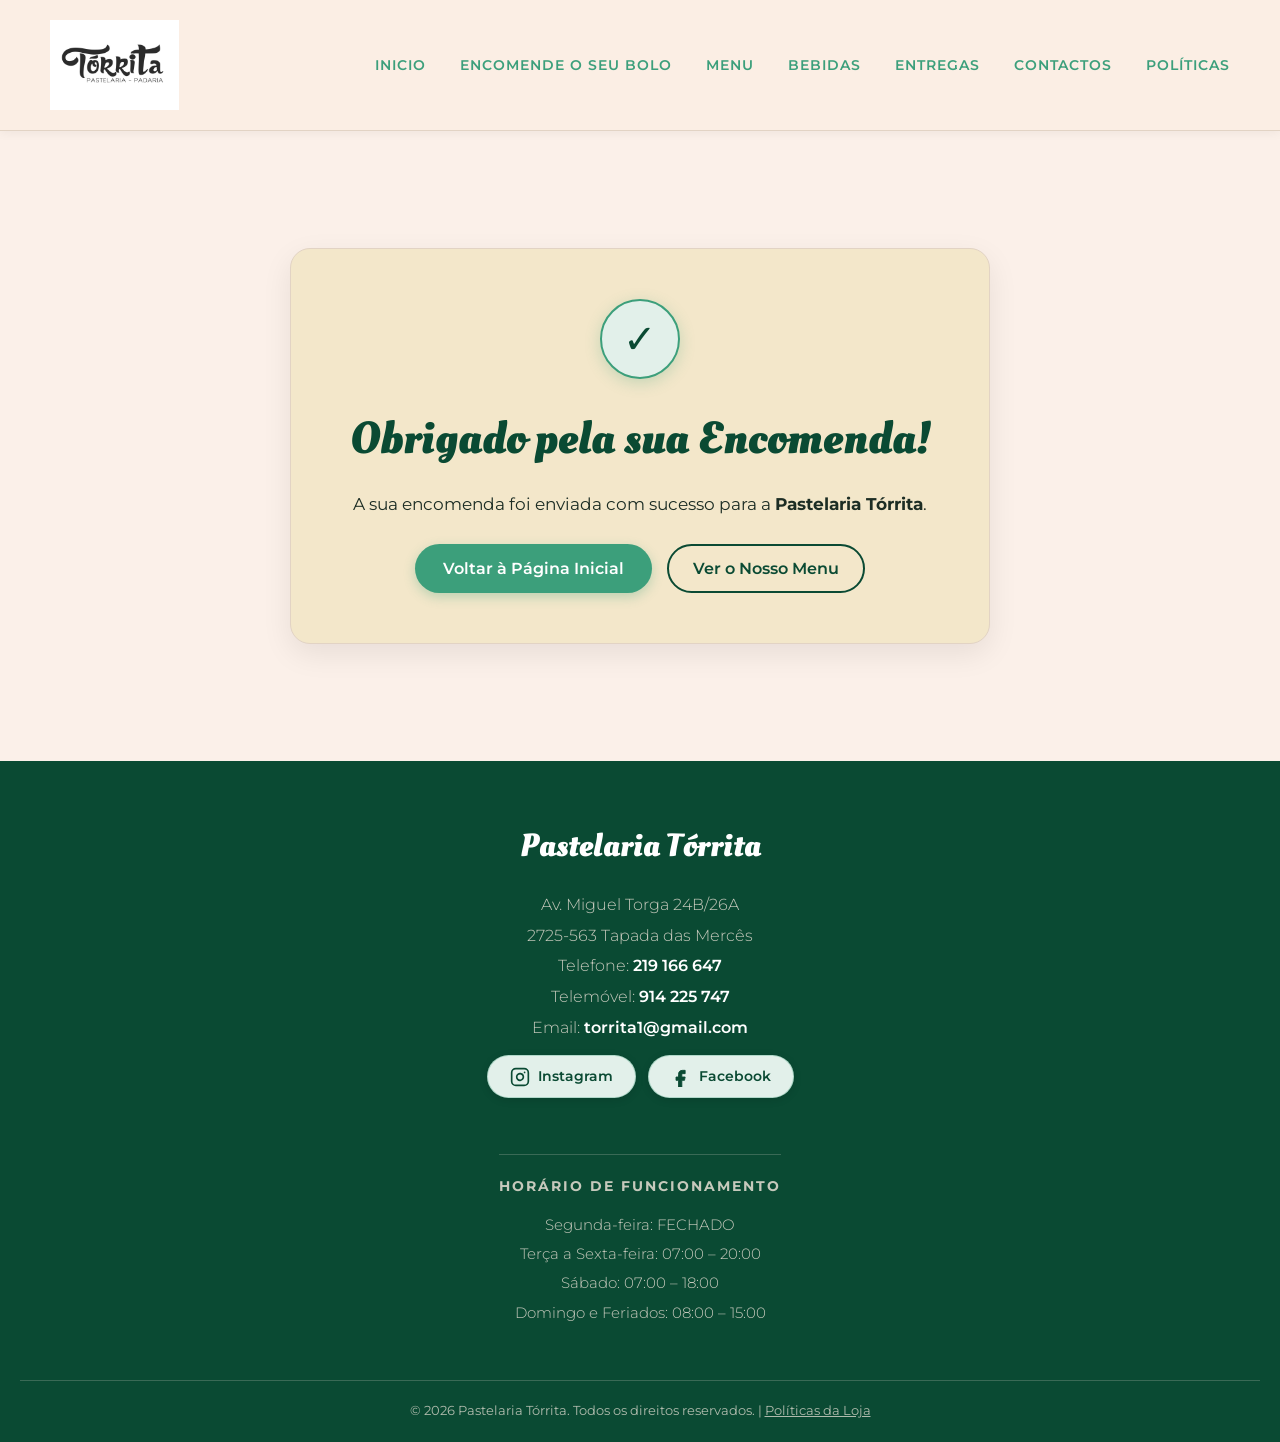
<file: agradecimento.html>
<!DOCTYPE html>
<html lang="pt-PT">

<head>
    <meta charset="UTF-8">
    <meta name="viewport" content="width=device-width, initial-scale=1.0">
    <title>Encomenda Recebida - Pastelaria Tórrita</title>
    <meta name="description"
        content="Obrigado pela sua encomenda na Pastelaria Tórrita. Recebemos o seu pedido com sucesso!">
    <link rel="icon" type="image/jpeg" href="fotos/logo.jpg">
    <link
        href="https://fonts.googleapis.com/css2?family=Montserrat:wght@300;400;600;700&family=Oleo+Script&display=swap"
        rel="stylesheet">
    <link rel="stylesheet" href="style.css">
</head>

<body>

    <header class="cabecalho">
        <div class="logo">
            <a href="index.html">
                <img src="fotos/logo.jpg" alt="Logótipo Pastelaria Tórrita">
            </a>
        </div>
        <button class="hamburger-btn" id="hamburger-btn" aria-label="Abrir Menu">
            <span></span>
            <span></span>
            <span></span>
        </button>
        <nav class="menu" id="menu-nav">
            <a href="index.html">Inicio</a>
            <a href="encomendas.html">Encomende o seu bolo</a>
            <a href="halloween.html" class="menu-halloween">Halloween &#127875;</a>
            <a href="cardapio.html">Menu</a>
            <a href="menu.html">Bebidas</a>
            <a href="delivery.html">Entregas</a>
            <a href="#contactos">Contactos</a>
            <a href="politicas.html">Políticas</a>
        </nav>
    </header>

    <main class="seccao-agradecimento">
        <div class="cartao-agradecimento">
            <div class="icone-sucesso-animado">✓</div>
            <h1>Obrigado pela sua Encomenda!</h1>
            <p>
                A sua encomenda foi enviada com sucesso para a <strong>Pastelaria Tórrita</strong>.<br>
            </p>

            <div class="botoes-agradecimento">
                <a href="index.html" class="btn-agradecimento-principal">Voltar à Página Inicial</a>
                <a href="cardapio.html" class="btn-agradecimento-secundario">Ver o Nosso Menu</a>
            </div>
        </div>
    </main>

    <footer id="contactos" class="rodape">
        <div class="info-rodape">
            <h4>Pastelaria Tórrita</h4>
            <p>Av. Miguel Torga 24B/26A</p>
            <p>2725-563 Tapada das Mercês</p>
            <p>Telefone: <a href="tel:219166647">219 166 647</a></p>
            <p>Telemóvel: <a href="tel:914225747">914 225 747</a></p>
            <p>Email: <a href="mailto:torrita1@gmail.com">torrita1@gmail.com</a></p>
            <div class="redes-sociais-rodape">
                <a href="https://www.instagram.com/torrita1/" target="_blank" rel="noopener noreferrer"
                    class="link-instagram-rodape" aria-label="Siga-nos no Instagram">
                    <svg width="20" height="20" viewBox="0 0 24 24" fill="none" stroke="currentColor" stroke-width="2"
                        stroke-linecap="round" stroke-linejoin="round">
                        <rect x="2" y="2" width="20" height="20" rx="5" ry="5"></rect>
                        <path d="M16 11.37A4 4 0 1 1 12.63 8 4 4 0 0 1 16 11.37z"></path>
                        <line x1="17.5" y1="6.5" x2="17.51" y2="6.5"></line>
                    </svg>
                    <span>Instagram</span>
                </a>
                <a href="https://www.facebook.com/profile.php?id=61569245280989&amp;locale=pt_PT" target="_blank" rel="noopener noreferrer"
                    class="link-facebook-rodape" aria-label="Siga-nos no Facebook">
                    <svg width="20" height="20" viewBox="0 0 24 24" fill="currentColor" aria-hidden="true">
                        <path d="M14 8h3V4h-3c-3.3 0-5 1.7-5 5v3H6v4h3v8h4v-8h3.2l.8-4H13V9c0-.7.3-1 1-1z"></path>
                    </svg>
                    <span>Facebook</span>
                </a>
            </div>
            <br>
            <div class="horario-detalhado">
                <h5>Horário de Funcionamento</h5>
                <p>Segunda-feira: FECHADO</p>
                <p>Terça a Sexta-feira: 07:00 – 20:00</p>
                <p>Sábado: 07:00 – 18:00</p>
                <p>Domingo e Feriados: 08:00 – 15:00</p>
            </div>
        </div>
        <div class="direitos">
            <p>&copy; 2026 Pastelaria Tórrita. Todos os direitos reservados. | <a href="politicas.html" style="color: inherit; text-decoration: underline;">Políticas da Loja</a></p>
        </div>
    </footer>

    <script>
        document.addEventListener('DOMContentLoaded', function () {
            const hamburgerBtn = document.getElementById('hamburger-btn');
            const menuNav = document.getElementById('menu-nav');

            if (hamburgerBtn && menuNav) {
                hamburgerBtn.addEventListener('click', function () {
                    hamburgerBtn.classList.toggle('ativo');
                    menuNav.classList.toggle('ativo');
                });

                menuNav.querySelectorAll('a').forEach(link => {
                    link.addEventListener('click', function () {
                        hamburgerBtn.classList.remove('ativo');
                        menuNav.classList.remove('ativo');
                    });
                });
            }
        });
    </script>

</body>

</html>
</file>
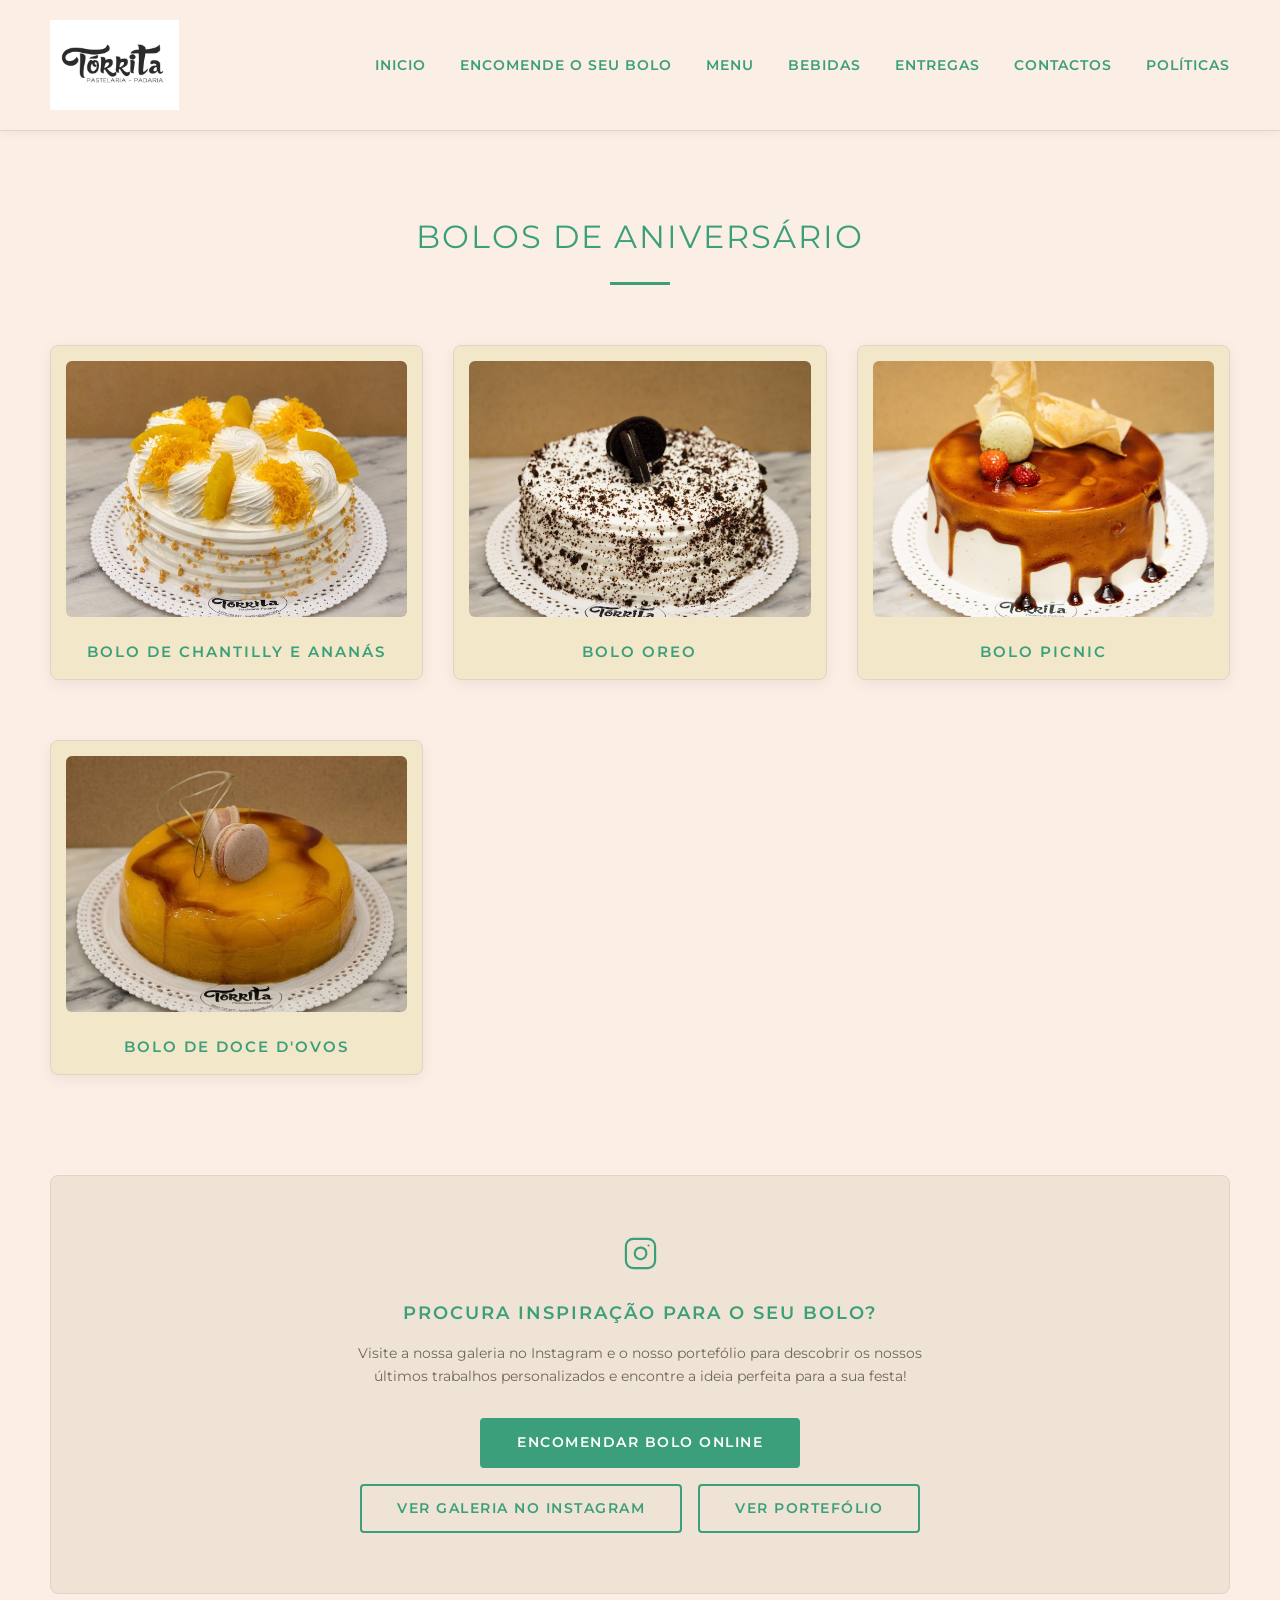
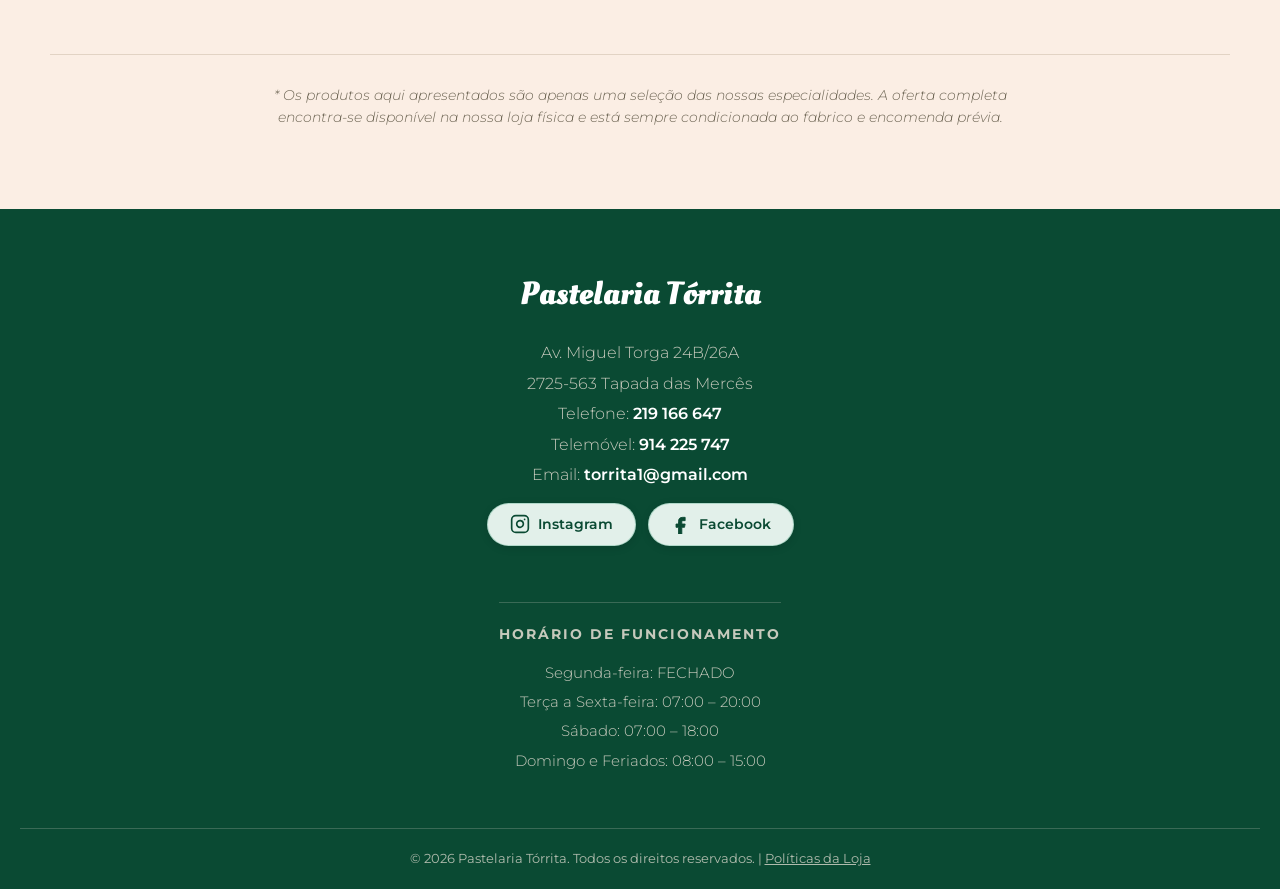
<file: catalogo-bolos-aniversario.html>
<!DOCTYPE html>
<html lang="pt-PT">

<head>
    <meta charset="UTF-8">
    <meta name="viewport" content="width=device-width, initial-scale=1.0">
    <title>Bolos de Aniversário - Pastelaria Tórrita</title>
    <link rel="icon" type="image/jpeg" href="fotos/logo.jpg">
    <link href="https://fonts.googleapis.com/css2?family=Montserrat:wght@300;400;600&family=Oleo+Script&display=swap"
        rel="stylesheet">
    <link rel="stylesheet" href="style.css">
</head>

<body>

    <header class="cabecalho">
        <div class="logo">
            <a href="index.html">
                <img src="fotos/logo.jpg" alt="Logótipo Pastelaria Tórrita">
            </a>
        </div>
        <button class="hamburger-btn" id="hamburger-btn" aria-label="Abrir Menu">
            <span></span>
            <span></span>
            <span></span>
        </button>
        <nav class="menu" id="menu-nav">
            <a href="index.html">Inicio</a>
            <a href="encomendas.html">Encomende o seu bolo</a>
            <a href="halloween.html" class="menu-halloween">Halloween &#127875;</a>
            <a href="cardapio.html">Menu</a>
            <a href="menu.html">Bebidas</a>
            <a href="delivery.html">Entregas</a>
            <a href="#contactos">Contactos</a>
            <a href="politicas.html">Políticas</a>
        </nav>
    </header>

    <section class="catalogo-completo">
        <h2>Bolos de Aniversário</h2>
        <div class="linha-separadora"></div>

        <div class="grid-catalogo">

            <div class="cartao-produto">
                <img src="fotos/chantilly.jpeg" alt="Bolo de Chantilly e Ananás">
                <div class="info-produto">
                    <h3>Bolo de Chantilly e Ananás</h3>
                    <p>Bolo fofo com cobertura cremoso de chantilly e pedaços frescos de ananás.</p>
                </div>
            </div>

            <div class="cartao-produto">
                <img src="fotos/oreo.jpeg.png" alt="Bolo Oreo">
                <div class="info-produto">
                    <h3>Bolo Oreo</h3>
                    <p>Bolo festivo recheado e coberto com o inconfundível creme Oreo.</p>
                </div>
            </div>

            <div class="cartao-produto">
                <img src="fotos/picnic.jpeg.png" alt="Bolo Picnic">
                <div class="info-produto">
                    <h3>Bolo Picnic</h3>
                    <p>Bolo intenso de chocolate recheado e coberto com brigadeiro cremoso.</p>
                </div>
            </div>

            <div class="cartao-produto">
                <img src="fotos/ovos.jpeg.png" alt="Bolo de doce d’ovos">
                <div class="info-produto">
                    <h3>Bolo de Doce d'Ovos</h3>
                    <p>Bolo tradicional de festa com rico recheio e cobertura de doce de ovos.</p>
                </div>
            </div>

            <div class="banner-instagram">
                <div class="banner-insta-conteudo">
                    <!-- Ícone do Instagram em SVG (não precisa de imagens extra) -->
                    <svg xmlns="http://www.w3.org/2000/svg" viewBox="0 0 24 24" fill="none" stroke="currentColor"
                        stroke-width="1.5" stroke-linecap="round" stroke-linejoin="round" class="icone-insta">
                        <rect x="2" y="2" width="20" height="20" rx="5" ry="5"></rect>
                        <path d="M16 11.37A4 4 0 1 1 12.63 8 4 4 0 0 1 16 11.37z"></path>
                        <line x1="17.5" y1="6.5" x2="17.51" y2="6.5"></line>
                    </svg>

                    <h3>Procura inspiração para o seu bolo?</h3>
                    <p>Visite a nossa galeria no Instagram e o nosso portefólio para descobrir os nossos últimos
                        trabalhos personalizados e
                        encontre a ideia perfeita para a sua festa!</p>

                    <div class="botoes-insta">
                        <a href="encomendas.html" class="botao-insta botao-destaque-encomenda">
                            Encomendar Bolo Online
                        </a>
                        <a href="https://www.instagram.com/torrita1/" target="_blank" class="botao-insta">
                            Ver Galeria no Instagram
                        </a>
                        <a href="https://www.behance.net/gallery/255702541/Bolos-de-Aniversario" target="_blank"
                            class="botao-insta">
                            Ver Portefólio
                        </a>
                    </div>
                </div>
            </div>

        </div>

        <div class="disclaimer-catalogo">
            <p>* Os produtos aqui apresentados são apenas uma seleção das nossas especialidades. A oferta completa
                encontra-se disponível na nossa loja física e está sempre condicionada ao fabrico e encomenda prévia.
            </p>
        </div>

    </section>

    <footer id="contactos" class="rodape">
        <div class="info-rodape">
            <h4>Pastelaria Tórrita</h4>
            <p>Av. Miguel Torga 24B/26A</p>
            <p>2725-563 Tapada das Mercês</p>
            <p>Telefone: <a href="tel:219166647">219 166 647</a></p>
            <p>Telemóvel: <a href="tel:914225747">914 225 747</a></p>
            <p>Email: <a href="mailto:torrita1@gmail.com">torrita1@gmail.com</a></p>
            <div class="redes-sociais-rodape">
                <a href="https://www.instagram.com/torrita1/" target="_blank" rel="noopener noreferrer"
                    class="link-instagram-rodape" aria-label="Siga-nos no Instagram">
                    <svg width="20" height="20" viewBox="0 0 24 24" fill="none" stroke="currentColor" stroke-width="2"
                        stroke-linecap="round" stroke-linejoin="round">
                        <rect x="2" y="2" width="20" height="20" rx="5" ry="5"></rect>
                        <path d="M16 11.37A4 4 0 1 1 12.63 8 4 4 0 0 1 16 11.37z"></path>
                        <line x1="17.5" y1="6.5" x2="17.51" y2="6.5"></line>
                    </svg>
                    <span>Instagram</span>
                </a>
                <a href="https://www.facebook.com/profile.php?id=61569245280989&amp;locale=pt_PT" target="_blank" rel="noopener noreferrer"
                    class="link-facebook-rodape" aria-label="Siga-nos no Facebook">
                    <svg width="20" height="20" viewBox="0 0 24 24" fill="currentColor" aria-hidden="true">
                        <path d="M14 8h3V4h-3c-3.3 0-5 1.7-5 5v3H6v4h3v8h4v-8h3.2l.8-4H13V9c0-.7.3-1 1-1z"></path>
                    </svg>
                    <span>Facebook</span>
                </a>
            </div>
            <br>
            <div class="horario-detalhado">
                <h5>Horário de Funcionamento</h5>
                <p>Segunda-feira: FECHADO</p>
                <p>Terça a Sexta-feira: 07:00 – 20:00</p>
                <p>Sábado: 07:00 – 18:00</p>
                <p>Domingo e Feriados: 08:00 – 15:00</p>
            </div>
        </div>
        <div class="direitos">
            <p>&copy; 2026 Pastelaria Tórrita. Todos os direitos reservados. | <a href="politicas.html"
                    style="color: inherit; text-decoration: underline;">Políticas da Loja</a></p>
        </div>
    </footer>
    <script>
        document.addEventListener('DOMContentLoaded', function () {
            const hamburgerBtn = document.getElementById('hamburger-btn');
            const menuNav = document.getElementById('menu-nav');

            if (hamburgerBtn && menuNav) {
                hamburgerBtn.addEventListener('click', function () {
                    hamburgerBtn.classList.toggle('ativo');
                    menuNav.classList.toggle('ativo');
                });

                menuNav.querySelectorAll('a').forEach(link => {
                    link.addEventListener('click', function () {
                        hamburgerBtn.classList.remove('ativo');
                        menuNav.classList.remove('ativo');
                    });
                });
            }
        });
    </script>

</body>

</html>
</file>
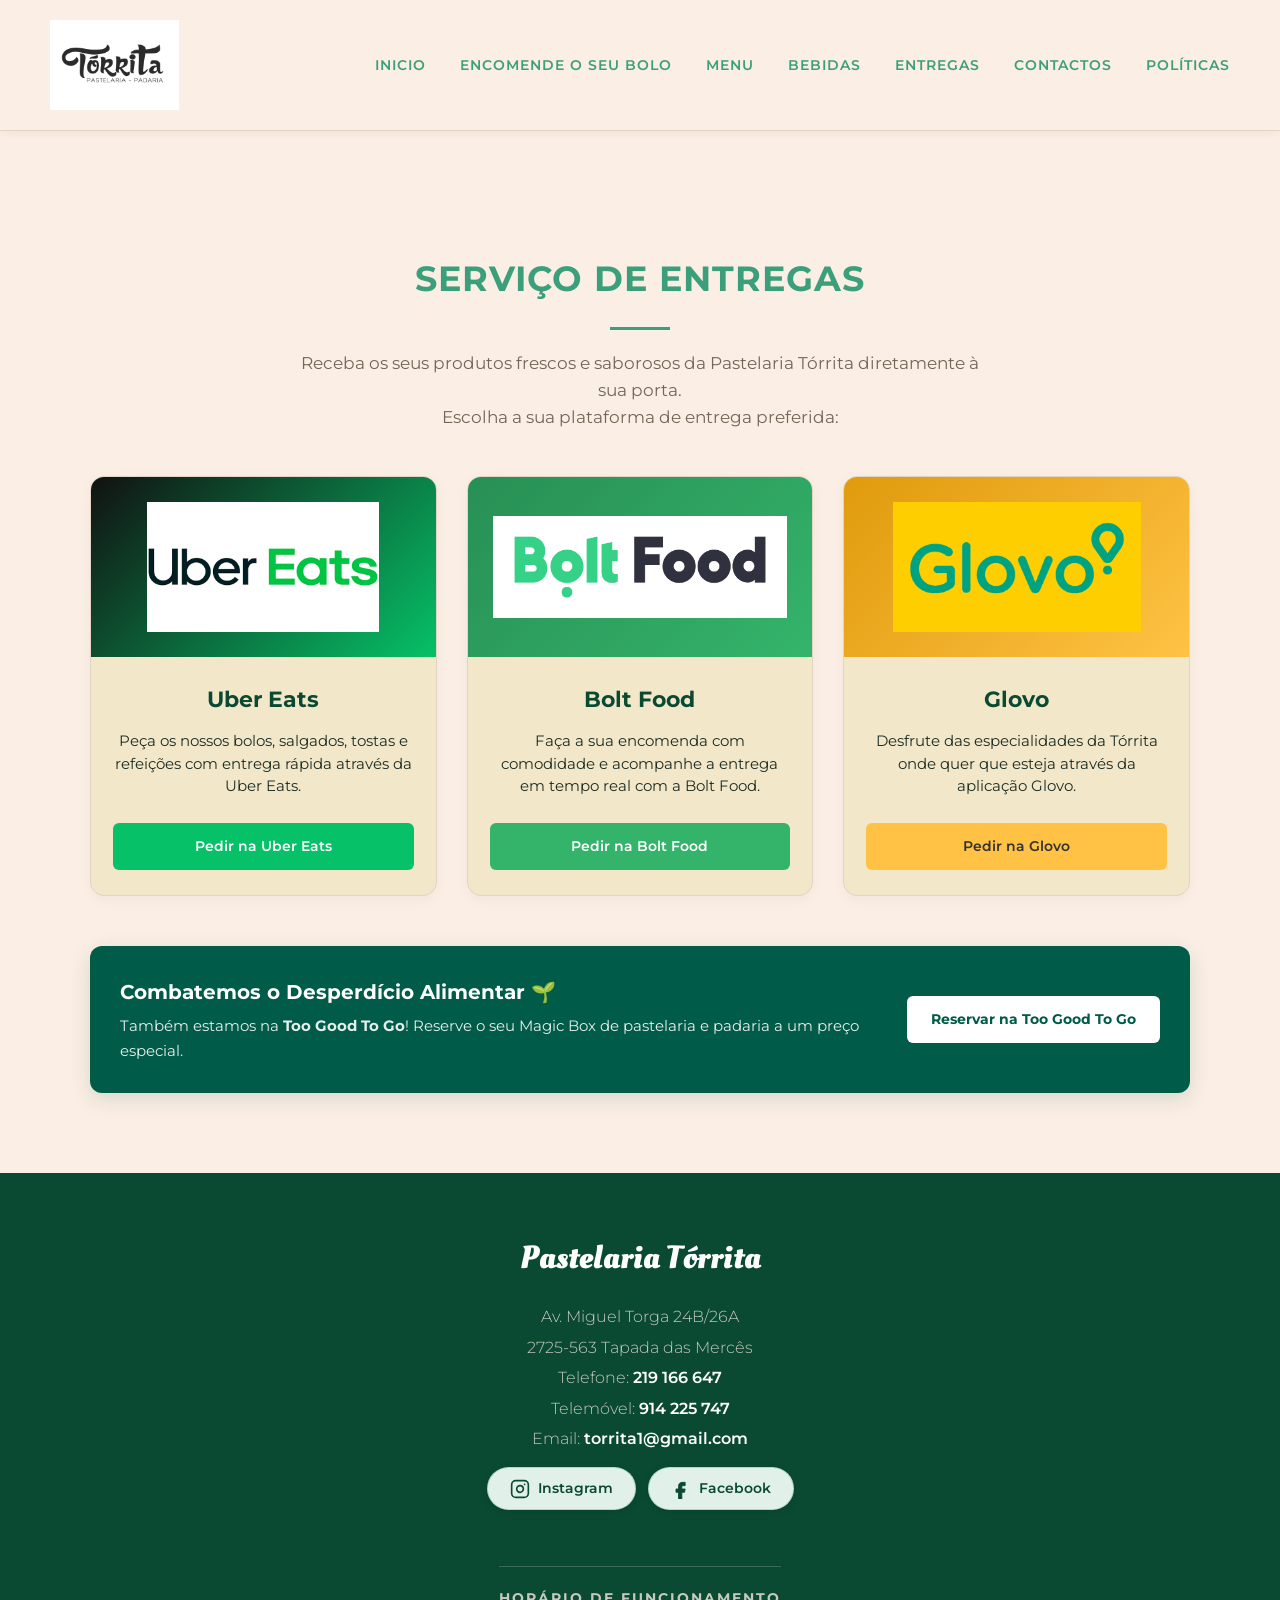
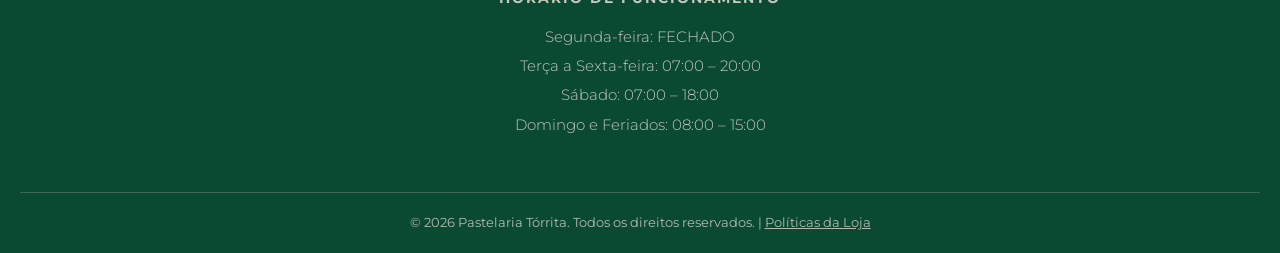
<file: delivery.html>
<!DOCTYPE html>
<html lang="pt-PT">

<head>
    <meta charset="UTF-8">
    <meta name="viewport" content="width=device-width, initial-scale=1.0">
    <title>Delivery - Pastelaria Tórrita</title>
    <meta name="description"
        content="Peça os seus produtos favoritos da Pastelaria Tórrita através das plataformas de delivery Uber Eats, Bolt Food e Glovo.">
    <link rel="icon" type="image/jpeg" href="fotos/logo.jpg">
    <link
        href="https://fonts.googleapis.com/css2?family=Montserrat:wght@300;400;600;700&family=Oleo+Script&display=swap"
        rel="stylesheet">
    <link rel="stylesheet" href="style.css">
</head>

<body>

    <header class="cabecalho">
        <div class="logo">
            <a href="index.html">
                <img src="fotos/logo.jpg" alt="Logótipo Pastelaria Tórrita">
            </a>
        </div>
        <button class="hamburger-btn" id="hamburger-btn" aria-label="Abrir Menu">
            <span></span>
            <span></span>
            <span></span>
        </button>
        <nav class="menu" id="menu-nav">
            <a href="index.html">Inicio</a>
            <a href="encomendas.html">Encomende o seu bolo</a>
            <a href="halloween.html" class="menu-halloween">Halloween &#127875;</a>
            <a href="cardapio.html">Menu</a>
            <a href="menu.html">Bebidas</a>
            <a href="delivery.html" class="ativo">Entregas</a>
            <a href="#contactos">Contactos</a>
            <a href="politicas.html">Políticas</a>
        </nav>
    </header>

    <main class="seccao-delivery">
        <div class="container-delivery">
            <h2>Serviço de Entregas</h2>
            <div class="linha-separadora"></div>
            <p class="descricao-delivery">
                Receba os seus produtos frescos e saborosos da Pastelaria Tórrita diretamente à sua porta. <br>
                Escolha a sua plataforma de entrega preferida:
            </p>

            <div class="grid-delivery">

                <!-- Cartão Uber Eats -->
                <div class="cartao-delivery uber-eats">
                    <div class="topo-cartao-delivery">
                        <img src="fotos/ubereats-logo.png" alt="Logótipo Uber Eats" class="imagem-fundo-plataforma">
                    </div>
                    <div class="conteudo-cartao-delivery">
                        <h3>Uber Eats</h3>
                        <p>Peça os nossos bolos, salgados, tostas e refeições com entrega rápida através da Uber Eats.
                        </p>
                        <a href="https://www.ubereats.com/pt/store/pastelaria-padaria-torrita/G1wC9cZISre5-AcK1CgDOg?srsltid=AfmBOorYlyfHIa5VxsW9jKKwCsjYMrcTE-oLIujz5b46omeE6TS4y0gM"
                            target="_blank" rel="noopener noreferrer" class="btn-plataforma btn-ubereats">
                            Pedir na Uber Eats
                        </a>
                    </div>
                </div>

                <!-- Cartão Bolt Food -->
                <div class="cartao-delivery bolt-food">
                    <div class="topo-cartao-delivery">
                        <img src="fotos/bolt_logo.png" alt="Logótipo Bolt Food" class="imagem-fundo-plataforma">
                    </div>
                    <div class="conteudo-cartao-delivery">
                        <h3>Bolt Food</h3>
                        <p>Faça a sua encomenda com comodidade e acompanhe a entrega em tempo real com a Bolt Food.</p>
                        <a href="https://food.bolt.eu/pt-pt/386-lisbon/p/23383-torrita/" target="_blank"
                            rel="noopener noreferrer" class="btn-plataforma btn-bolt">
                            Pedir na Bolt Food
                        </a>
                    </div>
                </div>

                <!-- Cartão Glovo -->
                <div class="cartao-delivery glovo">
                    <div class="topo-cartao-delivery">
                        <img src="fotos/glovo_logo.png" alt="Logótipo Glovo" class="imagem-fundo-plataforma">
                    </div>
                    <div class="conteudo-cartao-delivery">
                        <h3>Glovo</h3>
                        <p>Desfrute das especialidades da Tórrita onde quer que esteja através da aplicação Glovo.</p>
                        <a href="https://glovoapp.com/pt/pt/lisboa/stores/torrita-lis" target="_blank"
                            rel="noopener noreferrer" class="btn-plataforma btn-glovo">
                            Pedir na Glovo
                        </a>
                    </div>
                </div>

            </div>

            <!-- Destaque Too Good To Go -->
            <div class="caixa-toogoodtogo">
                <div class="conteudo-toogoodtogo">
                    <h4>Combatemos o Desperdício Alimentar 🌱</h4>
                    <p>Também estamos na <strong>Too Good To Go</strong>! Reserve o seu Magic Box de pastelaria e
                        padaria a um preço especial.</p>
                </div>
                <a href="https://www.toogoodtogo.com/pt/find/algueirao-memmartins/pastelariatorrita/bakedgoods/pastelaria-291993"
                    target="_blank" rel="noopener noreferrer" class="btn-toogoodtogo">
                    Reservar na Too Good To Go
                </a>
            </div>
        </div>
    </main>

    <footer id="contactos" class="rodape">
        <div class="info-rodape">
            <h4>Pastelaria Tórrita</h4>
            <p>Av. Miguel Torga 24B/26A</p>
            <p>2725-563 Tapada das Mercês</p>
            <p>Telefone: <a href="tel:219166647">219 166 647</a></p>
            <p>Telemóvel: <a href="tel:914225747">914 225 747</a></p>
            <p>Email: <a href="mailto:torrita1@gmail.com">torrita1@gmail.com</a></p>
            <div class="redes-sociais-rodape">
                <a href="https://www.instagram.com/torrita1/" target="_blank" rel="noopener noreferrer"
                    class="link-instagram-rodape" aria-label="Siga-nos no Instagram">
                    <svg width="20" height="20" viewBox="0 0 24 24" fill="none" stroke="currentColor" stroke-width="2"
                        stroke-linecap="round" stroke-linejoin="round">
                        <rect x="2" y="2" width="20" height="20" rx="5" ry="5"></rect>
                        <path d="M16 11.37A4 4 0 1 1 12.63 8 4 4 0 0 1 16 11.37z"></path>
                        <line x1="17.5" y1="6.5" x2="17.51" y2="6.5"></line>
                    </svg>
                    <span>Instagram</span>
                </a>
                <a href="https://www.facebook.com/profile.php?id=61569245280989&amp;locale=pt_PT" target="_blank" rel="noopener noreferrer"
                    class="link-facebook-rodape" aria-label="Siga-nos no Facebook">
                    <svg width="20" height="20" viewBox="0 0 24 24" fill="currentColor" aria-hidden="true">
                        <path d="M14 8h3V4h-3c-3.3 0-5 1.7-5 5v3H6v4h3v8h4v-8h3.2l.8-4H13V9c0-.7.3-1 1-1z"></path>
                    </svg>
                    <span>Facebook</span>
                </a>
            </div>
            <br>
            <div class="horario-detalhado">
                <h5>Horário de Funcionamento</h5>
                <p>Segunda-feira: FECHADO</p>
                <p>Terça a Sexta-feira: 07:00 – 20:00</p>
                <p>Sábado: 07:00 – 18:00</p>
                <p>Domingo e Feriados: 08:00 – 15:00</p>
            </div>
        </div>
        <div class="direitos">
            <p>&copy; 2026 Pastelaria Tórrita. Todos os direitos reservados. | <a href="politicas.html"
                    style="color: inherit; text-decoration: underline;">Políticas da Loja</a></p>
        </div>
    </footer>

    <script>
        document.addEventListener('DOMContentLoaded', function () {
            const hamburgerBtn = document.getElementById('hamburger-btn');
            const menuNav = document.getElementById('menu-nav');

            if (hamburgerBtn && menuNav) {
                hamburgerBtn.addEventListener('click', function () {
                    hamburgerBtn.classList.toggle('ativo');
                    menuNav.classList.toggle('ativo');
                });

                menuNav.querySelectorAll('a').forEach(link => {
                    link.addEventListener('click', function () {
                        hamburgerBtn.classList.remove('ativo');
                        menuNav.classList.remove('ativo');
                    });
                });
            }
        });
    </script>

</body>

</html>
</file>
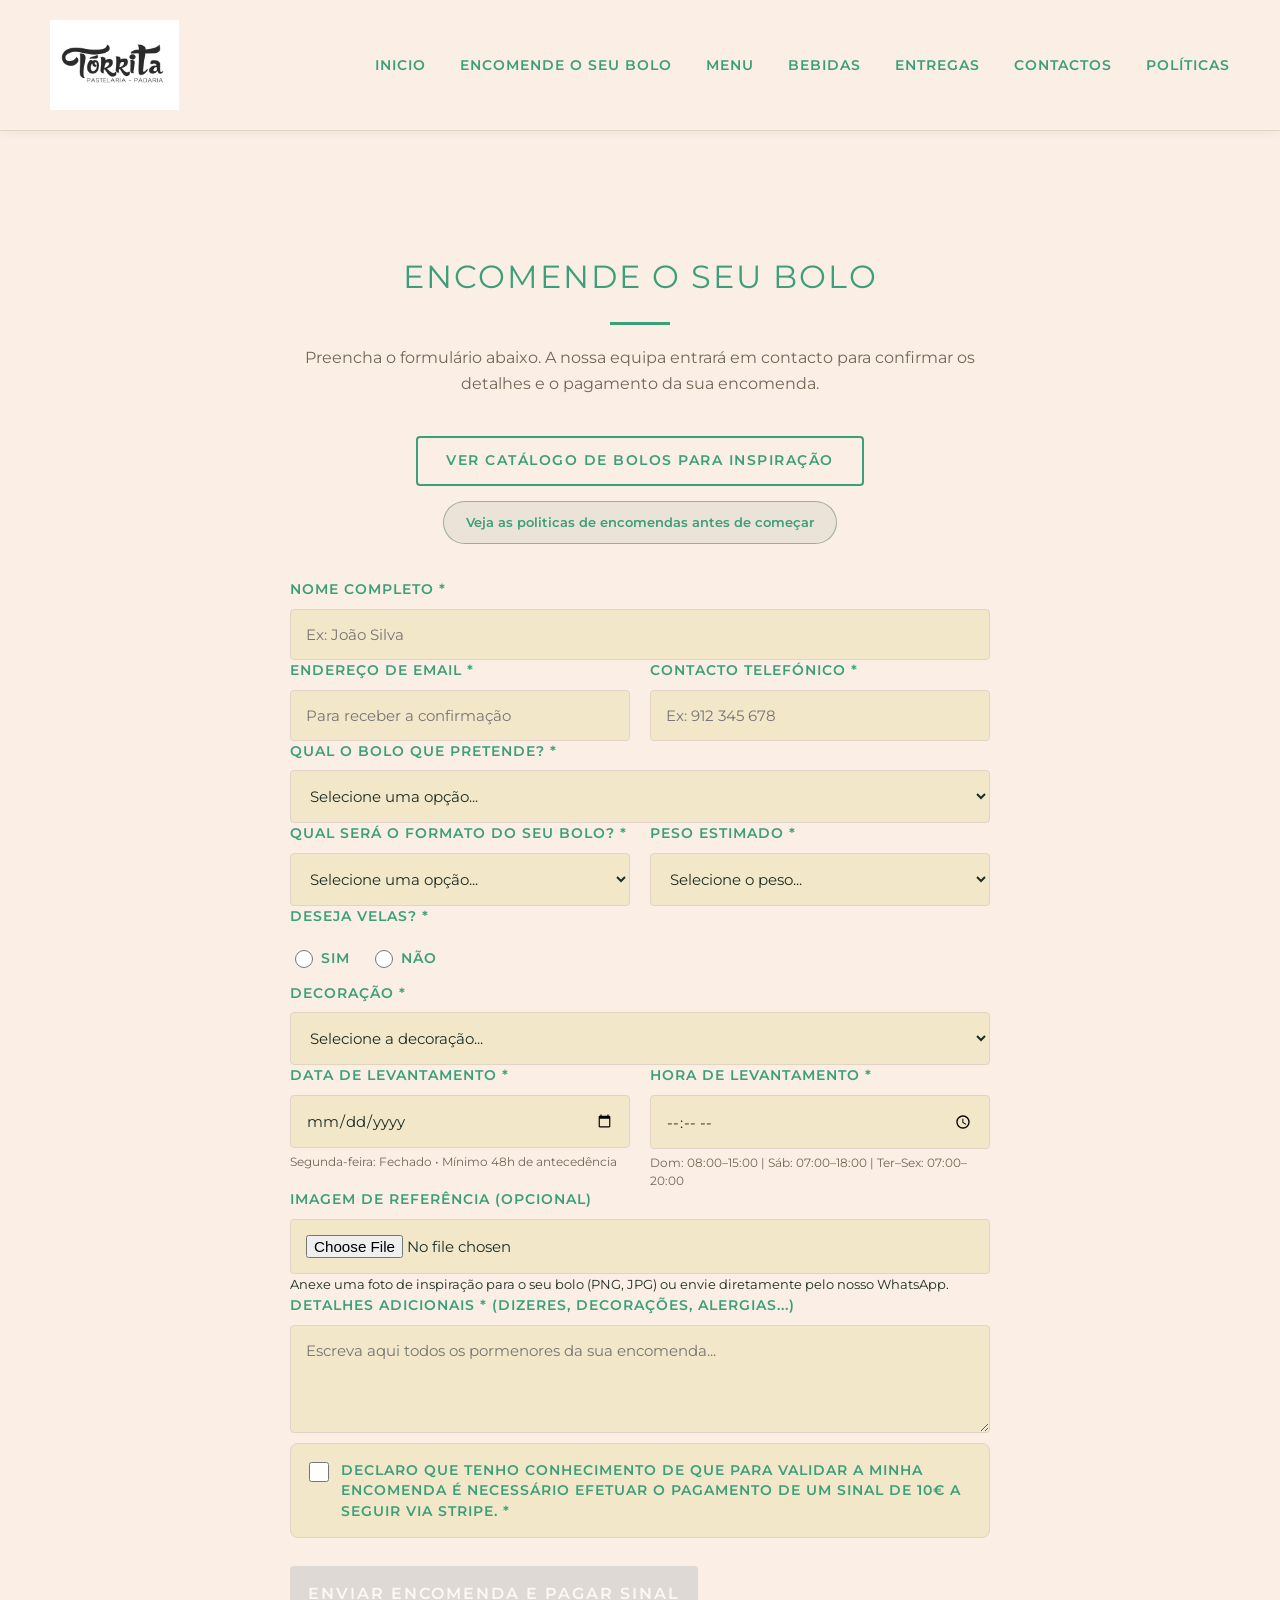
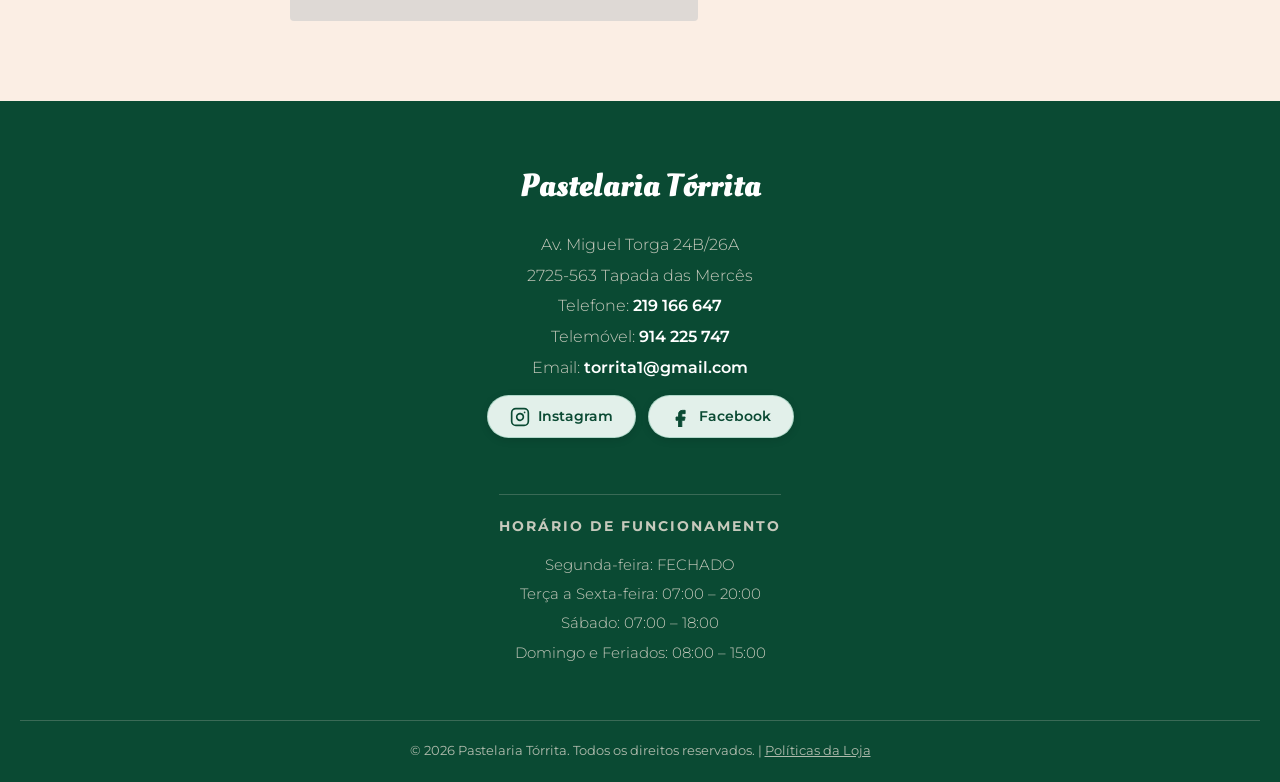
<file: encomendas.html>
<!DOCTYPE html>
<html lang="pt-PT">

<head>
    <meta charset="UTF-8">
    <meta name="viewport" content="width=device-width, initial-scale=1.0">
    <title>Encomendar Bolo - Pastelaria Tórrita</title>
    <link rel="icon" type="image/jpeg" href="fotos/logo.jpg">
    <link href="https://fonts.googleapis.com/css2?family=Montserrat:wght@300;400;600&family=Oleo+Script&display=swap"
        rel="stylesheet">
    <link rel="stylesheet" href="style.css">
</head>

<body>

    <header class="cabecalho">
        <div class="logo">
            <a href="index.html">
                <img src="fotos/logo.jpg" alt="Logótipo Pastelaria Tórrita">
            </a>
        </div>
        <button class="hamburger-btn" id="hamburger-btn" aria-label="Abrir Menu">
            <span></span>
            <span></span>
            <span></span>
        </button>
        <nav class="menu" id="menu-nav">
            <a href="index.html">Inicio</a>
            <a href="encomendas.html" class="ativo">Encomende o seu bolo</a>
            <a href="halloween.html" class="menu-halloween">Halloween &#127875;</a>
            <a href="cardapio.html">Menu</a>
            <a href="menu.html">Bebidas</a>
            <a href="delivery.html">Entregas</a>
            <a href="#contactos">Contactos</a>
            <a href="politicas.html">Políticas</a>
        </nav>
    </header>

    <section class="seccao-encomenda">
        <div class="conteiner-encomenda">
            <h2>Encomende o seu Bolo</h2>
            <div class="linha-separadora"></div>
            <p class="descricao-encomenda">Preencha o formulário abaixo. A nossa equipa entrará em contacto para
                confirmar os detalhes e o pagamento da sua encomenda.</p>

            <div class="container-botao-inspiracao">
                <a href="catalogo-bolos-aniversario.html" class="botao-inspiracao">
                    Ver Catálogo de Bolos para Inspiração
                </a>
            </div>

            <div class="container-veja-politicas">
                <a href="politicas.html" class="botao-politicas">
                    Veja as politicas de encomendas antes de começar
                </a>
            </div>

            <!-- O action define para onde vai o email. O method POST envia os dados de forma segura -->
            <form action="https://api.web3forms.com/submit" method="POST" id="form-encomendas"
                enctype="multipart/form-data">

                <!-- Campos ocultos de configuração Web3Forms -->
                <input type="hidden" name="access_key" value="d513de2c-779d-4849-a1c7-9eec4f1c5721">
                <input type="hidden" name="subject" value="&#127874; Nova Encomenda de Bolo - Site Tórrita!">
                <input type="hidden" name="from_name" value="Site Pastelaria Tórrita">
                <!-- Proteção anti-spam invisível (Honeypot) -->
                <input type="checkbox" name="botcheck" class="hidden" style="display: none;">
                <input type="hidden" name="replyto" id="replyto-hidden">

                <div class="grupo-input">
                    <label for="nome">Nome Completo *</label>
                    <input type="text" id="nome" name="Nome" required minlength="3" pattern="^[A-Za-zÀ-ÿ\s'-]{3,}$"
                        placeholder="Ex: João Silva" title="Introduza um nome válido (mínimo 3 letras).">
                    <span class="mensagem-erro-inline" id="erro-nome"></span>
                </div>

                <div class="grupo-input-metade">
                    <div class="grupo-input">
                        <label for="email">Endereço de Email *</label>
                        <input type="email" id="email" name="email" required
                            pattern="^[a-zA-Z0-9._%+-]+@[a-zA-Z0-9.-]+\.[a-zA-Z]{2,}$"
                            placeholder="Para receber a confirmação" title="Introduza um endereço de email válido.">
                        <span class="mensagem-erro-inline" id="erro-email"></span>
                    </div>
                    <div class="grupo-input">
                        <label for="telefone">Contacto Telefónico *</label>
                        <input type="tel" id="telefone" name="Telefone" required minlength="9" maxlength="15"
                            pattern="^(\+351\s?)?[239]\d{2}\s?\d{3}\s?\d{3}$" placeholder="Ex: 912 345 678"
                            title="Introduza um contacto telefónico válido (ex: 912345678).">
                        <span class="mensagem-erro-inline" id="erro-telefone"></span>
                    </div>
                </div>

                <div class="grupo-input">
                    <label for="tipo-bolo">Qual o bolo que pretende? *</label>
                    <select id="tipo-bolo" name="Tipo de Bolo" required>
                        <option value="" disabled selected>Selecione uma opção...</option>
                        <option value="Bolo de Brigadeiro">Bolo de Brigadeiro</option>
                        <option value="Bolo Kinder Bueno">Bolo Kinder Bueno</option>
                        <option value="Bolo de Doce de Ovos">Bolo de Doce de Ovos</option>
                        <option value="Bolo de Chantilly e Frutas">Bolo de Chantilly e Frutas</option>
                        <option value="Personalizado">Personalizado</option>
                    </select>
                    <span class="mensagem-erro-inline" id="erro-tipo-bolo"></span>
                </div>

                <div id="detalhes-bolo">
                    <div class="grupo-input">
                        <label for="base-bolo">Qual será a base do seu bolo? *</label>
                        <select id="base-bolo" name="Base do Bolo">
                            <option value="" disabled selected>Selecione uma opção...</option>
                            <option value="Pão de Ló normal">Pão de Ló normal</option>
                            <option value="Pão de Ló chocolate">Pão de Ló chocolate</option>
                            <option value="Pão de ló amêndoa">Pão de ló amêndoa</option>
                            <option value="Pão de ló pistachio">Pão de ló pistachio</option>
                            <option value="Red Velvet">Red Velvet</option>
                            <option value="Massa folhada">Massa folhada</option>
                        </select>
                        <span class="mensagem-erro-inline" id="erro-base-bolo"></span>
                    </div>

                    <div class="grupo-input">
                        <label for="recheio-bolo">Qual será o recheio do seu bolo? *</label>
                        <select id="recheio-bolo" name="Recheio do Bolo">
                            <option value="" disabled selected>Selecione uma opção...</option>
                            <option value="Doce d´Ovos">Doce d´Ovos</option>
                            <option value="Chantilly">Chantilly</option>
                            <option value="Cheesecake">Cheesecake</option>
                            <option value="Kinder Bueno">Kinder Bueno</option>
                            <option value="Ferrero">Ferrero</option>
                            <option value="Chocolate">Chocolate</option>
                            <option value="Doce de Pistachio">Doce de Pistachio</option>
                            <option value="Doce de Morango">Doce de Morango</option>
                            <option value="Creme Russo">Creme Russo (Chantilly + Doce d´Ovos)</option>
                            <option value="Lotus Biscoff">Lotus Biscoff</option>
                        </select>
                        <span class="mensagem-erro-inline" id="erro-recheio-bolo"></span>
                    </div>

                    <div class="grupo-input">
                        <label for="cobertura-bolo">Qual será a cobertura do seu bolo? *</label>
                        <select id="cobertura-bolo" name="Cobertura do Bolo">
                            <option value="" disabled selected>Selecione uma opção...</option>
                            <option value="Doce d´Ovos">Doce d´Ovos</option>
                            <option value="Chantilly">Chantilly</option>
                            <option value="Cheesecake">Cheesecake</option>
                            <option value="Kinder Bueno">Kinder Bueno</option>
                            <option value="Ferrero">Ferrero</option>
                            <option value="Chocolate">Chocolate</option>
                            <option value="Doce de Pistachio">Doce de Pistachio</option>
                            <option value="Doce de Morango">Doce de Morango</option>
                            <option value="Creme Russo">Creme Russo</option>
                            <option value="Lotus Biscoff">Lotus Biscoff</option>
                        </select>
                        <span class="mensagem-erro-inline" id="erro-cobertura-bolo"></span>
                    </div>
                </div>

                <div class="grupo-input-metade">
                    <div class="grupo-input">
                        <label for="formato-bolo">Qual será o formato do seu bolo? *</label>
                        <select id="formato-bolo" name="Formato do Bolo">
                            <option value="" disabled selected>Selecione uma opção...</option>
                            <option value="Redondo">Redondo</option>
                            <option value="Retangular">Retangular</option>
                            <option value="Coração">Coração</option>
                        </select>
                        <span class="mensagem-erro-inline" id="erro-formato-bolo"></span>
                    </div>
                    <div class="grupo-input">
                        <label for="peso">Peso Estimado *</label>
                        <select id="peso" name="Peso" required>
                            <option value="" disabled selected>Selecione o peso...</option>
                            <option value="1 kg (aprox. 8 a 10 fatias)">1 kg (aprox. 8 a 10 fatias)</option>
                            <option value="1.5 kg (aprox. 12 a 15 fatias)">1.5 kg (aprox. 12 a 15 fatias)</option>
                            <option value="2 kg (aprox. 18 a 22 fatias)">2 kg (aprox. 18 a 22 fatias)</option>
                            <option value="Mais de 2 kg">Mais de 2 kg</option>
                        </select>
                        <span class="mensagem-erro-inline" id="erro-peso"></span>
                    </div>
                </div>

                <div class="grupo-input-metade">
                    <div class="grupo-input">
                        <label>Deseja Velas? *</label>
                        <div class="opcoes-radio">
                            <label class="opcao-radio">
                                <input type="radio" id="velas-sim" name="Velas" value="Sim" required>
                                <span>Sim</span>
                            </label>
                            <label class="opcao-radio">
                                <input type="radio" id="velas-nao" name="Velas" value="Não" required>
                                <span>Não</span>
                            </label>
                        </div>
                        <span class="mensagem-erro-inline" id="erro-velas"></span>
                    </div>
                    <div class="grupo-input" id="grupo-idade-velas" style="display: none;">
                        <label for="idade-velas">Idade / Número das Velas *</label>
                        <input type="number" id="idade-velas" name="Idade para Velas" min="0" max="150"
                            placeholder="Ex: 25">
                        <span class="mensagem-erro-inline" id="erro-idade-velas"></span>
                    </div>
                </div>

                <div class="grupo-input">
                    <label for="decoracao">Decoração *</label>
                    <select id="decoracao" name="Decoração" required>
                        <option value="" disabled selected>Selecione a decoração...</option>
                        <option value="Ao gosto do pasteleiro">Ao gosto do pasteleiro</option>
                        <option value="Com estampagem (+3.50€)">Com estampagem (+3.50€)</option>
                        <option value="Igual á fotografia de referência (25€/kg)">Igual à fotografia de referência
                            (25€/kg)</option>
                    </select>
                    <span class="mensagem-erro-inline" id="erro-decoracao"></span>
                </div>

                <div class="grupo-input-metade">
                    <div class="grupo-input">
                        <label for="data">Data de Levantamento *</label>
                        <input type="date" id="data" name="Data de Levantamento" required>
                        <small class="ajuda-campo" id="ajuda-data">Segunda-feira: Fechado • Mínimo 48h de
                            antecedência</small>
                        <span class="mensagem-erro-inline" id="erro-data"></span>
                    </div>
                    <div class="grupo-input">
                        <label for="hora">Hora de Levantamento *</label>
                        <input type="time" id="hora" name="Hora de Levantamento" required>
                        <small class="ajuda-campo" id="ajuda-hora">Dom: 08:00–15:00 | Sáb: 07:00–18:00 | Ter–Sex:
                            07:00–20:00</small>
                        <span class="mensagem-erro-inline" id="erro-hora"></span>
                    </div>
                </div>

                <div class="grupo-input">
                    <label for="imagem-bolo">Imagem de Referência (Opcional)</label>
                    <input type="file" id="imagem-bolo" name="imagem_referencia"
                        accept="image/png, image/jpeg, image/webp">
                    <small>Anexe uma foto de inspiração para o seu bolo (PNG, JPG) ou envie diretamente pelo nosso
                        WhatsApp.</small>
                </div>

                <div class="grupo-input">
                    <label for="mensagem">Detalhes Adicionais * (Dizeres, decorações, alergias...)</label>
                    <textarea id="mensagem" name="Mensagem/Detalhes" rows="4" required
                        placeholder="Escreva aqui todos os pormenores da sua encomenda..."></textarea>
                    <span class="mensagem-erro-inline" id="erro-mensagem"></span>
                </div>

                <div class="grupo-input grupo-checkbox-sinal">
                    <label class="opcao-checkbox" for="confirmar-sinal">
                        <input type="checkbox" id="confirmar-sinal" name="Confirmacao_Sinal"
                            value="Concordo com o pagamento do sinal" required>
                        <span>Declaro que tenho conhecimento de que para validar a minha encomenda é necessário efetuar
                            o pagamento de um sinal de 10€ a seguir via Stripe. *</span>
                    </label>
                    <span class="mensagem-erro-inline" id="erro-confirmar-sinal"></span>
                </div>

                <button type="submit" id="btn-submeter" disabled class="botao-enviar-luxo">Enviar Encomenda e Pagar
                    Sinal</button>
            </form>
        </div>
    </section>

    <footer id="contactos" class="rodape">
        <div class="info-rodape">
            <h4>Pastelaria Tórrita</h4>
            <p>Av. Miguel Torga 24B/26A</p>
            <p>2725-563 Tapada das Mercês</p>
            <p>Telefone: <a href="tel:219166647">219 166 647</a></p>
            <p>Telemóvel: <a href="tel:914225747">914 225 747</a></p>
            <p>Email: <a href="mailto:torrita1@gmail.com">torrita1@gmail.com</a></p>
            <div class="redes-sociais-rodape">
                <a href="https://www.instagram.com/torrita1/" target="_blank" rel="noopener noreferrer"
                    class="link-instagram-rodape" aria-label="Siga-nos no Instagram">
                    <svg width="20" height="20" viewBox="0 0 24 24" fill="none" stroke="currentColor" stroke-width="2"
                        stroke-linecap="round" stroke-linejoin="round">
                        <rect x="2" y="2" width="20" height="20" rx="5" ry="5"></rect>
                        <path d="M16 11.37A4 4 0 1 1 12.63 8 4 4 0 0 1 16 11.37z"></path>
                        <line x1="17.5" y1="6.5" x2="17.51" y2="6.5"></line>
                    </svg>
                    <span>Instagram</span>
                </a>
                <a href="https://www.facebook.com/profile.php?id=61569245280989&amp;locale=pt_PT" target="_blank"
                    rel="noopener noreferrer" class="link-facebook-rodape" aria-label="Siga-nos no Facebook">
                    <svg width="20" height="20" viewBox="0 0 24 24" fill="currentColor" aria-hidden="true">
                        <path d="M14 8h3V4h-3c-3.3 0-5 1.7-5 5v3H6v4h3v8h4v-8h3.2l.8-4H13V9c0-.7.3-1 1-1z"></path>
                    </svg>
                    <span>Facebook</span>
                </a>
            </div>
            <br>
            <div class="horario-detalhado">
                <h5>Horário de Funcionamento</h5>
                <p>Segunda-feira: FECHADO</p>
                <p>Terça a Sexta-feira: 07:00 – 20:00</p>
                <p>Sábado: 07:00 – 18:00</p>
                <p>Domingo e Feriados: 08:00 – 15:00</p>
            </div>
        </div>
        <div class="direitos">
            <p>&copy; 2026 Pastelaria Tórrita. Todos os direitos reservados. | <a href="politicas.html"
                    style="color: inherit; text-decoration: underline;">Políticas da Loja</a></p>
        </div>
    </footer>

    <script>
        document.addEventListener('DOMContentLoaded', function () {
            const hamburgerBtn = document.getElementById('hamburger-btn');
            const menuNav = document.getElementById('menu-nav');

            if (hamburgerBtn && menuNav) {
                hamburgerBtn.addEventListener('click', function () {
                    hamburgerBtn.classList.toggle('ativo');
                    menuNav.classList.toggle('ativo');
                });

                menuNav.querySelectorAll('a').forEach(link => {
                    link.addEventListener('click', function () {
                        hamburgerBtn.classList.remove('ativo');
                        menuNav.classList.remove('ativo');
                    });
                });
            }

            const form = document.querySelector('form');
            const dataInput = document.getElementById('data');
            const horaInput = document.getElementById('hora');
            const telefoneInput = document.getElementById('telefone');
            const nomeInput = document.getElementById('nome');
            const emailInput = document.getElementById('email');
            const replytoHidden = document.getElementById('replyto-hidden');

            if (emailInput && replytoHidden) {
                emailInput.addEventListener('input', function () {
                    replytoHidden.value = emailInput.value;
                });
            }
            const tipoBoloInput = document.getElementById('tipo-bolo');
            const pesoInput = document.getElementById('peso');
            const decoracaoInput = document.getElementById('decoracao');
            const mensagemInput = document.getElementById('mensagem');
            const confirmarSinalInput = document.getElementById('confirmar-sinal');
            const erroConfirmarSinal = document.getElementById('erro-confirmar-sinal');
            const btnSubmeter = document.getElementById('btn-submeter');

            // Campos de Velas (Radio Buttons)
            const velasRadios = document.querySelectorAll('input[name="Velas"]');
            const grupoIdadeVelasDiv = document.getElementById('grupo-idade-velas');
            const idadeVelasInput = document.getElementById('idade-velas');
            let formTocadoRadioVelas = false;

            function getVelasSelecionadas() {
                const selecionado = document.querySelector('input[name="Velas"]:checked');
                return selecionado ? selecionado.value : '';
            }

            // Novos elementos do bolo personalizado
            const detalhesBoloDiv = document.getElementById('detalhes-bolo');
            const baseBoloInput = document.getElementById('base-bolo');
            const recheioBoloInput = document.getElementById('recheio-bolo');
            const coberturaBoloInput = document.getElementById('cobertura-bolo');
            const formatoBoloInput = document.getElementById('formato-bolo');

            // Elementos de mensagem de erro inline
            const erroNome = document.getElementById('erro-nome');
            const erroEmail = document.getElementById('erro-email');
            const erroTelefone = document.getElementById('erro-telefone');
            const erroTipoBolo = document.getElementById('erro-tipo-bolo');
            const erroBaseBolo = document.getElementById('erro-base-bolo');
            const erroRecheioBolo = document.getElementById('erro-recheio-bolo');
            const erroCoberturaBolo = document.getElementById('erro-cobertura-bolo');
            const erroPeso = document.getElementById('erro-peso');
            const erroVelas = document.getElementById('erro-velas');
            const erroIdadeVelas = document.getElementById('erro-idade-velas');
            const erroDecoracao = document.getElementById('erro-decoracao');
            const erroData = document.getElementById('erro-data');
            const erroHora = document.getElementById('erro-hora');
            const erroMensagem = document.getElementById('erro-mensagem');

            // Definir a data mínima para 48 horas depois da data atual
            const dataMinimaCalendario = new Date();
            dataMinimaCalendario.setDate(dataMinimaCalendario.getDate() + 2);
            const ano = dataMinimaCalendario.getFullYear();
            const mes = String(dataMinimaCalendario.getMonth() + 1).padStart(2, '0');
            const dia = String(dataMinimaCalendario.getDate()).padStart(2, '0');
            const dataMinima = `${ano}-${mes}-${dia}`;

            dataInput.setAttribute('min', dataMinima);

            // Elementos de ajuda informativa
            const ajudaDataEl = document.getElementById('ajuda-data');
            const ajudaHoraEl = document.getElementById('ajuda-hora');

            // Guardar a última mensagem de erro da hora de funcionamento
            let mensagemErroHoraActual = '';

            // Atualiza restrições de min/max e texto de ajuda do horário de acordo com o dia selecionado
            function atualizarRestricoesHorario() {
                if (!dataInput.value) {
                    horaInput.removeAttribute('min');
                    horaInput.removeAttribute('max');
                    horaInput.disabled = false;
                    if (ajudaHoraEl) {
                        ajudaHoraEl.textContent = 'Dom: 08:00–15:00 | Sáb: 07:00–18:00 | Ter–Sex: 07:00–20:00';
                        ajudaHoraEl.style.color = '';
                    }
                    return;
                }

                const [ano, mes, dia] = dataInput.value.split('-').map(Number);
                const dataSelecionada = new Date(ano, mes - 1, dia);
                const diaDaSemana = dataSelecionada.getDay(); // 0 = Domingo, 1 = Segunda, 2-5 = Ter-Sex, 6 = Sábado

                if (diaDaSemana === 1) { // Segunda-feira: FECHADO
                    horaInput.removeAttribute('min');
                    horaInput.removeAttribute('max');
                    horaInput.value = '';
                    horaInput.disabled = true;
                    if (ajudaHoraEl) {
                        ajudaHoraEl.textContent = 'Encerramos à segunda-feira. Por favor selecione outra data.';
                        ajudaHoraEl.style.color = '#d9534f';
                    }
                } else {
                    horaInput.disabled = false;
                    if (ajudaHoraEl) {
                        ajudaHoraEl.style.color = '';
                    }
                    if (diaDaSemana === 0) { // Domingo: 08:00 - 15:00
                        horaInput.min = '08:00';
                        horaInput.max = '15:00';
                        if (ajudaHoraEl) {
                            ajudaHoraEl.textContent = 'Horário aceite aos domingos: 08:00 às 15:00';
                        }
                    } else if (diaDaSemana === 6) { // Sábado: 07:00 - 18:00
                        horaInput.min = '07:00';
                        horaInput.max = '18:00';
                        if (ajudaHoraEl) {
                            ajudaHoraEl.textContent = 'Horário aceite aos sábados: 07:00 às 18:00';
                        }
                    } else { // Terça a Sexta: 07:00 - 20:00
                        horaInput.min = '07:00';
                        horaInput.max = '20:00';
                        if (ajudaHoraEl) {
                            ajudaHoraEl.textContent = 'Horário aceite de terça a sexta: 07:00 às 20:00';
                        }
                    }
                }
            }

            // Validar o horário de levantamento de acordo com o dia da semana
            function validarHorarioFuncionamento() {
                atualizarRestricoesHorario();

                if (!dataInput.value) {
                    horaInput.setCustomValidity('Por favor selecione primeiro a data de levantamento.');
                    mensagemErroHoraActual = 'Por favor selecione primeiro a data de levantamento.';
                    return false;
                }

                const [ano, mes, dia] = dataInput.value.split('-').map(Number);
                const dataSelecionada = new Date(ano, mes - 1, dia);
                const diaDaSemana = dataSelecionada.getDay(); // 0 = Domingo, 1 = Segunda, 2-5 = Ter-Sex, 6 = Sábado

                if (diaDaSemana === 1) {
                    mensagemErroHoraActual = 'Estamos encerrados à segunda-feira. Não são aceites encomendas neste dia.';
                    horaInput.setCustomValidity(mensagemErroHoraActual);
                    return false;
                }

                if (!horaInput.value) {
                    horaInput.setCustomValidity('');
                    mensagemErroHoraActual = 'Por favor selecione a hora de levantamento.';
                    return false;
                }

                const [horasStr, minutosStr] = horaInput.value.split(':');
                const tempoEmMinutos = Number(horasStr) * 60 + Number(minutosStr);

                let minMinutos = 7 * 60; // 07:00
                let maxMinutos = 20 * 60; // 20:00 (Terça a Sexta)

                if (diaDaSemana === 6) {
                    minMinutos = 7 * 60; // 07:00 (Sábado)
                    maxMinutos = 18 * 60; // 18:00 (Sábado)
                } else if (diaDaSemana === 0) {
                    minMinutos = 8 * 60; // 08:00 (Domingo)
                    maxMinutos = 15 * 60; // 15:00 (Domingo)
                }

                if (tempoEmMinutos < minMinutos || tempoEmMinutos > maxMinutos) {
                    if (diaDaSemana === 0) {
                        mensagemErroHoraActual = 'Horário indisponível! Aos domingos o horário de levantamento é das 08:00 às 15:00.';
                    } else if (diaDaSemana === 6) {
                        mensagemErroHoraActual = 'Horário indisponível! Aos sábados o horário de levantamento é das 07:00 às 18:00.';
                    } else {
                        mensagemErroHoraActual = 'Horário indisponível! De terça a sexta-feira o horário de levantamento é das 07:00 às 20:00.';
                    }
                    horaInput.setCustomValidity(mensagemErroHoraActual);
                    return false;
                } else {
                    horaInput.setCustomValidity('');
                    mensagemErroHoraActual = '';
                    return true;
                }
            }

            // Função auxiliar para atualizar o estado visual e o texto de erro de um campo
            function atualizarFeedbackCampo(input, elementoErro, estaValido, mensagemErro) {
                if (estaValido || !input.dataset.touched) {
                    input.classList.remove('campo-invalido');
                    if (elementoErro) {
                        elementoErro.textContent = '';
                        elementoErro.classList.remove('ativo');
                    }
                } else {
                    input.classList.add('campo-invalido');
                    if (elementoErro) {
                        elementoErro.textContent = mensagemErro;
                        elementoErro.classList.add('ativo');
                    }
                }
            }

            // Função principal para verificar todos os campos e atualizar feedback
            function verificarFormularioCompleto() {
                const ePersonalizado = tipoBoloInput.value === 'Personalizado';

                if (ePersonalizado) {
                    detalhesBoloDiv.style.display = 'flex';
                    baseBoloInput.required = true;
                    recheioBoloInput.required = true;
                    coberturaBoloInput.required = true;
                } else {
                    detalhesBoloDiv.style.display = 'none';
                    baseBoloInput.required = false;
                    recheioBoloInput.required = false;
                    coberturaBoloInput.required = false;
                }

                // Gerir exibição do campo da idade das velas
                const valorVelas = getVelasSelecionadas();
                const pretendeVelas = valorVelas === 'Sim';

                if (pretendeVelas) {
                    grupoIdadeVelasDiv.style.display = 'flex';
                    idadeVelasInput.required = true;
                } else {
                    grupoIdadeVelasDiv.style.display = 'none';
                    idadeVelasInput.required = false;
                    idadeVelasInput.classList.remove('campo-invalido');
                    if (erroIdadeVelas) {
                        erroIdadeVelas.textContent = '';
                        erroIdadeVelas.classList.remove('ativo');
                    }
                }

                // Validações individuais
                const nomeValido = nomeInput.value.trim().length >= 3;
                const emailValido = /^[a-zA-Z0-9._%+-]+@[a-zA-Z0-9.-]+\.[a-zA-Z]{2,}$/.test(emailInput.value.trim());
                const telefoneLimpo = telefoneInput.value.replace(/\s+/g, '');
                const telefoneValido = /^(\+351)?[239]\d{8}$/.test(telefoneLimpo);
                const tipoBoloValido = tipoBoloInput.value !== '';
                const pesoValido = pesoInput.value !== '';
                const decoracaoValida = decoracaoInput.value !== '';
                const velasValidas = valorVelas !== '';
                const idadeVelasValida = !pretendeVelas || (idadeVelasInput.value.trim() !== '' && Number(idadeVelasInput.value) >= 0);
                let dataValida = Boolean(dataInput.value && dataInput.value >= dataMinima);
                let mensagemErroDataActual = 'A data de levantamento deve ser agendada com pelo menos 48 horas de antecedência.';

                if (dataInput.value) {
                    const [anoD, mesD, diaD] = dataInput.value.split('-').map(Number);
                    const dataObj = new Date(anoD, mesD - 1, diaD);
                    if (dataObj.getDay() === 1) { // Segunda-feira
                        dataValida = false;
                        mensagemErroDataActual = 'Estamos encerrados à segunda-feira. Por favor selecione outra data (terça a domingo).';
                        dataInput.setCustomValidity('Estamos encerrados à segunda-feira.');
                    } else if (dataInput.value < dataMinima) {
                        dataValida = false;
                        mensagemErroDataActual = 'A data de levantamento deve ser agendada com pelo menos 48 horas de antecedência.';
                        dataInput.setCustomValidity('A data de levantamento deve ser agendada com pelo menos 48 horas de antecedência.');
                    } else {
                        dataInput.setCustomValidity('');
                    }
                }

                atualizarRestricoesHorario();
                const horaValida = horaInput.value !== '' && !horaInput.disabled && validarHorarioFuncionamento();
                const mensagemValida = mensagemInput.value.trim().length > 0;
                const sinalConfirmado = confirmarSinalInput.checked;

                const baseValida = !ePersonalizado || baseBoloInput.value !== '';
                const recheioValido = !ePersonalizado || recheioBoloInput.value !== '';
                const coberturaValida = !ePersonalizado || coberturaBoloInput.value !== '';

                // Atualizar o feedback visual de cada campo se já tiver sido tocado
                atualizarFeedbackCampo(nomeInput, erroNome, nomeValido, 'Por favor introduza o seu nome completo (mínimo 3 letras).');
                atualizarFeedbackCampo(emailInput, erroEmail, emailValido, 'Por favor introduza um endereço de email válido (ex: exemplo@email.com).');
                atualizarFeedbackCampo(telefoneInput, erroTelefone, telefoneValido, 'Por favor introduza um contacto telefónico válido em Portugal (9 dígitos).');
                atualizarFeedbackCampo(tipoBoloInput, erroTipoBolo, tipoBoloValido, 'Por favor selecione o tipo de bolo pretendido.');
                atualizarFeedbackCampo(pesoInput, erroPeso, pesoValido, 'Por favor selecione o peso estimado do bolo.');
                atualizarFeedbackCampo(decoracaoInput, erroDecoracao, decoracaoValida, 'Por favor selecione a opção de decoração.');

                // Feedback para os botões radio de Velas
                if (velasValidas || !formTocadoRadioVelas) {
                    if (erroVelas) {
                        erroVelas.textContent = '';
                        erroVelas.classList.remove('ativo');
                    }
                } else {
                    if (erroVelas) {
                        erroVelas.textContent = 'Por favor indique se pretende velas.';
                        erroVelas.classList.add('ativo');
                    }
                }

                if (pretendeVelas) {
                    atualizarFeedbackCampo(idadeVelasInput, erroIdadeVelas, idadeVelasValida, 'Por favor indique a idade/número para as velas.');
                }

                atualizarFeedbackCampo(dataInput, erroData, dataValida, mensagemErroDataActual);
                atualizarFeedbackCampo(horaInput, erroHora, horaValida, mensagemErroHoraActual || 'Por favor selecione a hora de levantamento.');
                atualizarFeedbackCampo(mensagemInput, erroMensagem, mensagemValida, 'Por favor especifique os pormenores da sua encomenda.');
                atualizarFeedbackCampo(confirmarSinalInput, erroConfirmarSinal, sinalConfirmado, 'É obrigatório declarar conhecimento do pagamento do sinal.');

                if (ePersonalizado) {
                    atualizarFeedbackCampo(baseBoloInput, erroBaseBolo, baseValida, 'Por favor selecione a base do bolo.');
                    atualizarFeedbackCampo(recheioBoloInput, erroRecheioBolo, recheioValido, 'Por favor selecione o recheio do bolo.');
                    atualizarFeedbackCampo(coberturaBoloInput, erroCoberturaBolo, coberturaValida, 'Por favor selecione a cobertura do bolo.');
                }

                const todosValidos = nomeValido && emailValido && telefoneValido && tipoBoloValido && pesoValido && decoracaoValida && velasValidas && idadeVelasValida && dataValida && horaValida && mensagemValida && baseValida && recheioValido && coberturaValida && sinalConfirmado;

                btnSubmeter.disabled = !todosValidos;
            }

            // Adicionar evento nos radio buttons de Velas
            velasRadios.forEach(radio => {
                radio.addEventListener('change', function () {
                    formTocadoRadioVelas = true;
                    verificarFormularioCompleto();
                });
            });

            // Marcar campos como tocados ao interagir (blur)
            const todosCampos = [nomeInput, emailInput, telefoneInput, tipoBoloInput, baseBoloInput, recheioBoloInput, coberturaBoloInput, pesoInput, decoracaoInput, idadeVelasInput, dataInput, horaInput, mensagemInput, confirmarSinalInput];
            todosCampos.forEach(campo => {
                campo.addEventListener('blur', function () {
                    campo.dataset.touched = 'true';
                    verificarFormularioCompleto();
                });
                campo.addEventListener('input', function () {
                    if (campo.dataset.touched) {
                        verificarFormularioCompleto();
                    }
                });
                campo.addEventListener('change', function () {
                    if (campo.dataset.touched) {
                        verificarFormularioCompleto();
                    }
                });
            });

            // Eventos dedicados para data e hora com atualização imediata de restrições
            dataInput.addEventListener('change', function () {
                dataInput.dataset.touched = 'true';
                atualizarRestricoesHorario();
                if (horaInput.value) {
                    horaInput.dataset.touched = 'true';
                }
                verificarFormularioCompleto();
            });

            horaInput.addEventListener('change', function () {
                horaInput.dataset.touched = 'true';
                verificarFormularioCompleto();
            });

            horaInput.addEventListener('input', function () {
                horaInput.dataset.touched = 'true';
                verificarFormularioCompleto();
            });

            // Escutar eventos gerais no formulário
            form.addEventListener('input', verificarFormularioCompleto);
            form.addEventListener('change', verificarFormularioCompleto);

            // Chave da API gratuita do ImgBB para alojamento de fotos de referência
            const IMGBB_API_KEY = 'f8780dd16fefef2903fca2febadeebe5';

            // Validação e envio do formulário
            form.addEventListener('submit', async function (event) {
                event.preventDefault();

                formTocadoRadioVelas = true;
                todosCampos.forEach(campo => campo.dataset.touched = 'true');
                verificarFormularioCompleto();

                if (btnSubmeter.disabled) {
                    form.reportValidity();
                    return;
                }

                // Desativa o botão e informa o cliente
                const textoOriginal = btnSubmeter.textContent;
                btnSubmeter.disabled = true;

                const imagemInput = document.getElementById('imagem-bolo');
                let linkFoto = '';

                // Se o cliente anexou uma foto, faz upload para o ImgBB para obter link direto
                if (imagemInput && imagemInput.files && imagemInput.files.length > 0) {
                    btnSubmeter.textContent = 'A carregar fotografia de referência...';
                    try {
                        const imgFormData = new FormData();
                        imgFormData.append('image', imagemInput.files[0]);

                        const imgResponse = await fetch('https://api.imgbb.com/1/upload?key=' + IMGBB_API_KEY, {
                            method: 'POST',
                            body: imgFormData
                        });
                        const imgResultado = await imgResponse.json();

                        if (imgResultado && imgResultado.success && imgResultado.data && imgResultado.data.url) {
                            linkFoto = imgResultado.data.url;
                        }
                    } catch (erroFoto) {
                        console.warn('Não foi possível carregar foto para o ImgBB:', erroFoto);
                    }
                }

                btnSubmeter.textContent = 'A processar encomenda...';

                const formData = new FormData(form);
                if (linkFoto) {
                    formData.append('Foto_Referencia', linkFoto);
                } else if (imagemInput && imagemInput.files && imagemInput.files.length > 0) {
                    formData.append('Nota_Foto', 'Foto selecionada: ' + imagemInput.files[0].name + ' (solicitar por WhatsApp)');
                }
                formData.delete('imagem_referencia');

                const dadosForm = Object.fromEntries(formData);
                const jsonPayload = JSON.stringify(dadosForm);

                try {
                    const response = await fetch('https://api.web3forms.com/submit', {
                        method: 'POST',
                        headers: {
                            'Content-Type': 'application/json',
                            'Accept': 'application/json'
                        },
                        body: jsonPayload
                    });

                    let resultado;
                    try {
                        resultado = await response.json();
                    } catch (e) {
                        resultado = {};
                    }

                    if (response.status === 200 || resultado.success) {
                        btnSubmeter.textContent = 'A redirecionar para o pagamento (Stripe)...';
                        window.location.href = 'https://buy.stripe.com/6oU3co0XF77f9XFcXyfYY00';
                    } else {
                        alert(resultado.message || 'Ocorreu um erro ao enviar o pedido. Por favor tente novamente.');
                        btnSubmeter.disabled = false;
                        btnSubmeter.textContent = textoOriginal;
                    }
                } catch (erro) {
                    console.error('Erro no envio:', erro);
                    btnSubmeter.textContent = 'A redirecionar para o pagamento (Stripe)...';
                    window.location.href = 'https://buy.stripe.com/6oU3co0XF77f9XFcXyfYY00';
                }
            });

            // Executar verificação inicial ao carregar a página
            verificarFormularioCompleto();
        });
    </script>

</body>

</html>
</file>
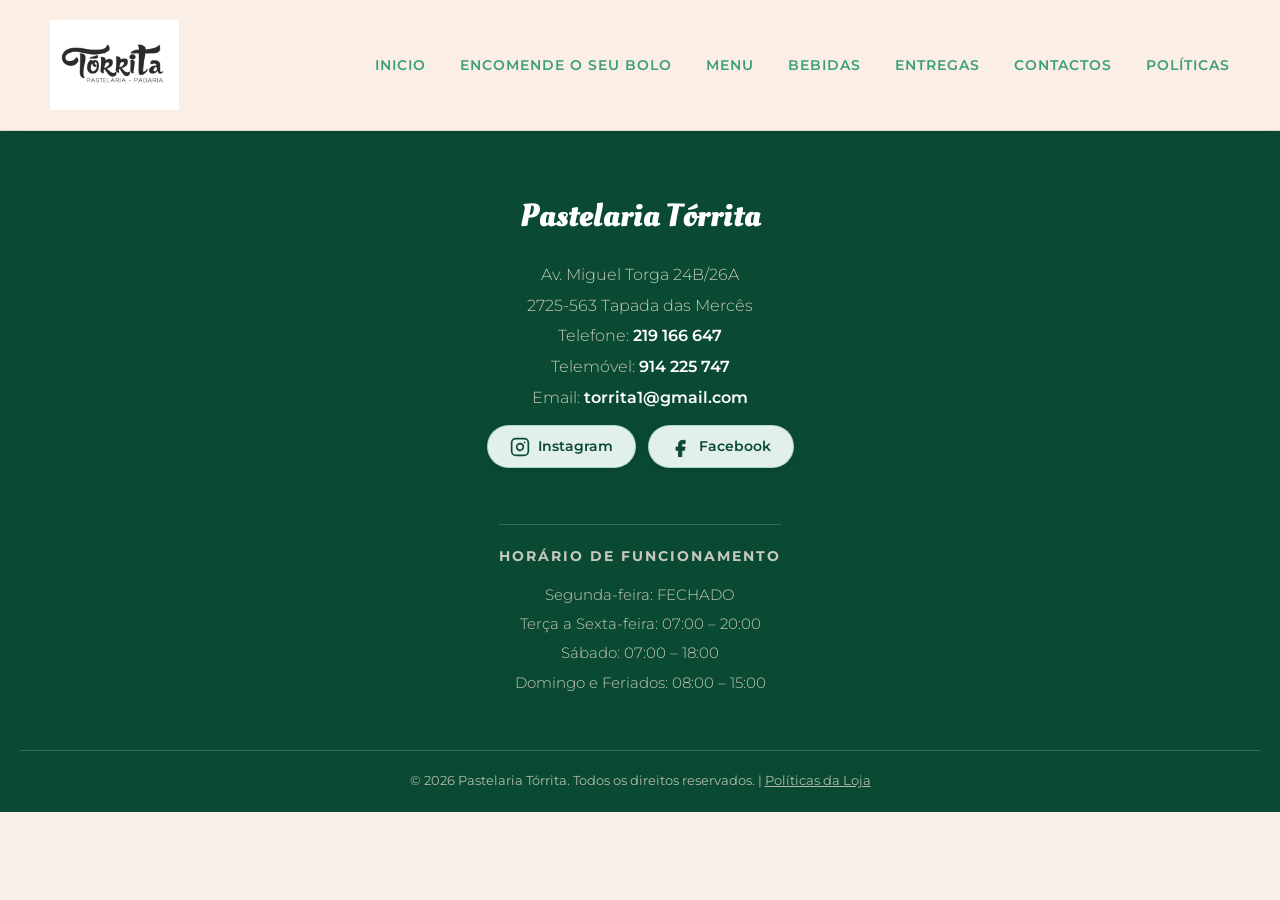
<file: halloween.html>
<!DOCTYPE html>
<html lang="pt-PT">

<head>
    <meta charset="UTF-8">
    <meta name="viewport" content="width=device-width, initial-scale=1.0">
    <title>Encomendas de Halloween - Pastelaria Tórrita</title>
    <meta name="description"
        content="Encomende os doces de Halloween da Pastelaria Tórrita: bolos de abóbora, fantasma e esqueleto, cupcakes e bolachas decoradas. Fabrico próprio na Tapada das Mercês.">
    <link rel="icon" type="image/jpeg" href="fotos/logo.jpg">
    <link
        href="https://fonts.googleapis.com/css2?family=Montserrat:wght@300;400;600&family=Oleo+Script&family=Creepster&display=swap"
        rel="stylesheet">
    <link rel="stylesheet" href="style.css">
</head>

<body class="pagina-halloween">

    <header class="cabecalho">
        <div class="logo">
            <a href="index.html">
                <img src="fotos/logo.jpg" alt="Logótipo Pastelaria Tórrita">
            </a>
        </div>
        <button class="hamburger-btn" id="hamburger-btn" aria-label="Abrir Menu">
            <span></span>
            <span></span>
            <span></span>
        </button>
        <nav class="menu" id="menu-nav">
            <a href="index.html">Inicio</a>
            <a href="encomendas.html">Encomende o seu bolo</a>
            <a href="halloween.html" class="menu-halloween ativo">Halloween &#127875;</a>
            <a href="cardapio.html">Menu</a>
            <a href="menu.html">Bebidas</a>
            <a href="delivery.html">Entregas</a>
            <a href="#contactos">Contactos</a>
            <a href="politicas.html">Políticas</a>
        </nav>
    </header>

    <main>
        <!-- Hero de Halloween -->
        <section class="halloween-hero">
            <div class="halloween-morcegos" aria-hidden="true">
                <span>&#129415;</span><span>&#129415;</span><span>&#129415;</span>
            </div>
            <div class="halloween-hero-conteudo">
                <span class="halloween-etiqueta">Edição Limitada</span>
                <h1>Doces de Halloween</h1>
                <p>Bolos, cupcakes e bolachas assustadoramente deliciosos, feitos à mão na nossa pastelaria.
                    Escolha os seus favoritos e faça já a sua encomenda!</p>
                <a href="#produtos-halloween" class="botao-halloween">Escolher Doces &#127875;</a>
            </div>
        </section>

        <section class="seccao-halloween" id="produtos-halloween">
            <div class="conteiner-halloween">
                <h2>Escolha os seus doces</h2>
                <div class="linha-separadora linha-halloween"></div>
                <p class="descricao-encomenda">Use os botões <strong>+</strong> e <strong>&minus;</strong> para indicar
                    as quantidades. A nossa equipa entrará em contacto para confirmar os detalhes e o valor final.</p>

                <div class="container-veja-politicas">
                    <a href="politicas.html" class="botao-politicas">
                        Veja as políticas de encomendas antes de começar
                    </a>
                </div>

                <!-- Grelha de Produtos -->
                <div class="grid-halloween" id="grid-halloween">
                    <article class="cartao-halloween" data-produto="Bolo Abóbora" data-campo="Bolo Abóbora" data-preco="14">
                        <div class="cartao-halloween-imagem">
                            <img src="fotos/Halloween/bolo_abobora.PNG" alt="Bolo em forma de abóbora de Halloween"
                                loading="lazy">
                        </div>
                        <div class="cartao-halloween-info">
                            <div class="cartao-halloween-topo">
                                <h3>Bolo Abóbora</h3>
                                <span class="preco-halloween">14,00€</span>
                            </div>
                            <p>Abóbora sorridente com "terra" de chocolate e pão de ló com doce de ovos.</p>
                            <div class="seletor-quantidade">
                                <button type="button" class="qtd-btn qtd-menos"
                                    aria-label="Diminuir quantidade de Bolo Abóbora">&minus;</button>
                                <input type="number" class="qtd-input" id="qtd-bolo-abobora" value="0" min="0" max="50"
                                    aria-label="Quantidade de Bolo Abóbora">
                                <button type="button" class="qtd-btn qtd-mais"
                                    aria-label="Aumentar quantidade de Bolo Abóbora">+</button>
                            </div>
                        </div>
                    </article>

                    <article class="cartao-halloween" data-produto="Bolo Fantasma" data-campo="Bolo Fantasma" data-preco="14">
                        <div class="cartao-halloween-imagem">
                            <img src="fotos/Halloween/bolo_fantasma.PNG" alt="Bolo em forma de fantasma" loading="lazy">
                        </div>
                        <div class="cartao-halloween-info">
                            <div class="cartao-halloween-topo">
                                <h3>Bolo Fantasma</h3>
                                <span class="preco-halloween">14,00€</span>
                            </div>
                            <p>Um fantasminha coberto de pasta de açúcar e com pão de ló com doce de ovos.</p>
                            <div class="seletor-quantidade">
                                <button type="button" class="qtd-btn qtd-menos"
                                    aria-label="Diminuir quantidade de Bolo Fantasma">&minus;</button>
                                <input type="number" class="qtd-input" id="qtd-bolo-fantasma" value="0" min="0" max="50"
                                    aria-label="Quantidade de Bolo Fantasma">
                                <button type="button" class="qtd-btn qtd-mais"
                                    aria-label="Aumentar quantidade de Bolo Fantasma">+</button>
                            </div>
                        </div>
                    </article>

                    <article class="cartao-halloween" data-produto="Bolo Jack Skellington" data-campo="Bolo Jack Skellington" data-preco="14">
                        <div class="cartao-halloween-imagem">
                            <img src="fotos/Halloween/bolo_esqueleto.jpg" alt="Bolo Jack Skellington" loading="lazy">
                        </div>
                        <div class="cartao-halloween-info">
                            <div class="cartao-halloween-topo">
                                <h3>Bolo Jack Skellington</h3>
                                <span class="preco-halloween">14,00€</span>
                            </div>
                            <p>Caveira sorridente em pasta de açúcar e pão de ló com doce de ovos.</p>
                            <div class="seletor-quantidade">
                                <button type="button" class="qtd-btn qtd-menos"
                                    aria-label="Diminuir quantidade de Bolo Jack Skellington">&minus;</button>
                                <input type="number" class="qtd-input" id="qtd-bolo-esqueleto" value="0" min="0"
                                    max="50" aria-label="Quantidade de Bolo Jack Skellington">
                                <button type="button" class="qtd-btn qtd-mais"
                                    aria-label="Aumentar quantidade de Bolo Jack Skellington">+</button>
                            </div>
                        </div>
                    </article>

                    <article class="cartao-halloween" data-produto="Bolo Fantasma Laranja" data-campo="Bolo Fantasma Laranja" data-preco="14">
                        <div class="cartao-halloween-imagem">
                            <img src="fotos/Halloween/bolo_laranja.jpg"
                                alt="Bolo laranja decorado com fantasmas, morcegos e teia de aranha" loading="lazy">
                        </div>
                        <div class="cartao-halloween-info">
                            <div class="cartao-halloween-topo">
                                <h3>Bolo Fantasma Laranja</h3>
                                <span class="preco-halloween">14,00€</span>
                            </div>
                            <p>Creme laranja, fantasminhas, morcegos e pão de ló com doce de ovos</p>
                            <div class="seletor-quantidade">
                                <button type="button" class="qtd-btn qtd-menos"
                                    aria-label="Diminuir quantidade de Bolo Fantasma Laranja">&minus;</button>
                                <input type="number" class="qtd-input" id="qtd-bolo-laranja" value="0" min="0" max="50"
                                    aria-label="Quantidade de Bolo Fantasma Laranja">
                                <button type="button" class="qtd-btn qtd-mais"
                                    aria-label="Aumentar quantidade de Bolo Fantasma Laranja">+</button>
                            </div>
                        </div>
                    </article>

                    <article class="cartao-halloween" data-produto="Cupcakes Assombrados" data-campo="Cupcake" data-preco="3">
                        <div class="cartao-halloween-imagem">
                            <img src="fotos/Halloween/cupcake.jpg"
                                alt="Cupcakes com chantilly, pão de ló de chocolate e doce de morango" loading="lazy">
                        </div>
                        <div class="cartao-halloween-info">
                            <div class="cartao-halloween-topo">
                                <h3>Cupcakes Assombrados (Un.)</h3>
                                <span class="preco-halloween">3,00€</span>
                            </div>
                            <p>Cupcakes com chantilly, pão de ló de chocolate e doce de morango.</p>
                            <div class="seletor-quantidade">
                                <button type="button" class="qtd-btn qtd-menos"
                                    aria-label="Diminuir quantidade de Cupcakes Assombrados">&minus;</button>
                                <input type="number" class="qtd-input" id="qtd-cupcakes" value="0" min="0" max="200"
                                    aria-label="Quantidade de Cupcakes Assombrados">
                                <button type="button" class="qtd-btn qtd-mais"
                                    aria-label="Aumentar quantidade de Cupcakes Assombrados">+</button>
                            </div>
                        </div>
                    </article>

                    <article class="cartao-halloween" data-produto="Bolachas Decoradas" data-campo="Bolachas Decoradas" data-preco="1.75">
                        <div class="cartao-halloween-imagem">
                            <img src="fotos/Halloween/bolachas.jpg"
                                alt="Bolachas decoradas de fantasma, gato preto e monstro verde" loading="lazy">
                        </div>
                        <div class="cartao-halloween-info">
                            <div class="cartao-halloween-topo">
                                <h3>Bolachas Decoradas (Un.)</h3>
                                <span class="preco-halloween">1,75€</span>
                            </div>
                            <p>Bolachas de manteiga com fantasmas, gatos pretos e monstros.</p>
                            <div class="seletor-quantidade">
                                <button type="button" class="qtd-btn qtd-menos"
                                    aria-label="Diminuir quantidade de Bolachas Decoradas">&minus;</button>
                                <input type="number" class="qtd-input" id="qtd-bolachas" value="0" min="0" max="200"
                                    aria-label="Quantidade de Bolachas Decoradas">
                                <button type="button" class="qtd-btn qtd-mais"
                                    aria-label="Aumentar quantidade de Bolachas Decoradas">+</button>
                            </div>
                        </div>
                    </article>
                </div>

                <!-- Formulário -->
                <form action="https://api.web3forms.com/submit" method="POST"
                    class="formulario-luxo formulario-halloween" id="form-halloween">
                    <!-- Chave de Acesso Web3Forms -->
                    <input type="hidden" name="access_key" value="f23ed46a-8ff0-4af2-b73f-5a9c2ad7bb04">
                    <input type="hidden" name="subject" value="&#127875; Nova Encomenda de Halloween - Site Tórrita!">
                    <input type="hidden" name="from_name" value="Site Pastelaria Tórrita">
                    <!-- Proteção anti-spam invisível (Honeypot) -->
                    <input type="checkbox" name="botcheck" class="hidden" style="display: none;">
                    <input type="hidden" name="replyto" id="replyto-hidden">

                    <div class="resumo-halloween" id="resumo-halloween" aria-live="polite">
                        <h3>&#127875; O seu pedido</h3>
                        <ul id="lista-resumo">
                            <li class="resumo-vazio">Ainda não escolheu nenhum doce.</li>
                        </ul>
                        <div class="resumo-total-linha" id="resumo-total-linha" style="display: none;">
                            <span>Total Estimado:</span>
                            <strong id="resumo-total-valor">0,00€</strong>
                        </div>
                        <div class="aviso-minimo-encomenda" id="aviso-minimo" style="display: none;"></div>
                        <span class="mensagem-erro-inline" id="erro-produtos"></span>
                    </div>

                    <div class="grupo-input">
                        <label for="nome">Nome Completo *</label>
                        <input type="text" id="nome" name="Nome" required minlength="3" placeholder="Ex: João Silva"
                            title="Introduza um nome válido (mínimo 3 letras).">
                        <span class="mensagem-erro-inline" id="erro-nome"></span>
                    </div>

                    <div class="grupo-input-metade">
                        <div class="grupo-input">
                            <label for="email">Endereço de Email *</label>
                            <input type="email" id="email" name="email" required
                                placeholder="Para receber a confirmação">
                            <span class="mensagem-erro-inline" id="erro-email"></span>
                        </div>
                        <div class="grupo-input">
                            <label for="telefone">Contacto Telefónico *</label>
                            <input type="tel" id="telefone" name="Telefone" required minlength="9" maxlength="15"
                                placeholder="Ex: 912 345 678">
                            <span class="mensagem-erro-inline" id="erro-telefone"></span>
                        </div>
                    </div>

                    <div class="grupo-input-metade">
                        <div class="grupo-input">
                            <label for="data">Data de Levantamento * (31 de Outubro)</label>
                            <input type="date" id="data" name="Data de Levantamento" min="2026-10-31" max="2026-10-31"
                                value="2026-10-31" required>
                            <span class="mensagem-erro-inline" id="erro-data"></span>
                        </div>
                        <div class="grupo-input">
                            <label for="hora">Hora de Levantamento * (07:00 – 18:00)</label>
                            <input type="time" id="hora" name="Hora de Levantamento" required min="07:00" max="18:00">
                            <span class="mensagem-erro-inline" id="erro-hora"></span>
                        </div>
                    </div>

                    <!-- Quantidades individuais de cada produto enviadas no email -->
                    <input type="hidden" name="Bolo Abóbora" value="0">
                    <input type="hidden" name="Bolo Fantasma" value="0">
                    <input type="hidden" name="Bolo Jack Skellington" value="0">
                    <input type="hidden" name="Bolo Fantasma Laranja" value="0">
                    <input type="hidden" name="Cupcake" value="0">
                    <input type="hidden" name="Bolachas Decoradas" value="0">
                    <input type="hidden" name="Total Estimado" id="total-hidden" value="0,00€">

                    <div class="grupo-input">
                        <label for="mensagem">Observações (Opcional)</label>
                        <textarea id="mensagem" name="Observações" rows="4"
                            placeholder="Se tiver preferência pela decoração das bolachas indique aqui..."></textarea>
                    </div>

                    <div class="grupo-input grupo-checkbox-sinal">
                        <label class="opcao-checkbox" for="confirmar-sinal">
                            <input type="checkbox" id="confirmar-sinal" name="Confirmacao_Sinal"
                                value="Concordo com o pagamento do sinal de 10€" required>
                            <span>Declaro que tenho conhecimento de que para validar a minha encomenda é necessário efetuar
                                o pagamento de um sinal de 10€ a seguir via Stripe. *</span>
                        </label>
                        <span class="mensagem-erro-inline" id="erro-confirmar-sinal"></span>
                    </div>

                    <button type="submit" id="btn-submeter" disabled class="botao-enviar-luxo botao-enviar-halloween">
                        Enviar Encomenda e Pagar Sinal (10€)
                    </button>
                </form>
            </div>
        </section>
    </main>

    <footer id="contactos" class="rodape">
        <div class="info-rodape">
            <h4>Pastelaria Tórrita</h4>
            <p>Av. Miguel Torga 24B/26A</p>
            <p>2725-563 Tapada das Mercês</p>
            <p>Telefone: <a href="tel:219166647">219 166 647</a></p>
            <p>Telemóvel: <a href="tel:914225747">914 225 747</a></p>
            <p>Email: <a href="mailto:torrita1@gmail.com">torrita1@gmail.com</a></p>
            <div class="redes-sociais-rodape">
                <a href="https://www.instagram.com/torrita1/" target="_blank" rel="noopener noreferrer"
                    class="link-instagram-rodape" aria-label="Siga-nos no Instagram">
                    <svg width="20" height="20" viewBox="0 0 24 24" fill="none" stroke="currentColor" stroke-width="2"
                        stroke-linecap="round" stroke-linejoin="round">
                        <rect x="2" y="2" width="20" height="20" rx="5" ry="5"></rect>
                        <path d="M16 11.37A4 4 0 1 1 12.63 8 4 4 0 0 1 16 11.37z"></path>
                        <line x1="17.5" y1="6.5" x2="17.51" y2="6.5"></line>
                    </svg>
                    <span>Instagram</span>
                </a>
                <a href="https://www.facebook.com/profile.php?id=61569245280989&amp;locale=pt_PT" target="_blank"
                    rel="noopener noreferrer" class="link-facebook-rodape" aria-label="Siga-nos no Facebook">
                    <svg width="20" height="20" viewBox="0 0 24 24" fill="currentColor" aria-hidden="true">
                        <path d="M14 8h3V4h-3c-3.3 0-5 1.7-5 5v3H6v4h3v8h4v-8h3.2l.8-4H13V9c0-.7.3-1 1-1z"></path>
                    </svg>
                    <span>Facebook</span>
                </a>
            </div>
            <br>
            <div class="horario-detalhado">
                <h5>Horário de Funcionamento</h5>
                <p>Segunda-feira: FECHADO</p>
                <p>Terça a Sexta-feira: 07:00 – 20:00</p>
                <p>Sábado: 07:00 – 18:00</p>
                <p>Domingo e Feriados: 08:00 – 15:00</p>
            </div>
        </div>
        <div class="direitos">
            <p>&copy; 2026 Pastelaria Tórrita. Todos os direitos reservados. | <a href="politicas.html"
                    style="color: inherit; text-decoration: underline;">Políticas da Loja</a></p>
        </div>
    </footer>

    <script>
        document.addEventListener('DOMContentLoaded', function () {
            // --- Menu hamburger ---
            const hamburgerBtn = document.getElementById('hamburger-btn');
            const menuNav = document.getElementById('menu-nav');
            if (hamburgerBtn && menuNav) {
                hamburgerBtn.addEventListener('click', function () {
                    hamburgerBtn.classList.toggle('ativo');
                    menuNav.classList.toggle('ativo');
                });
                menuNav.querySelectorAll('a').forEach(link => {
                    link.addEventListener('click', function () {
                        hamburgerBtn.classList.remove('ativo');
                        menuNav.classList.remove('ativo');
                    });
                });
            }

            // --- Elementos ---
            const form = document.getElementById('form-halloween');
            const cartoes = document.querySelectorAll('.cartao-halloween');
            const listaResumo = document.getElementById('lista-resumo');
            const resumoTotalLinha = document.getElementById('resumo-total-linha');
            const resumoTotalValor = document.getElementById('resumo-total-valor');
            const avisoMinimo = document.getElementById('aviso-minimo');
            const totalHidden = document.getElementById('total-hidden');
            const nomeInput = document.getElementById('nome');
            const emailInput = document.getElementById('email');
            const telefoneInput = document.getElementById('telefone');
            const dataInput = document.getElementById('data');
            const horaInput = document.getElementById('hora');
            const confirmarSinalInput = document.getElementById('confirmar-sinal');
            const erroConfirmarSinal = document.getElementById('erro-confirmar-sinal');
            const replytoHidden = document.getElementById('replyto-hidden');
            const btnSubmeter = document.getElementById('btn-submeter');
            const erroProdutos = document.getElementById('erro-produtos');
            const VALOR_MINIMO = 10.0;
            let produtosTocados = false;

            emailInput.addEventListener('input', function () {
                replytoHidden.value = emailInput.value;
            });

            function formatarMoeda(valor) {
                return valor.toFixed(2).replace('.', ',') + '€';
            }

            // --- Data fixa de Halloween: 31 de Outubro ---
            const anoAtual = new Date().getFullYear();
            const dataExclusiva = `${anoAtual}-10-31`;
            dataInput.setAttribute('min', dataExclusiva);
            dataInput.setAttribute('max', dataExclusiva);
            dataInput.value = dataExclusiva;

            // --- Seletores de quantidade ---
            function obterProdutosSelecionados() {
                const selecionados = [];
                cartoes.forEach(cartao => {
                    const qtd = parseInt(cartao.querySelector('.qtd-input').value, 10) || 0;
                    const preco = parseFloat(cartao.dataset.preco) || 0;
                    if (qtd > 0) {
                        selecionados.push({
                            nome: cartao.dataset.produto,
                            preco: preco,
                            qtd: qtd,
                            subtotal: qtd * preco
                        });
                    }
                });
                return selecionados;
            }

            function atualizarResumo() {
                const selecionados = obterProdutosSelecionados();
                listaResumo.innerHTML = '';
                if (selecionados.length === 0) {
                    const li = document.createElement('li');
                    li.className = 'resumo-vazio';
                    li.textContent = 'Ainda não escolheu nenhum doce.';
                    listaResumo.appendChild(li);
                    if (resumoTotalLinha) resumoTotalLinha.style.display = 'none';
                    if (resumoTotalValor) resumoTotalValor.textContent = '0,00€';
                    if (avisoMinimo) avisoMinimo.style.display = 'none';
                    if (totalHidden) totalHidden.value = '0,00€';
                } else {
                    let total = 0;
                    selecionados.forEach(p => {
                        total += p.subtotal;
                        const li = document.createElement('li');
                        li.className = 'resumo-item-linha';
                        li.innerHTML = `
                            <div class="resumo-item-info">
                                <span class="resumo-item-nome">${p.nome}</span>
                                <span class="resumo-item-detalhe">${p.qtd} &times; ${formatarMoeda(p.preco)}</span>
                            </div>
                            <strong class="resumo-item-subtotal">${formatarMoeda(p.subtotal)}</strong>
                        `;
                        listaResumo.appendChild(li);
                    });
                    if (resumoTotalLinha) resumoTotalLinha.style.display = 'flex';
                    if (resumoTotalValor) resumoTotalValor.textContent = formatarMoeda(total);

                    if (avisoMinimo) {
                        if (total < VALOR_MINIMO) {
                            avisoMinimo.style.display = 'block';
                            avisoMinimo.textContent = `⚠️ Encomenda mínima de 10,00€ (faltam ${formatarMoeda(VALOR_MINIMO - total)}).`;
                        } else {
                            avisoMinimo.style.display = 'none';
                        }
                    }

                    if (totalHidden) totalHidden.value = formatarMoeda(total);
                }

                // Atualizar no formulário as quantidades individuais de cada produto enviadas no email
                cartoes.forEach(cartao => {
                    const nomeCampo = cartao.dataset.campo || cartao.dataset.produto;
                    const qtd = parseInt(cartao.querySelector('.qtd-input').value, 10) || 0;
                    const campoOculto = form.querySelector(`input[type="hidden"][name="${nomeCampo}"]`);
                    if (campoOculto) {
                        campoOculto.value = String(qtd);
                    }
                    cartao.classList.toggle('selecionado', qtd > 0);
                });
            }

            cartoes.forEach(cartao => {
                const input = cartao.querySelector('.qtd-input');
                const max = parseInt(input.max, 10) || 50;
                const definir = (valor) => {
                    input.value = Math.min(max, Math.max(0, valor));
                    produtosTocados = true;
                    atualizarResumo();
                    verificarFormulario();
                };
                cartao.querySelector('.qtd-mais').addEventListener('click', () => definir((parseInt(input.value, 10) || 0) + 1));
                cartao.querySelector('.qtd-menos').addEventListener('click', () => definir((parseInt(input.value, 10) || 0) - 1));
                input.addEventListener('change', () => definir(parseInt(input.value, 10) || 0));
                input.addEventListener('input', () => definir(parseInt(input.value, 10) || 0));
            });

            // --- Validações ---
            function validarData() {
                if (!dataInput.value) return 'Por favor selecione a data de levantamento.';
                if (dataInput.value !== dataExclusiva) {
                    return 'As encomendas de Halloween são exclusivas para levantamento no dia 31 de Outubro.';
                }
                return '';
            }

            function validarHora() {
                if (!horaInput.value) return 'Por favor selecione a hora de levantamento.';
                const [h, m] = horaInput.value.split(':').map(Number);
                const minutos = h * 60 + m;
                const min = 7 * 60;   // 07:00
                const max = 18 * 60;  // 18:00 (Sábado, 31 de Outubro)
                if (minutos < min || minutos > max) {
                    return 'Horário indisponível! No dia 31 de Outubro o horário de funcionamento é das 07:00 às 18:00.';
                }
                return '';
            }

            function feedback(input, idErro, mensagem) {
                const el = document.getElementById(idErro);
                const mostrar = mensagem && input.dataset.touched;
                input.classList.toggle('campo-invalido', Boolean(mostrar));
                el.textContent = mostrar ? mensagem : '';
                el.classList.toggle('ativo', Boolean(mostrar));
                input.setCustomValidity(mensagem || '');
            }

            function verificarFormulario() {
                const selecionados = obterProdutosSelecionados();
                const temProdutos = selecionados.length > 0;
                const total = selecionados.reduce((acc, p) => acc + p.subtotal, 0);
                const atingiuMinimo = total >= VALOR_MINIMO;
                const sinalConfirmado = Boolean(confirmarSinalInput && confirmarSinalInput.checked);

                const erroNome = nomeInput.value.trim().length >= 3 ? '' : 'Por favor introduza o seu nome completo (mínimo 3 letras).';
                const erroEmail = /^[a-zA-Z0-9._%+-]+@[a-zA-Z0-9.-]+\.[a-zA-Z]{2,}$/.test(emailInput.value.trim()) ? '' : 'Por favor introduza um endereço de email válido.';
                const erroTelefone = /^(\+351)?[239]\d{8}$/.test(telefoneInput.value.replace(/\s+/g, '')) ? '' : 'Por favor introduza um contacto telefónico válido em Portugal (9 dígitos).';
                const erroData = validarData();
                const erroHora = validarHora();

                feedback(nomeInput, 'erro-nome', erroNome);
                feedback(emailInput, 'erro-email', erroEmail);
                feedback(telefoneInput, 'erro-telefone', erroTelefone);
                feedback(dataInput, 'erro-data', erroData);
                feedback(horaInput, 'erro-hora', erroHora);

                if (confirmarSinalInput && erroConfirmarSinal) {
                    if (sinalConfirmado || !confirmarSinalInput.dataset.touched) {
                        erroConfirmarSinal.textContent = '';
                        erroConfirmarSinal.classList.remove('ativo');
                    } else {
                        erroConfirmarSinal.textContent = 'É obrigatório declarar conhecimento do pagamento do sinal de 10€. ';
                        erroConfirmarSinal.classList.add('ativo');
                    }
                }

                const mostrarErroProdutos = (!temProdutos || !atingiuMinimo) && produtosTocados;
                if (!temProdutos) {
                    erroProdutos.textContent = mostrarErroProdutos ? 'Por favor escolha pelo menos um produto.' : '';
                } else if (!atingiuMinimo) {
                    erroProdutos.textContent = mostrarErroProdutos ? `O valor mínimo para encomenda é de ${formatarMoeda(VALOR_MINIMO)}.` : '';
                } else {
                    erroProdutos.textContent = '';
                }
                erroProdutos.classList.toggle('ativo', Boolean(mostrarErroProdutos && erroProdutos.textContent));

                btnSubmeter.disabled = !(temProdutos && atingiuMinimo && sinalConfirmado && !erroNome && !erroEmail && !erroTelefone && !erroData && !erroHora);
            }

            [nomeInput, emailInput, telefoneInput, dataInput, horaInput].forEach(campo => {
                campo.addEventListener('blur', () => { campo.dataset.touched = 'true'; verificarFormulario(); });
                campo.addEventListener('input', verificarFormulario);
                campo.addEventListener('change', verificarFormulario);
            });

            if (confirmarSinalInput) {
                confirmarSinalInput.addEventListener('change', function () {
                    confirmarSinalInput.dataset.touched = 'true';
                    verificarFormulario();
                });
            }

            form.addEventListener('submit', function (event) {
                event.preventDefault();

                [nomeInput, emailInput, telefoneInput, dataInput, horaInput].forEach(c => c.dataset.touched = 'true');
                if (confirmarSinalInput) confirmarSinalInput.dataset.touched = 'true';
                produtosTocados = true;
                atualizarResumo();
                verificarFormulario();

                if (btnSubmeter.disabled) {
                    form.reportValidity();
                    return;
                }

                // Desativa o botão e informa o cliente
                const textoOriginal = btnSubmeter.textContent;
                btnSubmeter.disabled = true;
                btnSubmeter.textContent = 'A processar encomenda...';

                const formData = new FormData(form);
                const dadosForm = Object.fromEntries(formData);
                const jsonPayload = JSON.stringify(dadosForm);

                fetch('https://api.web3forms.com/submit', {
                    method: 'POST',
                    headers: {
                        'Content-Type': 'application/json',
                        'Accept': 'application/json'
                    },
                    body: jsonPayload
                })
                .then(async function (response) {
                    let resultado;
                    try {
                        resultado = await response.json();
                    } catch (e) {
                        resultado = {};
                    }

                    if (response.status === 200 || resultado.success) {
                        btnSubmeter.textContent = 'A redirecionar para o pagamento (Stripe)...';
                        window.location.href = 'https://buy.stripe.com/6oU3co0XF77f9XFcXyfYY00';
                    } else {
                        alert(resultado.message || 'Ocorreu um erro ao enviar o pedido. Por favor tente novamente.');
                        btnSubmeter.disabled = false;
                        btnSubmeter.textContent = textoOriginal;
                    }
                })
                .catch(function (erro) {
                    console.error('Erro no envio:', erro);
                    btnSubmeter.textContent = 'A redirecionar para o pagamento (Stripe)...';
                    window.location.href = 'https://buy.stripe.com/6oU3co0XF77f9XFcXyfYY00';
                });
            });

            atualizarResumo();
            verificarFormulario();
        });
    </script>

</body>

</html>
</file>
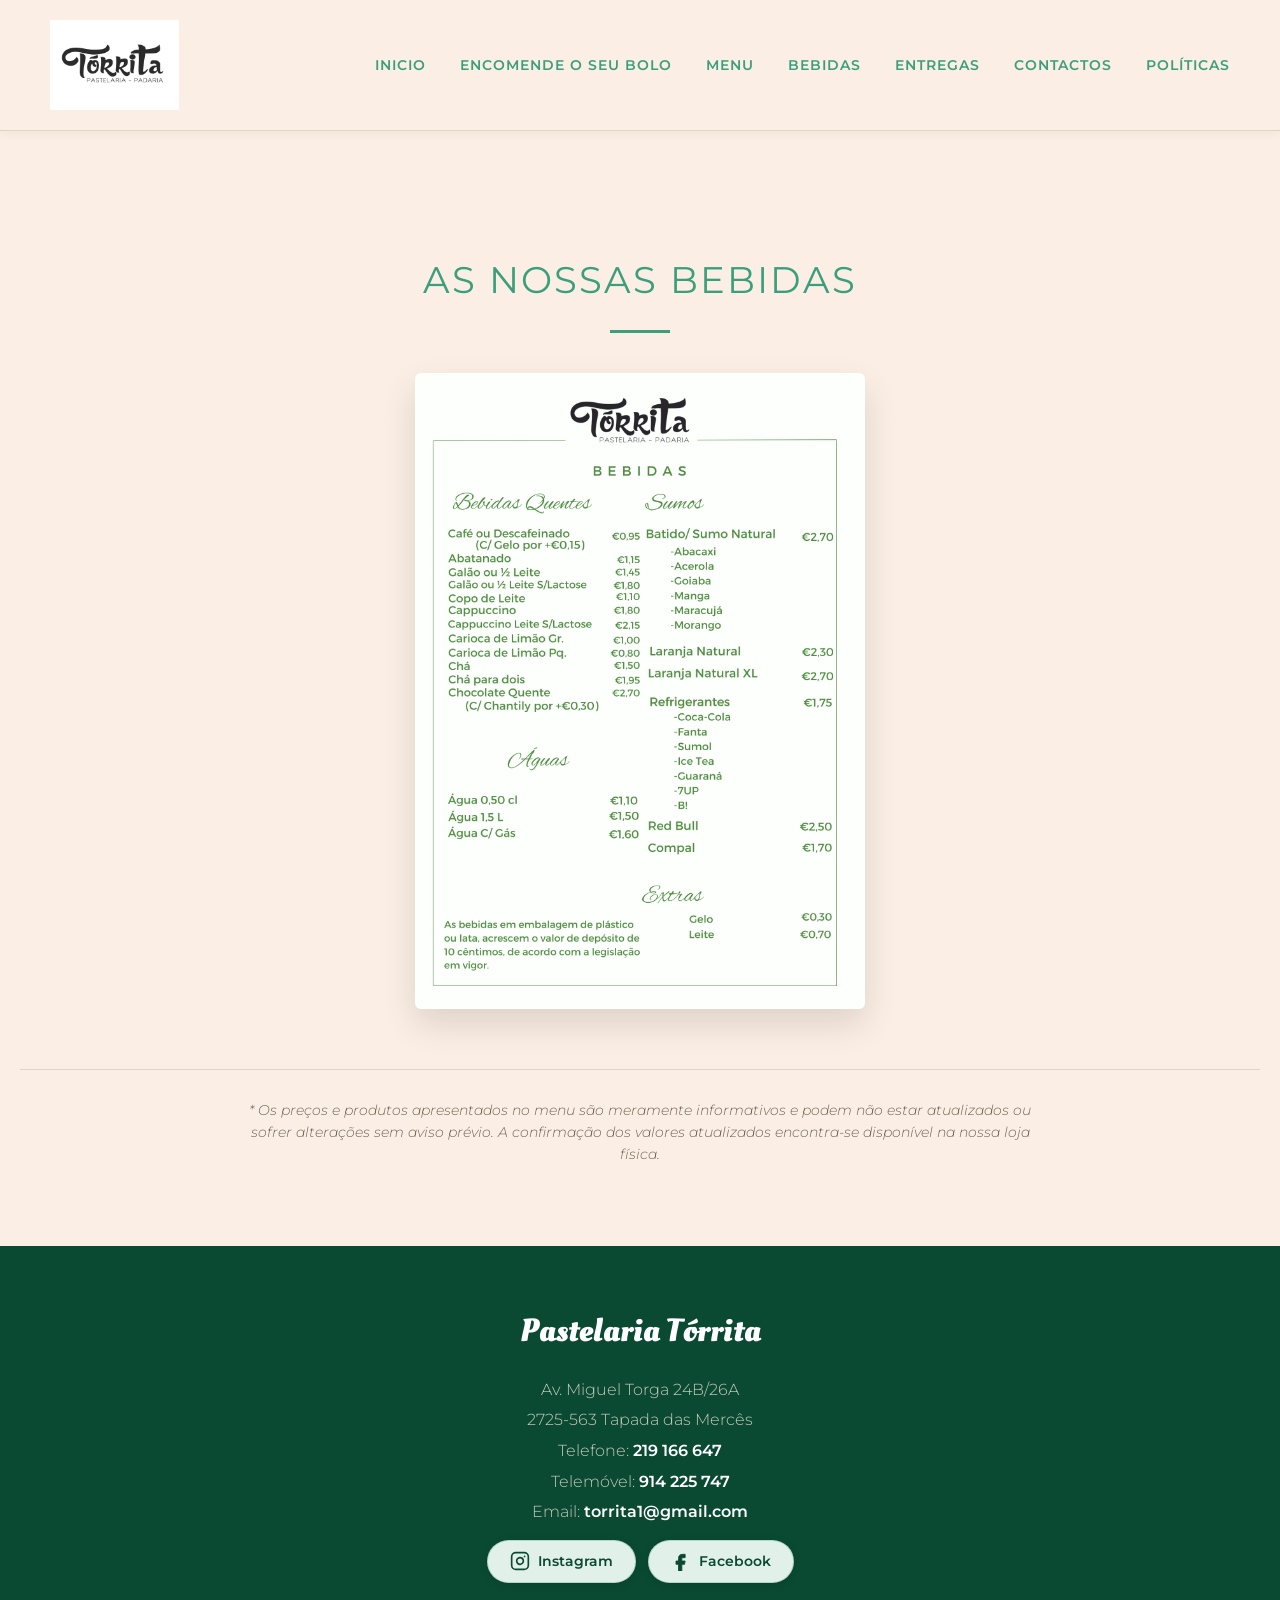
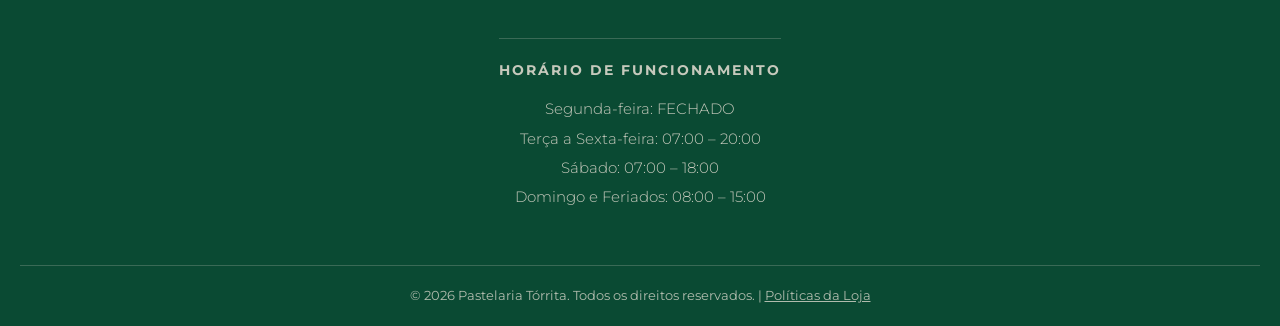
<file: menu.html>
<!DOCTYPE html>
<html lang="pt-PT">

<head>
    <meta charset="UTF-8">
    <meta name="viewport" content="width=device-width, initial-scale=1.0">
    <title>Menu - Pastelaria Tórrita</title>
    <link rel="icon" type="image/jpeg" href="fotos/logo.jpg">
    <link href="https://fonts.googleapis.com/css2?family=Montserrat:wght@300;400;600&family=Oleo+Script&display=swap"
        rel="stylesheet">
    <link rel="stylesheet" href="style.css">
</head>

<body>

    <header class="cabecalho">
        <div class="logo">
            <a href="index.html">
                <img src="fotos/logo.jpg" alt="Logótipo Pastelaria Tórrita">
            </a>
        </div>
        <button class="hamburger-btn" id="hamburger-btn" aria-label="Abrir Menu">
            <span></span>
            <span></span>
            <span></span>
        </button>
        <nav class="menu" id="menu-nav">
            <a href="index.html">Inicio</a>
            <a href="encomendas.html">Encomende o seu bolo</a>
            <a href="halloween.html" class="menu-halloween">Halloween &#127875;</a>
            <a href="cardapio.html">Menu</a>
            <a href="menu.html" class="ativo">Bebidas</a>
            <a href="delivery.html">Entregas</a>
            <a href="#contactos">Contactos</a>
            <a href="politicas.html">Políticas</a>
        </nav>
    </header>

    <section class="seccao-imagem-menu" style="min-height: 70vh;">
        <h2>As nossas bebidas</h2>
        <div class="linha-separadora"></div>

        <div class="container-imagens-menu">
            <!-- Primeira página do menu -->
            <img src="fotos/menu_bebidas.png" alt="Página 1 do Menu da Pastelaria Tórrita" class="imagem-menu">
        </div>

        <div class="disclaimer-catalogo">
            <p>* Os preços e produtos apresentados no menu são meramente informativos e podem não estar atualizados ou
                sofrer alterações sem aviso prévio. A confirmação dos valores atualizados encontra-se disponível na
                nossa loja física.</p>
        </div>
    </section>

    <footer id="contactos" class="rodape">
        <div class="info-rodape">
            <h4>Pastelaria Tórrita</h4>
            <p>Av. Miguel Torga 24B/26A</p>
            <p>2725-563 Tapada das Mercês</p>
            <p>Telefone: <a href="tel:219166647">219 166 647</a></p>
            <p>Telemóvel: <a href="tel:914225747">914 225 747</a></p>
            <p>Email: <a href="mailto:torrita1@gmail.com">torrita1@gmail.com</a></p>
            <div class="redes-sociais-rodape">
                <a href="https://www.instagram.com/torrita1/" target="_blank" rel="noopener noreferrer" class="link-instagram-rodape" aria-label="Siga-nos no Instagram">
                    <svg width="20" height="20" viewBox="0 0 24 24" fill="none" stroke="currentColor" stroke-width="2" stroke-linecap="round" stroke-linejoin="round">
                        <rect x="2" y="2" width="20" height="20" rx="5" ry="5"></rect>
                        <path d="M16 11.37A4 4 0 1 1 12.63 8 4 4 0 0 1 16 11.37z"></path>
                        <line x1="17.5" y1="6.5" x2="17.51" y2="6.5"></line>
                    </svg>
                    <span>Instagram</span>
                </a>
                <a href="https://www.facebook.com/profile.php?id=61569245280989&amp;locale=pt_PT" target="_blank" rel="noopener noreferrer" class="link-facebook-rodape" aria-label="Siga-nos no Facebook">
                    <svg width="20" height="20" viewBox="0 0 24 24" fill="currentColor" aria-hidden="true">
                        <path d="M14 8h3V4h-3c-3.3 0-5 1.7-5 5v3H6v4h3v8h4v-8h3.2l.8-4H13V9c0-.7.3-1 1-1z"></path>
                    </svg>
                    <span>Facebook</span>
                </a>
            </div>
            <br>
            <div class="horario-detalhado">
                <h5>Horário de Funcionamento</h5>
                <p>Segunda-feira: FECHADO</p>
                <p>Terça a Sexta-feira: 07:00 – 20:00</p>
                <p>Sábado: 07:00 – 18:00</p>
                <p>Domingo e Feriados: 08:00 – 15:00</p>
            </div>
        </div>
        <div class="direitos">
            <p>&copy; 2026 Pastelaria Tórrita. Todos os direitos reservados. | <a href="politicas.html" style="color: inherit; text-decoration: underline;">Políticas da Loja</a></p>
        </div>
    </footer>
    <script>
        document.addEventListener('DOMContentLoaded', function () {
            const hamburgerBtn = document.getElementById('hamburger-btn');
            const menuNav = document.getElementById('menu-nav');

            if (hamburgerBtn && menuNav) {
                hamburgerBtn.addEventListener('click', function () {
                    hamburgerBtn.classList.toggle('ativo');
                    menuNav.classList.toggle('ativo');
                });

                menuNav.querySelectorAll('a').forEach(link => {
                    link.addEventListener('click', function () {
                        hamburgerBtn.classList.remove('ativo');
                        menuNav.classList.remove('ativo');
                    });
                });
            }
        });
    </script>

</body>

</html>
</file>
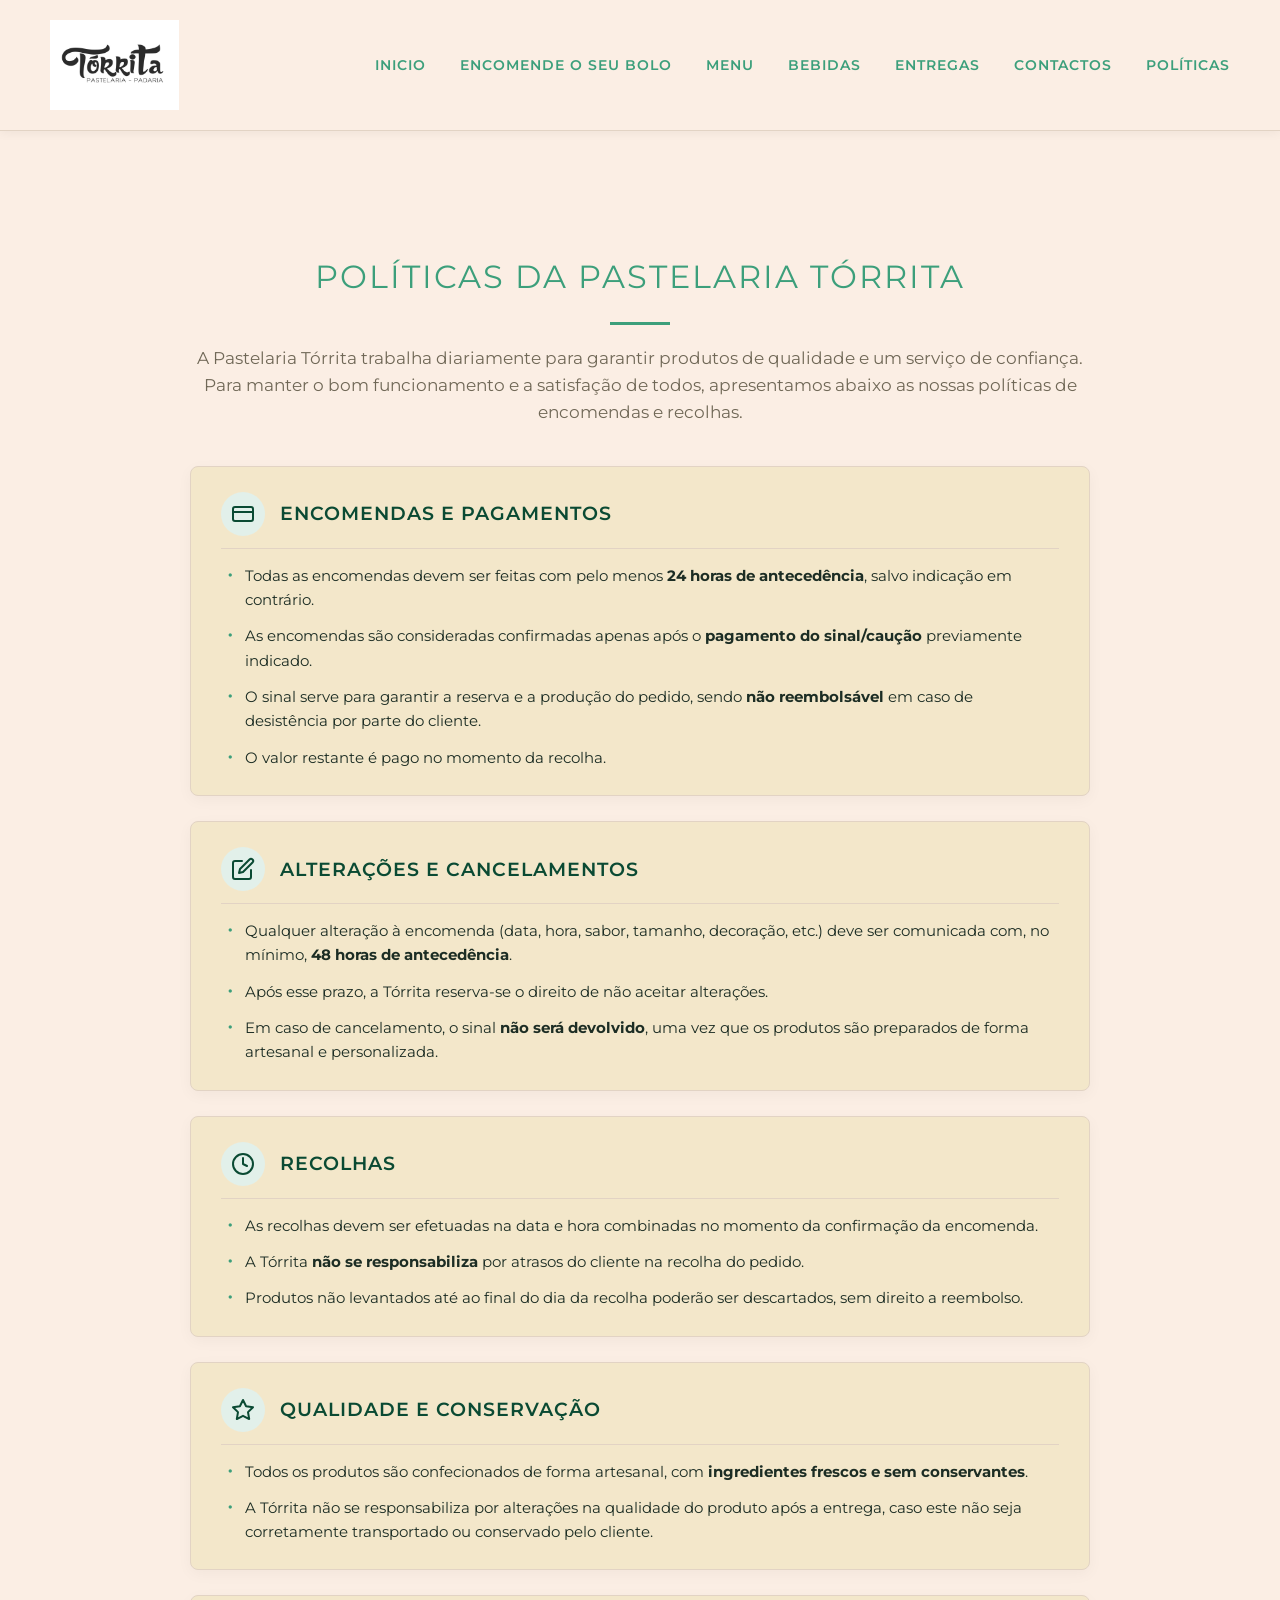
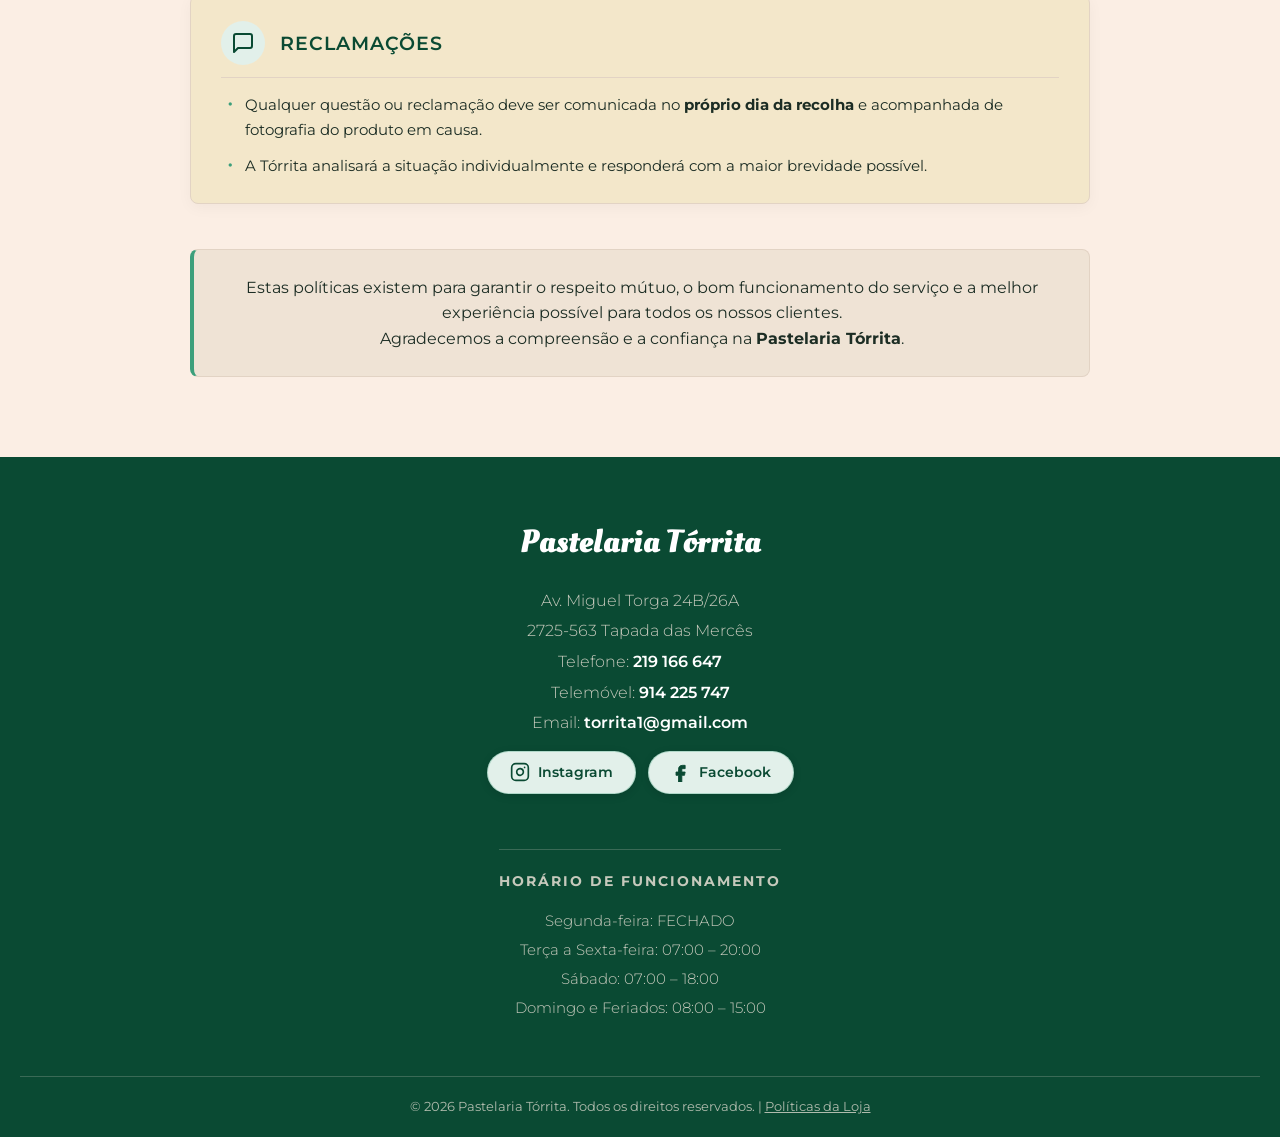
<file: politicas.html>
<!DOCTYPE html>
<html lang="pt-PT">

<head>
    <meta charset="UTF-8">
    <meta name="viewport" content="width=device-width, initial-scale=1.0">
    <title>Políticas da Loja - Pastelaria Tórrita</title>
    <meta name="description"
        content="Consulte as políticas de encomendas, pagamentos, alterações, recolhas e qualidade da Pastelaria Tórrita.">
    <link rel="icon" type="image/jpeg" href="fotos/logo.jpg">
    <link
        href="https://fonts.googleapis.com/css2?family=Montserrat:wght@300;400;600;700&family=Oleo+Script&display=swap"
        rel="stylesheet">
    <link rel="stylesheet" href="style.css">
</head>

<body>

    <header class="cabecalho">
        <div class="logo">
            <a href="index.html">
                <img src="fotos/logo.jpg" alt="Logótipo Pastelaria Tórrita">
            </a>
        </div>
        <button class="hamburger-btn" id="hamburger-btn" aria-label="Abrir Menu">
            <span></span>
            <span></span>
            <span></span>
        </button>
        <nav class="menu" id="menu-nav">
            <a href="index.html">Inicio</a>
            <a href="encomendas.html">Encomende o seu bolo</a>
            <a href="halloween.html" class="menu-halloween">Halloween &#127875;</a>
            <a href="cardapio.html">Menu</a>
            <a href="menu.html">Bebidas</a>
            <a href="delivery.html">Entregas</a>
            <a href="#contactos">Contactos</a>
            <a href="politicas.html" class="ativo">Políticas</a>
        </nav>
    </header>

    <main class="seccao-politicas">
        <div class="container-politicas">
            <h2>Políticas da Pastelaria Tórrita</h2>
            <div class="linha-separadora"></div>
            <p class="descricao-politicas">
                A Pastelaria Tórrita trabalha diariamente para garantir produtos de qualidade e um serviço de
                confiança.<br>
                Para manter o bom funcionamento e a satisfação de todos, apresentamos abaixo as nossas políticas de
                encomendas e recolhas.
            </p>

            <div class="grid-politicas">

                <div class="cartao-politica">
                    <div class="cabecalho-cartao-politica">
                        <div class="icone-politica">
                            <svg width="24" height="24" viewBox="0 0 24 24" fill="none" stroke="currentColor"
                                stroke-width="2" stroke-linecap="round" stroke-linejoin="round">
                                <rect x="2" y="5" width="20" height="14" rx="2"></rect>
                                <line x1="2" y1="10" x2="22" y2="10"></line>
                            </svg>
                        </div>
                        <h3>Encomendas e Pagamentos</h3>
                    </div>
                    <ul class="lista-politica">
                        <li>Todas as encomendas devem ser feitas com pelo menos <strong>24 horas de
                                antecedência</strong>, salvo indicação em contrário.</li>
                        <li>As encomendas são consideradas confirmadas apenas após o <strong>pagamento do
                                sinal/caução</strong> previamente indicado.</li>
                        <li>O sinal serve para garantir a reserva e a produção do pedido, sendo <strong>não
                                reembolsável</strong> em caso de desistência por parte do cliente.</li>
                        <li>O valor restante é pago no momento da recolha.</li>
                    </ul>
                </div>

                <div class="cartao-politica">
                    <div class="cabecalho-cartao-politica">
                        <div class="icone-politica">
                            <svg width="24" height="24" viewBox="0 0 24 24" fill="none" stroke="currentColor"
                                stroke-width="2" stroke-linecap="round" stroke-linejoin="round">
                                <path d="M11 4H4a2 2 0 0 0-2 2v14a2 2 0 0 0 2 2h14a2 2 0 0 0 2-2v-7"></path>
                                <path d="M18.5 2.5a2.121 2.121 0 0 1 3 3L12 15l-4 1 1-4 9.5-9.5z"></path>
                            </svg>
                        </div>
                        <h3>Alterações e Cancelamentos</h3>
                    </div>
                    <ul class="lista-politica">
                        <li>Qualquer alteração à encomenda (data, hora, sabor, tamanho, decoração, etc.) deve ser
                            comunicada com, no mínimo, <strong>48 horas de antecedência</strong>.</li>
                        <li>Após esse prazo, a Tórrita reserva-se o direito de não aceitar alterações.</li>
                        <li>Em caso de cancelamento, o sinal <strong>não será devolvido</strong>, uma vez que os
                            produtos são preparados de forma artesanal e personalizada.</li>
                    </ul>
                </div>

                <div class="cartao-politica">
                    <div class="cabecalho-cartao-politica">
                        <div class="icone-politica">
                            <svg width="24" height="24" viewBox="0 0 24 24" fill="none" stroke="currentColor"
                                stroke-width="2" stroke-linecap="round" stroke-linejoin="round">
                                <circle cx="12" cy="12" r="10"></circle>
                                <polyline points="12 6 12 12 16 14"></polyline>
                            </svg>
                        </div>
                        <h3>Recolhas</h3>
                    </div>
                    <ul class="lista-politica">
                        <li>As recolhas devem ser efetuadas na data e hora combinadas no momento da confirmação da
                            encomenda.</li>
                        <li>A Tórrita <strong>não se responsabiliza</strong> por atrasos do cliente na recolha do
                            pedido.</li>
                        <li>Produtos não levantados até ao final do dia da recolha poderão ser descartados, sem direito
                            a reembolso.</li>
                    </ul>
                </div>

                <div class="cartao-politica">
                    <div class="cabecalho-cartao-politica">
                        <div class="icone-politica">
                            <svg width="24" height="24" viewBox="0 0 24 24" fill="none" stroke="currentColor"
                                stroke-width="2" stroke-linecap="round" stroke-linejoin="round">
                                <polygon
                                    points="12 2 15.09 8.26 22 9.27 17 14.14 18.18 21.02 12 17.77 5.82 21.02 7 14.14 2 9.27 8.91 8.26 12 2">
                                </polygon>
                            </svg>
                        </div>
                        <h3>Qualidade e Conservação</h3>
                    </div>
                    <ul class="lista-politica">
                        <li>Todos os produtos são confecionados de forma artesanal, com <strong>ingredientes frescos e
                                sem conservantes</strong>.</li>
                        <li>A Tórrita não se responsabiliza por alterações na qualidade do produto após a entrega, caso
                            este não seja corretamente transportado ou conservado pelo cliente.</li>
                    </ul>
                </div>

                <div class="cartao-politica">
                    <div class="cabecalho-cartao-politica">
                        <div class="icone-politica">
                            <svg width="24" height="24" viewBox="0 0 24 24" fill="none" stroke="currentColor"
                                stroke-width="2" stroke-linecap="round" stroke-linejoin="round">
                                <path d="M21 15a2 2 0 0 1-2 2H7l-4 4V5a2 2 0 0 1 2-2h14a2 2 0 0 1 2 2z"></path>
                            </svg>
                        </div>
                        <h3>Reclamações</h3>
                    </div>
                    <ul class="lista-politica">
                        <li>Qualquer questão ou reclamação deve ser comunicada no <strong>próprio dia da
                                recolha</strong> e acompanhada de fotografia do produto em causa.</li>
                        <li>A Tórrita analisará a situação individualmente e responderá com a maior brevidade possível.
                        </li>
                    </ul>
                </div>

            </div>

            <div class="caixa-conclusao-politicas">
                <p>
                    Estas políticas existem para garantir o respeito mútuo, o bom funcionamento do serviço e a melhor
                    experiência possível para todos os nossos clientes.
                </p>
                <p class="agradecimento-politicas">
                    Agradecemos a compreensão e a confiança na <strong>Pastelaria Tórrita</strong>.
                </p>
            </div>
        </div>
    </main>

    <footer id="contactos" class="rodape">
        <div class="info-rodape">
            <h4>Pastelaria Tórrita</h4>
            <p>Av. Miguel Torga 24B/26A</p>
            <p>2725-563 Tapada das Mercês</p>
            <p>Telefone: <a href="tel:219166647">219 166 647</a></p>
            <p>Telemóvel: <a href="tel:914225747">914 225 747</a></p>
            <p>Email: <a href="mailto:torrita1@gmail.com">torrita1@gmail.com</a></p>
            <div class="redes-sociais-rodape">
                <a href="https://www.instagram.com/torrita1/" target="_blank" rel="noopener noreferrer"
                    class="link-instagram-rodape" aria-label="Siga-nos no Instagram">
                    <svg width="20" height="20" viewBox="0 0 24 24" fill="none" stroke="currentColor" stroke-width="2"
                        stroke-linecap="round" stroke-linejoin="round">
                        <rect x="2" y="2" width="20" height="20" rx="5" ry="5"></rect>
                        <path d="M16 11.37A4 4 0 1 1 12.63 8 4 4 0 0 1 16 11.37z"></path>
                        <line x1="17.5" y1="6.5" x2="17.51" y2="6.5"></line>
                    </svg>
                    <span>Instagram</span>
                </a>
                <a href="https://www.facebook.com/profile.php?id=61569245280989&amp;locale=pt_PT" target="_blank" rel="noopener noreferrer"
                    class="link-facebook-rodape" aria-label="Siga-nos no Facebook">
                    <svg width="20" height="20" viewBox="0 0 24 24" fill="currentColor" aria-hidden="true">
                        <path d="M14 8h3V4h-3c-3.3 0-5 1.7-5 5v3H6v4h3v8h4v-8h3.2l.8-4H13V9c0-.7.3-1 1-1z"></path>
                    </svg>
                    <span>Facebook</span>
                </a>
            </div>
            <br>
            <div class="horario-detalhado">
                <h5>Horário de Funcionamento</h5>
                <p>Segunda-feira: FECHADO</p>
                <p>Terça a Sexta-feira: 07:00 – 20:00</p>
                <p>Sábado: 07:00 – 18:00</p>
                <p>Domingo e Feriados: 08:00 – 15:00</p>
            </div>
        </div>
        <div class="direitos">
            <p>&copy; 2026 Pastelaria Tórrita. Todos os direitos reservados. | <a href="politicas.html"
                    style="color: inherit; text-decoration: underline;">Políticas da Loja</a></p>
        </div>
    </footer>

    <script>
        document.addEventListener('DOMContentLoaded', function () {
            const hamburgerBtn = document.getElementById('hamburger-btn');
            const menuNav = document.getElementById('menu-nav');

            if (hamburgerBtn && menuNav) {
                hamburgerBtn.addEventListener('click', function () {
                    hamburgerBtn.classList.toggle('ativo');
                    menuNav.classList.toggle('ativo');
                });

                menuNav.querySelectorAll('a').forEach(link => {
                    link.addEventListener('click', function () {
                        hamburgerBtn.classList.remove('ativo');
                        menuNav.classList.remove('ativo');
                    });
                });
            }
        });
    </script>

</body>

</html>
</file>
<file: style.css>
/* ============================================== */
/* --- PASTELARIA TÓRRITA - DESIGN & COLOR SYSTEM --- */
/* Inspired by the brand palette: Cream & Forest Green */
/* ============================================== */

:root {
    --bg-main: #fbede3c7;
    /* Creme / Bege acolhedor da foto */
    --bg-card: #f3e7ca;
    /* Fundo dos cartões em branco */
    --bg-alt: #EFE3D5;
    /* Creme ligeiramente mais escuro */
    --color-primary: #3c9f7b;
    /* Verde floresta esmeralda da foto */
    --color-primary-dark: #0A4A33;
    /* Verde floresta escuro para hovers */
    --color-primary-light: #E2F0EA;
    /* Verde suave para destaques */
    --color-text-main: #1C2D24;
    /* Texto principal verde escuro/carvão */
    --color-text-muted: #706857;
    /* Texto secundário tom azeitona/avelã */
    --border-color: #E2D3C4;
    /* Bordas em tom bege quente */
}

/* Limpeza de margens base */
* {
    margin: 0;
    padding: 0;
    box-sizing: border-box;
}

body {
    font-family: 'Montserrat', sans-serif;
    color: var(--color-text-main);
    line-height: 1.6;
    background-color: var(--bg-main);
}

html {
    scroll-behavior: smooth;
    scroll-padding-top: 160px;
}

/* --- Cabeçalho --- */
.cabecalho {
    display: flex;
    justify-content: space-between;
    align-items: center;
    padding: 20px 50px;
    background-color: var(--bg-main);
    border-bottom: 1px solid var(--border-color);
    position: sticky;
    top: 0;
    z-index: 1000;
    box-shadow: 0 2px 10px rgba(0, 0, 0, 0.05);
}

.logo {
    display: flex;
    align-items: center;
}

.logo img {
    height: 90px;
    width: auto;
    display: block;
}

/* --- Botão Hamburger (Mobile) --- */
.hamburger-btn {
    display: none;
    flex-direction: column;
    justify-content: space-between;
    width: 32px;
    height: 24px;
    background: transparent;
    border: none;
    cursor: pointer;
    padding: 0;
    z-index: 1001;
}

.hamburger-btn span {
    width: 100%;
    height: 3px;
    background-color: var(--color-primary);
    border-radius: 3px;
    transition: transform 0.3s ease, opacity 0.3s ease;
}

/* Animação do ícone hamburger para 'X' ao abrir */
.hamburger-btn.ativo span:nth-child(1) {
    transform: translateY(10.5px) rotate(45deg);
}

.hamburger-btn.ativo span:nth-child(2) {
    opacity: 0;
    transform: scaleX(0);
}

.hamburger-btn.ativo span:nth-child(3) {
    transform: translateY(-10.5px) rotate(-45deg);
}

.menu a {
    text-decoration: none;
    color: var(--color-primary);
    margin-left: 30px;
    font-size: 0.9rem;
    font-weight: 600;
    text-transform: uppercase;
    letter-spacing: 1px;
    transition: color 0.3s;
}

.menu a:hover {
    color: var(--color-primary-dark);
}

/* --- Hero Section (Imagem Grande de Fundo) --- */
.hero {
    background: linear-gradient(to top, rgba(0, 0, 0, 0.7) 0%, rgba(0, 0, 0, 0.15) 50%, rgba(0, 0, 0, 0) 100%), url("fotos/fundo.jpeg") center/cover;
    height: 80vh;
    display: flex;
    justify-content: center;
    align-items: flex-end;
    text-align: center;
    color: #fff;
    padding: 0 20px 20px 20px;
}

.hero-conteudo h1 {
    font-size: 3rem;
    font-weight: 300;
    margin-bottom: 10px;
    color: #fff;
    text-shadow: 0 2px 10px rgba(0, 0, 0, 0.6);
}

.hero-conteudo p {
    font-size: 1.2rem;
    font-weight: 300;
    margin-bottom: 20px;
    color: #fff;
    text-shadow: 0 2px 8px rgba(0, 0, 0, 0.6);
}

/* --- Contentor dos Botões Delivery --- */
.botoes-delivery {
    display: flex;
    justify-content: center;
    align-items: center;
    gap: 15px;
    flex-wrap: wrap;
    margin-bottom: 10px;
}

/* --- Botão Principal --- */
.botao-principal {
    text-decoration: none;
    background-color: var(--color-primary);
    color: #fff;
    padding: 15px 30px;
    font-size: 0.95rem;
    font-weight: 600;
    text-transform: uppercase;
    letter-spacing: 1.5px;
    border: 2px solid var(--color-primary);
    transition: all 0.3s ease;
    display: inline-block;
    border-radius: 4px;
}

.botao-principal:hover {
    background-color: var(--color-primary-dark);
    border-color: var(--color-primary-dark);
    color: #fff;
}

/* --- Contentor do Botão Secundário --- */
.botao-secundario-container {
    margin-top: 10px;
}

/* --- Botão Secundário (Too Good To Go) --- */
.botao-secundario {
    text-decoration: none;
    background-color: transparent;
    color: #fff;
    padding: 10px 30px;
    font-size: 0.85rem;
    font-weight: 400;
    text-transform: uppercase;
    letter-spacing: 1px;
    border: 1px solid rgba(247, 235, 225, 0.8);
    transition: all 0.3s ease;
    display: inline-block;
    border-radius: 4px;
}

.botao-secundario:hover {
    background-color: rgba(247, 235, 225, 0.2);
    border-color: #fff;
    color: #fff;
}

/* --- Secção de Destaque --- */
.destaque {
    text-align: center;
    padding: 80px 20px;
    background-color: var(--bg-main);
}

.destaque h2 {
    font-size: 1.5rem;
    letter-spacing: 3px;
    font-weight: 600;
    color: var(--color-primary);
}

.linha-separadora {
    height: 3px;
    width: 60px;
    background-color: var(--color-primary);
    margin: 20px auto;
}

.destaque p {
    max-width: 800px;
    margin: 0 auto;
    font-weight: 300;
    font-size: 1.1rem;
    color: var(--color-text-muted);
}

/* --- Secção De Onde Viemos (História) --- */
.seccao-historia {
    padding: 80px 20px;
    background-color: var(--bg-alt);
    text-align: center;
    border-top: 1px solid var(--border-color);
    border-bottom: 1px solid var(--border-color);
}

.container-historia {
    max-width: 850px;
    margin: 0 auto;
}

.seccao-historia h2 {
    font-size: 1.8rem;
    font-weight: 700;
    color: var(--color-primary);
    text-transform: uppercase;
    letter-spacing: 2px;
}

.texto-destaque-historia {
    font-family: 'Montserrat', sans-serif;
    font-size: 1.25rem;
    font-weight: 600;
    font-style: italic;
    color: var(--color-primary-dark);
    margin-bottom: 30px;
    line-height: 1.6;
}

.conteudo-historia {
    display: flex;
    flex-direction: column;
    gap: 20px;
}

.conteudo-historia p {
    font-size: 1.05rem;
    font-weight: 400;
    color: var(--color-text-main);
    line-height: 1.8;
    margin: 0;
}

.mensagem-final-historia {
    font-size: 1.15rem !important;
    font-weight: 600 !important;
    color: var(--color-primary) !important;
    margin-top: 15px !important;
    padding-top: 20px;
    border-top: 1px dashed rgba(46, 89, 69, 0.25);
}

/* --- Montra / Grid de Bolos --- */
.montra {
    display: flex;
    justify-content: center;
    gap: 40px;
    padding: 80px 50px;
    flex-wrap: wrap;
    background-color: var(--bg-main);
}

.item-montra {
    flex: 1;
    min-width: 300px;
    max-width: 400px;
    text-align: center;
    background-color: var(--bg-card);
    padding: 20px;
    border-radius: 8px;
    border: 1px solid var(--border-color);
    box-shadow: 0 4px 15px rgba(0, 0, 0, 0.06);
}

.item-montra img {
    width: 100%;
    height: 300px;
    object-fit: cover;
    margin-bottom: 20px;
    border-radius: 4px;
    transition: transform 0.4s ease, box-shadow 0.4s ease;
}

.item-montra img:hover {
    transform: scale(1.03);
    box-shadow: 0 15px 25px rgba(0, 0, 0, 0.15);
    cursor: pointer;
}

.item-montra h3 {
    font-size: 1.2rem;
    text-transform: uppercase;
    letter-spacing: 1px;
    margin-bottom: 10px;
    color: var(--color-primary);
}

.item-montra p {
    font-weight: 300;
    font-size: 0.95rem;
    color: var(--color-text-muted);
}

.botao-ver-mais {
    display: block;
    width: 100%;
    box-sizing: border-box;
    margin-top: 15px;
    padding: 12px 0;
    text-align: center;
    background-color: var(--color-primary);
    color: #fff;
    text-decoration: none;
    font-family: 'Montserrat', sans-serif;
    font-size: 0.85rem;
    font-weight: 600;
    text-transform: uppercase;
    letter-spacing: 1.5px;
    border-radius: 4px;
    transition: all 0.3s ease;
}

.botao-ver-mais:hover {
    background-color: var(--color-primary-dark);
    transform: translateY(-2px);
    box-shadow: 0 4px 10px rgba(0, 0, 0, 0.15);
}

/* --- Catálogo Completo --- */
.catalogo-completo {
    padding: 80px 50px;
    background-color: var(--bg-main);
}

.catalogo-completo h2 {
    text-align: center;
    font-size: 2rem;
    letter-spacing: 2px;
    text-transform: uppercase;
    font-weight: 400;
    color: var(--color-primary);
}

.grid-catalogo {
    display: grid;
    grid-template-columns: repeat(auto-fill, minmax(280px, 1fr));
    gap: 60px 30px;
    margin-top: 60px;
}

.cartao-produto {
    background: var(--bg-card);
    border-radius: 8px;
    border: 1px solid var(--border-color);
    padding: 15px;
    box-shadow: 0 4px 15px rgba(0, 0, 0, 0.06);
    text-align: center;
    transition: transform 0.3s ease, border-color 0.3s ease;
}

.cartao-produto:hover {
    transform: translateY(-4px);
    border-color: var(--color-primary);
    cursor: pointer;
}

.cartao-produto img {
    width: 100%;
    aspect-ratio: 4 / 3;
    object-fit: cover;
    border-radius: 6px;
    margin-bottom: 15px;
}

.info-produto h3 {
    font-family: 'Montserrat', sans-serif;
    font-size: 0.95rem;
    font-weight: 600;
    text-transform: uppercase;
    letter-spacing: 2px;
    color: var(--color-primary);
    margin-bottom: 0;
}

.info-produto p,
.preco {
    display: none;
}

/* --- Banner de Inspiração do Instagram --- */
.banner-instagram {
    grid-column: 1 / -1;
    background-color: var(--bg-alt);
    padding: 60px 20px;
    text-align: center;
    margin-top: 40px;
    border: 1px solid var(--border-color);
    border-radius: 8px;
}

.banner-insta-conteudo {
    max-width: 600px;
    margin: 0 auto;
}

.icone-insta {
    width: 35px;
    height: 35px;
    stroke: var(--color-primary);
    margin-bottom: 20px;
}

.banner-insta-conteudo h3 {
    font-family: 'Montserrat', sans-serif;
    font-size: 1.1rem;
    font-weight: 600;
    text-transform: uppercase;
    letter-spacing: 2px;
    color: var(--color-primary);
    margin-bottom: 15px;
}

.banner-insta-conteudo p {
    font-size: 0.9rem;
    color: var(--color-text-muted);
    line-height: 1.6;
    margin-bottom: 30px;
}

.botoes-insta {
    display: flex;
    justify-content: center;
    align-items: center;
    gap: 16px;
    flex-wrap: wrap;
}

.botao-insta {
    display: inline-flex;
    align-items: center;
    justify-content: center;
    text-decoration: none;
    background-color: transparent;
    color: var(--color-primary);
    padding: 12px 35px;
    font-size: 0.85rem;
    font-weight: 600;
    text-transform: uppercase;
    letter-spacing: 1.5px;
    border: 2px solid var(--color-primary);
    border-radius: 4px;
    transition: all 0.3s ease;
}

.botao-insta:hover {
    background-color: var(--color-primary);
    color: #fff;
}

.botao-destaque-encomenda {
    background-color: var(--color-primary);
    color: #fff !important;
}

.botao-destaque-encomenda:hover {
    background-color: var(--color-primary-dark);
    border-color: var(--color-primary-dark);
}

.disclaimer-catalogo {
    text-align: center;
    margin-top: 60px;
    padding-top: 30px;
    border-top: 1px solid var(--border-color);
}

.disclaimer-catalogo p {
    font-size: 0.85rem;
    color: var(--color-text-muted);
    font-style: italic;
    max-width: 800px;
    margin: 0 auto;
    font-weight: 300;
}

/* --- Página do Menu de Imagens --- */
.seccao-imagem-menu {
    padding: 120px 20px 80px 20px;
    text-align: center;
    background-color: var(--bg-main);
}

.seccao-imagem-menu h2 {
    font-size: 2.3rem;
    font-weight: 400;
    text-transform: uppercase;
    letter-spacing: 2px;
    color: var(--color-primary);
}

.container-imagens-menu {
    display: flex;
    flex-wrap: wrap;
    justify-content: center;
    gap: 30px;
    max-width: 1200px;
    margin: 40px auto 0 auto;
}

.imagem-menu {
    max-width: 100%;
    width: 450px;
    height: auto;
    box-shadow: 0 15px 35px rgba(0, 0, 0, 0.12);
    border-radius: 6px;
    transition: transform 0.3s ease;
}

.imagem-menu:hover {
    transform: translateY(-5px);
}

/* --- Página de Encomendas --- */
.seccao-encomenda {
    padding: 120px 20px 80px 20px;
    background-color: var(--bg-main);
    min-height: 80vh;
}

.conteiner-encomenda {
    max-width: 700px;
    margin: 0 auto;
}

.conteiner-encomenda h2 {
    text-align: center;
    font-size: 2rem;
    letter-spacing: 2px;
    text-transform: uppercase;
    font-weight: 400;
    color: var(--color-primary);
}

.descricao-encomenda {
    text-align: center;
    color: var(--color-text-muted);
    margin-bottom: 40px;
    line-height: 1.6;
}

.formulario-luxo {
    display: flex;
    flex-direction: column;
    gap: 20px;
}

.grupo-input {
    display: flex;
    flex-direction: column;
    width: 100%;
}

.grupo-input-metade {
    display: flex;
    gap: 20px;
    width: 100%;
}

.grupo-input label {
    font-family: 'Montserrat', sans-serif;
    font-size: 0.85rem;
    font-weight: 600;
    text-transform: uppercase;
    letter-spacing: 1px;
    margin-bottom: 8px;
    color: var(--color-primary);
}

.grupo-input input,
.grupo-input select,
.grupo-input textarea {
    padding: 15px;
    border: 1px solid var(--border-color);
    border-radius: 4px;
    background-color: var(--bg-card);
    font-family: 'Montserrat', sans-serif;
    font-size: 0.95rem;
    color: var(--color-text-main);
    transition: border-color 0.3s ease;
}

.grupo-input input:focus,
.grupo-input select:focus,
.grupo-input textarea:focus {
    outline: none;
    border-color: var(--color-primary);
    background-color: #fff;
}

.grupo-input input.campo-invalido,
.grupo-input select.campo-invalido,
.grupo-input textarea.campo-invalido {
    border-color: #d9534f !important;
    background-color: #fff6f6 !important;
}

.mensagem-erro-inline {
    color: #d9534f;
    font-size: 0.8rem;
    font-weight: 500;
    margin-top: 6px;
    display: none;
    line-height: 1.3;
}

.mensagem-erro-inline.ativo {
    display: block;
}

.ajuda-campo {
    font-size: 0.78rem;
    color: var(--color-text-muted);
    margin-top: 5px;
    line-height: 1.4;
    display: block;
    transition: color 0.3s ease;
}

.opcoes-radio {
    display: flex;
    gap: 25px;
    align-items: center;
    padding: 12px 5px 5px 5px;
}

.opcao-radio {
    display: flex;
    align-items: center;
    gap: 8px;
    cursor: pointer;
    font-family: 'Montserrat', sans-serif;
    font-size: 0.95rem;
    font-weight: 500;
    color: var(--color-text-main);
    user-select: none;
}

/* --- Checkbox de Confirmação do Sinal --- */
.grupo-checkbox-sinal {
    margin-top: 10px;
    margin-bottom: 10px;
}

.opcao-checkbox {
    display: flex;
    align-items: flex-start;
    gap: 12px;
    cursor: pointer;
    font-family: 'Montserrat', sans-serif;
    font-size: 0.88rem;
    font-weight: 500;
    color: var(--color-text-main);
    line-height: 1.5;
    background-color: var(--bg-card);
    padding: 16px 18px;
    border: 1px solid var(--border-color);
    border-radius: 8px;
    transition: all 0.3s ease;
    user-select: none;
}

.opcao-checkbox:hover {
    border-color: var(--color-primary);
    background-color: #fff;
}

.opcao-checkbox input[type="checkbox"] {
    width: 20px;
    height: 20px;
    min-width: 20px;
    margin-top: 2px;
    cursor: pointer;
    accent-color: var(--color-primary);
}

.opcao-radio input[type="radio"] {
    accent-color: var(--color-primary);
    width: 18px;
    height: 18px;
    cursor: pointer;
}

.botao-enviar-luxo {
    margin-top: 10px;
    padding: 18px;
    background-color: var(--color-primary);
    color: #fff;
    border: none;
    border-radius: 4px;
    font-family: 'Montserrat', sans-serif;
    font-size: 1rem;
    font-weight: 600;
    text-transform: uppercase;
    letter-spacing: 2px;
    cursor: pointer;
    transition: all 0.3s ease;
}

.botao-enviar-luxo:hover:not(:disabled) {
    background-color: var(--color-primary-dark);
}

.botao-enviar-luxo:disabled {
    background-color: #ccc;
    cursor: not-allowed;
    opacity: 0.6;
}

/* --- Notificação Flutuante de Sucesso --- */
.notificacao-flutuante {
    position: fixed;
    top: 30px;
    right: 30px;
    z-index: 9999;
    background-color: var(--color-primary-dark);
    color: #fff;
    padding: 18px 24px;
    border-radius: 8px;
    border-left: 5px solid var(--bg-main);
    box-shadow: 0 10px 30px rgba(0, 0, 0, 0.2);
    display: flex;
    align-items: center;
    gap: 15px;
    max-width: 420px;
    transform: translateY(-20px);
    opacity: 0;
    visibility: hidden;
    transition: all 0.4s cubic-bezier(0.165, 0.84, 0.44, 1);
}

.notificacao-flutuante.visivel {
    transform: translateY(0);
    opacity: 1;
    visibility: visible;
}

.notificacao-icone {
    font-size: 1.5rem;
    color: var(--bg-main);
    font-weight: bold;
}

.notificacao-conteudo h4 {
    margin: 0 0 4px 0;
    font-family: 'Montserrat', sans-serif;
    font-size: 1rem;
    font-weight: 600;
    color: #fff;
}

.notificacao-conteudo p {
    margin: 0;
    font-family: 'Montserrat', sans-serif;
    font-size: 0.85rem;
    color: var(--bg-main);
    line-height: 1.4;
}

.notificacao-fechar {
    background: none;
    border: none;
    color: var(--bg-main);
    font-size: 1.4rem;
    cursor: pointer;
    padding: 0;
    margin-left: auto;
    line-height: 1;
    transition: color 0.2s ease;
}

.notificacao-fechar:hover {
    color: #fff;
}

.container-botao-inspiracao {
    text-align: center;
    margin-bottom: 15px;
}

.botao-inspiracao {
    display: inline-block;
    text-decoration: none;
    background-color: transparent;
    color: var(--color-primary);
    padding: 12px 28px;
    font-family: 'Montserrat', sans-serif;
    font-size: 0.85rem;
    font-weight: 600;
    text-transform: uppercase;
    letter-spacing: 1.5px;
    border: 2px solid var(--color-primary);
    border-radius: 4px;
    transition: all 0.3s ease;
}

.botao-inspiracao:hover {
    background-color: var(--color-primary);
    color: #fff;
}

.container-veja-politicas {
    text-align: center;
    margin-bottom: 35px;
}

.botao-politicas {
    display: inline-flex;
    align-items: center;
    justify-content: center;
    gap: 8px;
    text-decoration: none;
    background-color: rgba(46, 89, 69, 0.07);
    color: var(--color-primary);
    padding: 10px 22px;
    font-family: 'Montserrat', sans-serif;
    font-size: 0.82rem;
    font-weight: 600;
    border: 1.5px solid rgba(46, 89, 69, 0.4);
    border-radius: 50px;
    transition: all 0.3s ease;
}

.botao-politicas:hover {
    background-color: var(--color-primary);
    color: #fff;
    border-color: var(--color-primary);
    transform: translateY(-2px);
    box-shadow: 0 4px 12px rgba(46, 89, 69, 0.15);
}

#detalhes-bolo {
    display: none;
    flex-direction: column;
    gap: 20px;
    width: 100%;
}

/* ============================================== */
/* --- Página do Cardápio / Menu de Produtos --- */
/* ============================================== */

.menu-hero {
    background: linear-gradient(to top, rgba(0, 0, 0, 0.65) 0%, rgba(0, 0, 0, 0.15) 50%, rgba(0, 0, 0, 0) 100%), url("fotos/fundo.jpeg") center/cover no-repeat;
    min-height: 40vh;
    display: flex;
    justify-content: center;
    align-items: flex-end;
    text-align: center;
    color: #fff;
    padding: 80px 20px 35px 20px;
}

.menu-hero-conteudo h1 {
    font-size: 2.8rem;
    font-weight: 400;
    text-transform: uppercase;
    letter-spacing: 4px;
    margin-bottom: 15px;
    color: #fff;
    text-shadow: 0 2px 10px rgba(0, 0, 0, 0.6);
}

.menu-hero-conteudo p {
    font-size: 1.1rem;
    font-weight: 300;
    color: var(--bg-main);
    max-width: 500px;
    margin: 0 auto;
}

/* Barra de Filtros */
.menu-filtros {
    display: grid;
    grid-template-columns: repeat(3, auto);
    justify-content: center;
    align-items: center;
    gap: 12px 16px;
    padding: 25px 20px;
    background-color: var(--bg-main);
    border-bottom: 1px solid var(--border-color);
    position: relative;
    z-index: 10;
    max-width: 900px;
    margin: 0 auto;
}

.filtro-btn {
    padding: 10px 22px;
    border: 1px solid var(--color-primary);
    background-color: var(--bg-card);
    color: var(--color-primary);
    font-family: 'Montserrat', sans-serif;
    font-size: 0.82rem;
    font-weight: 600;
    text-transform: uppercase;
    letter-spacing: 0.8px;
    cursor: pointer;
    border-radius: 30px;
    transition: all 0.3s ease;
    text-align: center;
}

.filtro-btn:hover {
    border-color: var(--color-primary-dark);
    background-color: var(--color-primary-light);
    color: var(--color-primary-dark);
}

.filtro-btn.ativo {
    background-color: var(--color-primary);
    color: #fff;
    border-color: var(--color-primary);
}

/* Conteúdo do Menu */
.menu-conteudo {
    max-width: 1200px;
    margin: 0 auto;
    padding: 0 30px 60px 30px;
}

.menu-categoria {
    margin-top: 60px;
}

.categoria-titulo {
    text-align: center;
    margin-bottom: 40px;
}

.categoria-titulo h2 {
    font-size: 1.8rem;
    font-weight: 400;
    text-transform: uppercase;
    letter-spacing: 3px;
    color: var(--color-primary);
}

.categoria-subtitulo {
    font-size: 0.85rem;
    color: var(--color-text-muted);
    font-weight: 400;
    margin-top: 10px;
    font-style: italic;
}

.menu-grid {
    display: grid;
    grid-template-columns: repeat(auto-fill, minmax(260px, 1fr));
    gap: 35px;
}

.menu-item {
    background-color: var(--bg-card);
    border-radius: 8px;
    overflow: hidden;
    border: 1px solid var(--border-color);
    box-shadow: 0 4px 15px rgba(0, 0, 0, 0.06);
    transition: transform 0.35s ease, box-shadow 0.35s ease, border-color 0.35s ease;
    opacity: 0;
    transform: translateY(20px);
}

.menu-item.visivel {
    opacity: 1;
    transform: translateY(0);
    transition: opacity 0.5s ease, transform 0.5s ease, box-shadow 0.35s ease;
}

.menu-item:hover {
    transform: translateY(-6px);
    border-color: var(--border-color);
    box-shadow: 0 12px 30px rgba(0, 0, 0, 0.15);
}

.menu-item-imagem {
    width: 100%;
    height: 220px;
    overflow: hidden;
}

.menu-item-imagem img {
    width: 100%;
    height: 100%;
    object-fit: cover;
    transition: transform 0.5s ease;
}

.menu-item:hover .menu-item-imagem img {
    transform: scale(1.08);
}

.menu-item-info {
    padding: 18px 20px;
    text-align: center;
}

.menu-item-info h3 {
    font-family: 'Montserrat', sans-serif;
    font-size: 0.95rem;
    font-weight: 600;
    text-transform: uppercase;
    letter-spacing: 1.5px;
    color: var(--color-primary);
    margin-bottom: 6px;
}

.menu-item-descricao {
    font-size: 0.82rem;
    color: var(--color-text-muted);
    line-height: 1.4;

    display: -webkit-box;
    -webkit-line-clamp: 2;
    line-clamp: 2;
    -webkit-box-orient: vertical;
    overflow: hidden;
}

.menu-item-nota {
    font-size: 0.8rem;
    color: var(--color-primary);
    font-weight: 500;
    margin-top: 4px;
    font-style: italic;
}

.menu-item-preco {
    display: inline-block;
    font-family: 'Montserrat', sans-serif;
    font-size: 1rem;
    font-weight: 700;
    color: var(--color-primary-dark);
    background-color: var(--color-primary-light);
    padding: 4px 14px;
    border-radius: 20px;
    margin-top: 8px;
}

/* --- Rodapé --- */
.rodape {
    background-color: var(--color-primary-dark);
    color: #fff;
    text-align: center;
    padding: 60px 20px 20px;
}

.info-rodape h4 {
    font-family: 'Oleo Script', cursive;
    font-size: 2rem;
    margin-bottom: 20px;
    color: #fff;
}

.info-rodape p {
    font-weight: 300;
    margin-bottom: 5px;
    color: var(--bg-main);
}

.info-rodape a {
    color: #fff;
    text-decoration: none;
    font-weight: 600;
}

.horario-detalhado {
    margin-top: 30px;
    border-top: 1px solid rgba(247, 235, 225, 0.2);
    padding-top: 20px;
    display: inline-block;
}

.horario-detalhado h5 {
    text-transform: uppercase;
    letter-spacing: 2px;
    font-size: 0.9rem;
    margin-bottom: 15px;
    color: var(--bg-main);
}

.horario-detalhado p {
    font-size: 0.95rem;
    margin-bottom: 5px;
    color: var(--bg-main);
}

.direitos {
    margin-top: 50px;
    font-size: 0.8rem;
    color: rgba(247, 235, 225, 0.7);
    border-top: 1px solid rgba(247, 235, 225, 0.2);
    padding-top: 20px;
}

/* --- Redes Sociais no Rodapé --- */
.redes-sociais-rodape {
    margin-top: 15px;
    display: flex;
    justify-content: center;
    align-items: center;
    gap: 12px;
}

.info-rodape a.link-instagram-rodape,
.info-rodape a.link-facebook-rodape {
    display: inline-flex;
    align-items: center;
    gap: 8px;
    color: var(--color-primary-dark);
    background-color: var(--color-primary-light);
    border: 1px solid rgba(60, 159, 123, 0.3);
    text-decoration: none;
    font-size: 0.9rem;
    font-weight: 600;
    padding: 9px 22px;
    border-radius: 30px;
    transition: all 0.3s ease;
    box-shadow: 0 2px 8px rgba(0, 0, 0, 0.12);
}

.info-rodape a.link-instagram-rodape:hover,
.info-rodape a.link-facebook-rodape:hover {
    background-color: #ffffff;
    color: var(--color-primary-dark);
    transform: translateY(-2px);
    box-shadow: 0 5px 15px rgba(0, 0, 0, 0.2);
}

.info-rodape a.link-instagram-rodape svg,
.info-rodape a.link-facebook-rodape svg {
    stroke: currentColor;
    flex-shrink: 0;
}

/* --- Página de Agradecimento --- */
.seccao-agradecimento {
    padding: 80px 20px;
    display: flex;
    justify-content: center;
    align-items: center;
    min-height: 70vh;
}

.cartao-agradecimento {
    background-color: var(--bg-card);
    border: 1px solid var(--border-color);
    border-radius: 20px;
    padding: 50px 40px;
    max-width: 700px;
    width: 100%;
    text-align: center;
    box-shadow: 0 10px 30px rgba(0, 0, 0, 0.08);
}

.icone-sucesso-animado {
    width: 80px;
    height: 80px;
    background-color: var(--color-primary-light);
    color: var(--color-primary-dark);
    border: 2px solid var(--color-primary);
    border-radius: 50%;
    display: flex;
    align-items: center;
    justify-content: center;
    margin: 0 auto 25px;
    font-size: 2.5rem;
    box-shadow: 0 4px 15px rgba(60, 159, 123, 0.25);
    animation: popIn 0.6s cubic-bezier(0.175, 0.885, 0.32, 1.275);
}

@keyframes popIn {
    0% {
        transform: scale(0);
        opacity: 0;
    }

    100% {
        transform: scale(1);
        opacity: 1;
    }
}

.cartao-agradecimento h1 {
    font-family: 'Oleo Script', cursive;
    font-size: 2.8rem;
    color: var(--color-primary-dark);
    margin-bottom: 15px;
}

.cartao-agradecimento p {
    font-size: 1.05rem;
    color: var(--color-text-main);
    line-height: 1.7;
    margin-bottom: 20px;
}

.passos-encomenda {
    display: grid;
    grid-template-columns: repeat(auto-fit, minmax(130px, 1fr));
    gap: 15px;
    margin: 30px 0;
    padding: 20px 15px;
    background-color: rgba(255, 255, 255, 0.6);
    border-radius: 15px;
    border: 1px solid var(--border-color);
}

.passo-item {
    text-align: center;
}

.passo-numero {
    width: 32px;
    height: 32px;
    background-color: var(--color-primary);
    color: #fff;
    border-radius: 50%;
    display: flex;
    align-items: center;
    justify-content: center;
    margin: 0 auto 8px;
    font-weight: 700;
    font-size: 0.9rem;
}

.passo-texto {
    font-size: 0.85rem;
    font-weight: 600;
    color: var(--color-text-main);
}

.botoes-agradecimento {
    display: flex;
    justify-content: center;
    gap: 15px;
    flex-wrap: wrap;
    margin-top: 25px;
}

.btn-agradecimento-principal {
    display: inline-block;
    background-color: var(--color-primary);
    color: #fff !important;
    padding: 12px 28px;
    border-radius: 30px;
    text-decoration: none;
    font-weight: 600;
    transition: all 0.3s ease;
    box-shadow: 0 4px 12px rgba(60, 159, 123, 0.3);
}

.btn-agradecimento-principal:hover {
    background-color: var(--color-primary-dark);
    transform: translateY(-2px);
    box-shadow: 0 6px 18px rgba(10, 74, 51, 0.4);
}

.btn-agradecimento-secundario {
    display: inline-block;
    background-color: transparent;
    color: var(--color-primary-dark) !important;
    border: 2px solid var(--color-primary-dark);
    padding: 10px 24px;
    border-radius: 30px;
    text-decoration: none;
    font-weight: 600;
    transition: all 0.3s ease;
}

.btn-agradecimento-secundario:hover {
    background-color: var(--color-primary-dark);
    color: #fff !important;
    transform: translateY(-2px);
}

/* ============================================== */
/* --- Página de Políticas da Loja --- */
/* ============================================== */
.seccao-politicas {
    padding: 120px 20px 80px 20px;
    background-color: var(--bg-main);
    min-height: 80vh;
}

.container-politicas {
    max-width: 900px;
    margin: 0 auto;
}

.container-politicas h2 {
    text-align: center;
    font-size: 2rem;
    letter-spacing: 2px;
    text-transform: uppercase;
    font-weight: 400;
    color: var(--color-primary);
}

.descricao-politicas {
    text-align: center;
    color: var(--color-text-muted);
    margin-bottom: 40px;
    font-size: 1.05rem;
    line-height: 1.6;
}

.grid-politicas {
    display: flex;
    flex-direction: column;
    gap: 25px;
}

.cartao-politica {
    background-color: var(--bg-card);
    border: 1px solid var(--border-color);
    border-radius: 8px;
    padding: 25px 30px;
    box-shadow: 0 4px 15px rgba(0, 0, 0, 0.04);
    transition: transform 0.3s ease, box-shadow 0.3s ease, border-color 0.3s ease;
}

.cartao-politica:hover {
    transform: translateY(-2px);
    border-color: var(--color-primary);
    box-shadow: 0 8px 25px rgba(0, 0, 0, 0.08);
}

.cabecalho-cartao-politica {
    display: flex;
    align-items: center;
    gap: 15px;
    margin-bottom: 15px;
    padding-bottom: 12px;
    border-bottom: 1px solid var(--border-color);
}

.icone-politica {
    display: flex;
    align-items: center;
    justify-content: center;
    width: 44px;
    height: 44px;
    background-color: var(--color-primary-light);
    color: var(--color-primary-dark);
    border-radius: 50%;
    flex-shrink: 0;
}

.cabecalho-cartao-politica h3 {
    font-size: 1.2rem;
    font-weight: 600;
    text-transform: uppercase;
    letter-spacing: 1px;
    color: var(--color-primary-dark);
    margin: 0;
}

.lista-politica {
    list-style: none;
    padding: 0;
    margin: 0;
    display: flex;
    flex-direction: column;
    gap: 12px;
}

.lista-politica li {
    position: relative;
    padding-left: 24px;
    font-size: 0.95rem;
    color: var(--color-text-main);
    line-height: 1.6;
}

.lista-politica li::before {
    content: "•";
    position: absolute;
    left: 6px;
    top: -2px;
    color: var(--color-primary);
    font-size: 1.4rem;
    line-height: 1;
}

.caixa-conclusao-politicas {
    margin-top: 45px;
    background-color: var(--bg-alt);
    border: 1px solid var(--border-color);
    border-left: 4px solid var(--color-primary);
    border-radius: 8px;
    padding: 25px 30px;
    text-align: center;
}

.caixa-conclusao-politicas p {
    font-size: 0.98rem;
    color: var(--color-text-main);
    line-height: 1.6;
}

/* ============================================== */
/* --- Secção Delivery --- */
/* ============================================== */
.seccao-delivery {
    padding: 120px 20px 80px 20px;
    background-color: var(--bg-main);
    min-height: 80vh;
}

.container-delivery {
    max-width: 1100px;
    margin: 0 auto;
}

.container-delivery h2 {
    font-family: 'Montserrat', sans-serif;
    font-size: 2.2rem;
    font-weight: 700;
    color: var(--color-primary);
    text-align: center;
    text-transform: uppercase;
    letter-spacing: 1px;
}

.descricao-delivery {
    text-align: center;
    max-width: 700px;
    margin: 20px auto 45px auto;
    font-size: 1.05rem;
    color: var(--color-text-muted);
    line-height: 1.6;
}

.grid-delivery {
    display: grid;
    grid-template-columns: repeat(auto-fit, minmax(280px, 1fr));
    gap: 30px;
    margin-bottom: 50px;
}

.cartao-delivery {
    background-color: var(--bg-card);
    border: 1px solid var(--border-color);
    border-radius: 14px;
    padding: 0;
    overflow: hidden;
    display: flex;
    flex-direction: column;
    transition: all 0.35s ease;
    box-shadow: 0 4px 15px rgba(0, 0, 0, 0.04);
}

.cartao-delivery:hover {
    transform: translateY(-6px);
    box-shadow: 0 14px 35px rgba(0, 0, 0, 0.1);
}

.topo-cartao-delivery {
    width: 100%;
    height: 180px;
    position: relative;
    overflow: hidden;
    background-color: #f4f6f8;
    display: flex;
    align-items: center;
    justify-content: center;
}

.cartao-delivery.uber-eats .topo-cartao-delivery {
    background: linear-gradient(135deg, #111111 0%, #06C167 100%);
}

.cartao-delivery.bolt-food .topo-cartao-delivery {
    background: linear-gradient(135deg, #288f54 0%, #34B46B 100%);
}

.cartao-delivery.glovo .topo-cartao-delivery {
    background: linear-gradient(135deg, #e09b0d 0%, #FFC244 100%);
}

.imagem-fundo-plataforma {
    width: 100%;
    height: 100%;
    object-fit: contain;
    padding: 25px;
    transition: transform 0.4s ease;
}

.cartao-delivery:hover .imagem-fundo-plataforma {
    transform: scale(1.08);
}

.conteudo-cartao-delivery {
    padding: 25px 22px;
    flex: 1;
    display: flex;
    flex-direction: column;
    align-items: center;
    justify-content: space-between;
    text-align: center;
}

.cartao-delivery h3 {
    font-family: 'Montserrat', sans-serif;
    font-size: 1.4rem;
    font-weight: 700;
    color: var(--color-primary-dark);
    margin-bottom: 12px;
}

.cartao-delivery p {
    font-size: 0.95rem;
    color: var(--color-text-main);
    line-height: 1.5;
    margin-bottom: 25px;
    flex-grow: 1;
}

.btn-plataforma {
    display: inline-block;
    width: 100%;
    padding: 12px 20px;
    border-radius: 6px;
    font-family: 'Montserrat', sans-serif;
    font-weight: 600;
    font-size: 0.9rem;
    text-decoration: none;
    text-align: center;
    transition: all 0.3s ease;
}

.btn-ubereats {
    background-color: #06C167;
    color: #ffffff;
}

.btn-ubereats:hover {
    background-color: #05a256;
    color: #ffffff;
    box-shadow: 0 4px 12px rgba(6, 193, 103, 0.3);
}

.btn-bolt {
    background-color: #34B46B;
    color: #ffffff;
}

.btn-bolt:hover {
    background-color: #2b995a;
    color: #ffffff;
    box-shadow: 0 4px 12px rgba(52, 180, 107, 0.3);
}

.btn-glovo {
    background-color: #FFC244;
    color: #333333;
}

.btn-glovo:hover {
    background-color: #e6ab35;
    color: #111111;
    box-shadow: 0 4px 12px rgba(255, 194, 68, 0.4);
}

.caixa-toogoodtogo {
    background-color: #005B48;
    color: #ffffff;
    border-radius: 12px;
    padding: 30px;
    display: flex;
    align-items: center;
    justify-content: space-between;
    gap: 20px;
    box-shadow: 0 6px 20px rgba(0, 91, 72, 0.15);
}

.conteudo-toogoodtogo h4 {
    font-family: 'Montserrat', sans-serif;
    font-size: 1.25rem;
    font-weight: 700;
    margin-bottom: 6px;
}

.conteudo-toogoodtogo p {
    font-size: 0.95rem;
    opacity: 0.9;
}

.btn-toogoodtogo {
    display: inline-block;
    background-color: #ffffff;
    color: #005B48;
    padding: 12px 24px;
    border-radius: 6px;
    font-family: 'Montserrat', sans-serif;
    font-weight: 700;
    font-size: 0.88rem;
    text-decoration: none;
    white-space: nowrap;
    transition: all 0.3s ease;
}

.btn-toogoodtogo:hover {
    background-color: var(--bg-alt);
    transform: translateY(-2px);
    box-shadow: 0 4px 12px rgba(0, 0, 0, 0.2);
}

/* --- Media Queries Responsivas --- */
@media (max-width: 768px) {
    .cabecalho {
        flex-direction: row;
        flex-wrap: wrap;
        padding: 15px 20px;
        justify-content: space-between;
        align-items: center;
    }

    .logo img {
        height: 60px;
    }

    .hamburger-btn {
        display: flex;
    }

    .menu {
        display: flex;
        flex-direction: column;
        width: 100%;
        max-height: 0;
        opacity: 0;
        overflow: hidden;
        transition: max-height 0.4s cubic-bezier(0.165, 0.84, 0.44, 1), opacity 0.3s ease, margin 0.3s ease, padding 0.3s ease;
        align-items: center;
        background-color: var(--bg-main);
        gap: 0;
    }

    .menu.ativo {
        max-height: 500px;
        opacity: 1;
        margin-top: 15px;
        padding-top: 10px;
        padding-bottom: 20px;
        border-top: 1px solid var(--border-color);
        overflow-y: auto;
    }

    .menu a {
        width: 100%;
        text-align: center;
        padding: 12px 0;
        margin-left: 0;
        font-size: 0.9rem;
        letter-spacing: 1px;
        border-radius: 4px;
        transition: background-color 0.2s ease, color 0.2s ease;
    }

    .menu a:hover {
        background-color: var(--color-primary-light);
        color: var(--color-primary-dark);
    }

    .menu-filtros {
        display: grid;
        grid-template-columns: repeat(3, 1fr);
        gap: 8px 6px;
        padding: 15px 10px;
        width: 100%;
        max-width: 100%;
        box-sizing: border-box;
        position: relative;
        top: auto;
    }

    .filtro-btn {
        padding: 8px 4px;
        font-size: 0.7rem;
        letter-spacing: 0px;
        white-space: nowrap;
        overflow: hidden;
        text-overflow: ellipsis;
    }

    .hero {
        height: auto;
        min-height: 45vh;
        padding: 40px 15px 15px 15px;
        align-items: flex-end;
    }

    .hero-conteudo h1 {
        font-size: 1.5rem;
        margin-bottom: 8px;
        line-height: 1.2;
    }

    .hero-conteudo p {
        font-size: 0.9rem;
        margin-bottom: 15px;
    }

    .botoes-delivery {
        flex-direction: column;
        width: 100%;
        max-width: 280px;
        margin: 0 auto;
        gap: 8px;
    }

    .botao-principal {
        display: block;
        width: 100%;
        padding: 10px 15px;
        font-size: 0.8rem;
        text-align: center;
    }

    .botao-secundario-container {
        margin-top: 8px;
        width: 100%;
        max-width: 320px;
        margin-left: auto;
        margin-right: auto;
    }

    .botao-secundario {
        display: block;
        width: 100%;
        padding: 12px 20px;
        font-size: 0.8rem;
        text-align: center;
    }

    .destaque {
        padding: 50px 20px;
    }

    .destaque h2 {
        font-size: 1.25rem;
        letter-spacing: 2px;
    }

    .destaque p {
        font-size: 0.95rem;
    }

    .montra {
        padding: 50px 20px;
        gap: 35px;
    }

    .item-montra {
        min-width: 100%;
        max-width: 100%;
    }

    .item-montra img {
        height: 250px;
    }

    .catalogo-completo {
        padding: 40px 20px;
    }

    .catalogo-completo h2 {
        font-size: 1.4rem;
        letter-spacing: 1px;
    }

    .grid-catalogo {
        grid-template-columns: repeat(auto-fill, minmax(220px, 1fr));
        gap: 40px 15px;
        margin-top: 40px;
    }

    .cartao-produto img {
        aspect-ratio: 4 / 3;
    }

    .banner-instagram {
        padding: 40px 15px;
        margin-top: 30px;
    }

    .banner-insta-conteudo h3 {
        font-size: 1rem;
    }

    .banner-insta-conteudo p {
        font-size: 0.85rem;
    }

    .botoes-insta {
        flex-direction: column;
        gap: 12px;
    }

    .botao-insta {
        display: inline-flex;
        width: 100%;
        max-width: 280px;
        margin: 0 auto;
        padding: 12px 20px;
        font-size: 0.8rem;
    }

    .rodape {
        padding: 40px 20px 20px;
    }

    .info-rodape h4 {
        font-size: 1.6rem;
    }

    .container-imagens-menu {
        gap: 20px;
    }

    .imagem-menu {
        width: 100%;
    }

    .notificacao-flutuante {
        top: 20px;
        right: 20px;
        left: 20px;
        max-width: none;
    }

    .grupo-input-metade {
        flex-direction: column;
        gap: 20px;
    }

    .seccao-politicas {
        padding: 90px 15px 50px 15px;
    }

    .container-politicas h2 {
        font-size: 1.5rem;
    }

    .cartao-politica {
        padding: 20px 18px;
    }

    .caixa-conclusao-politicas {
        padding: 20px 18px;
    }

    .seccao-delivery {
        padding: 90px 15px 50px 15px;
    }

    .container-delivery h2 {
        font-size: 1.5rem;
    }

    .caixa-toogoodtogo {
        flex-direction: column;
        text-align: center;
    }

    .btn-toogoodtogo {
        width: 100%;
    }

    .seccao-historia {
        padding: 50px 15px;
    }

    .seccao-historia h2 {
        font-size: 1.4rem;
    }

    .texto-destaque-historia {
        font-size: 1.1rem;
    }
}

/* ============================================== */
/* --- HALLOWEEN --- */
/* ============================================== */
:root {
    --halloween-laranja: #f07c1b;
    --halloween-laranja-escuro: #c85a06;
    --halloween-roxo: #3b1d4f;
    --halloween-noite: #1a1022;
}

/* Link destacado na navbar */
.menu a.menu-halloween {
    color: #fff;
    background: linear-gradient(135deg, var(--halloween-laranja), var(--halloween-laranja-escuro));
    padding: 8px 14px;
    border-radius: 20px;
    box-shadow: 0 3px 10px rgba(240, 124, 27, 0.35);
    transition: transform 0.25s ease, box-shadow 0.25s ease;
}

.menu a.menu-halloween:hover,
.menu a.menu-halloween.ativo {
    color: #fff;
    transform: translateY(-2px);
    box-shadow: 0 6px 16px rgba(240, 124, 27, 0.5);
}

/* Banner de destaque na página inicial */
.banner-halloween {
    position: relative;
    overflow: hidden;
    background: radial-gradient(circle at 20% 20%, #5a2a78 0%, var(--halloween-roxo) 40%, var(--halloween-noite) 100%);
    color: #fff;
    padding: 70px 20px;
    text-align: center;
}

.banner-halloween::before,
.banner-halloween::after {
    content: "";
    position: absolute;
    border-radius: 50%;
    filter: blur(60px);
    opacity: 0.45;
    pointer-events: none;
}

.banner-halloween::before {
    width: 320px;
    height: 320px;
    background: var(--halloween-laranja);
    top: -120px;
    right: -80px;
}

.banner-halloween::after {
    width: 260px;
    height: 260px;
    background: #7b3fa6;
    bottom: -120px;
    left: -60px;
}

.banner-halloween-conteudo {
    position: relative;
    z-index: 1;
    max-width: 900px;
    margin: 0 auto;
    display: flex;
    align-items: center;
    gap: 40px;
    text-align: left;
}

.banner-halloween-imagens {
    display: flex;
    flex-shrink: 0;
}

.banner-halloween-imagens img {
    width: 150px;
    height: 150px;
    object-fit: cover;
    border-radius: 50%;
    border: 4px solid var(--halloween-laranja);
    box-shadow: 0 10px 25px rgba(0, 0, 0, 0.4);
}

.banner-halloween-imagens img + img {
    margin-left: -40px;
    transform: translateY(25px);
}

.banner-halloween h2 {
    font-family: 'Creepster', 'Oleo Script', cursive;
    font-weight: 400;
    font-size: 3rem;
    letter-spacing: 2px;
    color: var(--halloween-laranja);
    line-height: 1.1;
    margin-bottom: 10px;
    text-shadow: 0 0 18px rgba(240, 124, 27, 0.45);
}

.banner-halloween p {
    color: rgba(255, 255, 255, 0.85);
    margin-bottom: 25px;
}

.halloween-etiqueta {
    display: inline-block;
    font-size: 0.75rem;
    font-weight: 600;
    text-transform: uppercase;
    letter-spacing: 2px;
    background: rgba(255, 255, 255, 0.12);
    border: 1px solid rgba(255, 255, 255, 0.25);
    padding: 5px 14px;
    border-radius: 20px;
    margin-bottom: 15px;
}

.botao-halloween {
    display: inline-block;
    background: linear-gradient(135deg, var(--halloween-laranja), var(--halloween-laranja-escuro));
    color: #fff;
    text-decoration: none;
    font-weight: 600;
    text-transform: uppercase;
    letter-spacing: 2px;
    padding: 16px 36px;
    border-radius: 40px;
    animation: pulsar-halloween 2.2s ease-in-out infinite;
    transition: transform 0.25s ease;
}

.botao-halloween:hover {
    transform: scale(1.06);
}

@keyframes pulsar-halloween {
    0%, 100% {
        box-shadow: 0 0 0 0 rgba(240, 124, 27, 0.6);
    }
    50% {
        box-shadow: 0 0 0 16px rgba(240, 124, 27, 0);
    }
}

/* Hero da página de Halloween */
.halloween-hero {
    position: relative;
    overflow: hidden;
    background: linear-gradient(to bottom, rgba(26, 16, 34, 0.55), rgba(26, 16, 34, 0.92)),
        url("fotos/Halloween/bolo_laranja.jpg") center/cover;
    color: #fff;
    text-align: center;
    padding: 110px 20px 90px;
}

.halloween-hero-conteudo {
    position: relative;
    z-index: 1;
    max-width: 700px;
    margin: 0 auto;
}

.halloween-hero h1 {
    font-family: 'Creepster', 'Oleo Script', cursive;
    font-weight: 400;
    font-size: 4rem;
    letter-spacing: 3px;
    color: var(--halloween-laranja);
    text-shadow: 0 0 25px rgba(240, 124, 27, 0.5);
    margin-bottom: 15px;
}

.halloween-hero p {
    color: rgba(255, 255, 255, 0.88);
    margin-bottom: 30px;
    font-size: 1.05rem;
}

.halloween-morcegos span {
    position: absolute;
    font-size: 2rem;
    opacity: 0.8;
    animation: voar-morcego 7s ease-in-out infinite;
}

.halloween-morcegos span:nth-child(1) { top: 15%; left: 10%; }
.halloween-morcegos span:nth-child(2) { top: 25%; right: 12%; animation-delay: -2s; font-size: 1.5rem; }
.halloween-morcegos span:nth-child(3) { bottom: 18%; left: 22%; animation-delay: -4s; font-size: 1.2rem; }

@keyframes voar-morcego {
    0%, 100% { transform: translate(0, 0) rotate(-5deg); }
    50% { transform: translate(25px, -18px) rotate(8deg); }
}

/* Secção de produtos */
.seccao-halloween {
    padding: 70px 20px 80px;
}

.conteiner-halloween {
    max-width: 1100px;
    margin: 0 auto;
}

.conteiner-halloween h2 {
    text-align: center;
    font-size: 2rem;
    letter-spacing: 2px;
    text-transform: uppercase;
    font-weight: 400;
    color: var(--halloween-roxo);
}

.linha-halloween {
    background-color: var(--halloween-laranja);
}

.grid-halloween {
    display: grid;
    grid-template-columns: repeat(auto-fill, minmax(280px, 1fr));
    gap: 30px;
    margin-bottom: 60px;
}

.cartao-halloween {
    background: #fff;
    border: 2px solid transparent;
    border-radius: 14px;
    overflow: hidden;
    box-shadow: 0 6px 20px rgba(59, 29, 79, 0.08);
    transition: transform 0.3s ease, box-shadow 0.3s ease, border-color 0.3s ease;
    display: flex;
    flex-direction: column;
}

.cartao-halloween:hover {
    transform: translateY(-6px);
    box-shadow: 0 14px 30px rgba(59, 29, 79, 0.16);
}

.cartao-halloween.selecionado {
    border-color: var(--halloween-laranja);
    box-shadow: 0 10px 28px rgba(240, 124, 27, 0.25);
}

.cartao-halloween-imagem {
    aspect-ratio: 1 / 1;
    overflow: hidden;
    background: #f5f5f5;
}

.cartao-halloween-imagem img {
    width: 100%;
    height: 100%;
    object-fit: cover;
    transition: transform 0.5s ease;
}

.cartao-halloween:hover .cartao-halloween-imagem img {
    transform: scale(1.06);
}

.cartao-halloween-info {
    padding: 20px;
    display: flex;
    flex-direction: column;
    flex-grow: 1;
}

.cartao-halloween-topo {
    display: flex;
    justify-content: space-between;
    align-items: baseline;
    gap: 10px;
    margin-bottom: 6px;
}

.cartao-halloween-topo h3 {
    font-size: 1.1rem;
    color: var(--halloween-roxo);
    margin-bottom: 0;
}

.preco-halloween {
    font-family: 'Montserrat', sans-serif;
    font-size: 1.05rem;
    font-weight: 700;
    color: var(--halloween-laranja);
    background-color: rgba(240, 124, 27, 0.12);
    border: 1px solid rgba(240, 124, 27, 0.35);
    padding: 3px 10px;
    border-radius: 20px;
    white-space: nowrap;
    letter-spacing: 0.5px;
}

.cartao-halloween-info p {
    font-size: 0.88rem;
    color: var(--color-text-muted);
    margin-bottom: 18px;
    flex-grow: 1;
}

.seletor-quantidade {
    display: flex;
    align-items: center;
    justify-content: center;
    gap: 10px;
}

.qtd-btn {
    width: 40px;
    height: 40px;
    border-radius: 50%;
    border: 2px solid var(--halloween-laranja);
    background: #fff;
    color: var(--halloween-laranja-escuro);
    font-size: 1.3rem;
    font-weight: 600;
    line-height: 1;
    cursor: pointer;
    transition: background-color 0.2s ease, color 0.2s ease, transform 0.15s ease;
}

.qtd-btn:hover {
    background: var(--halloween-laranja);
    color: #fff;
}

.qtd-btn:active {
    transform: scale(0.9);
}

.qtd-input {
    width: 60px;
    text-align: center;
    font-family: 'Montserrat', sans-serif;
    font-size: 1.05rem;
    font-weight: 600;
    padding: 8px 4px;
    border: 1px solid var(--border-color);
    border-radius: 8px;
    color: var(--color-text-main);
    -moz-appearance: textfield;
    appearance: textfield;
}

.qtd-input::-webkit-outer-spin-button,
.qtd-input::-webkit-inner-spin-button {
    -webkit-appearance: none;
    margin: 0;
}

/* Formulário */
.formulario-halloween {
    max-width: 700px;
    margin: 0 auto;
}

.resumo-halloween {
    background: linear-gradient(135deg, var(--halloween-roxo), var(--halloween-noite));
    color: #fff;
    border-radius: 14px;
    padding: 24px 26px;
}

.resumo-halloween h3 {
    font-size: 1rem;
    text-transform: uppercase;
    letter-spacing: 2px;
    color: var(--halloween-laranja);
    margin-bottom: 12px;
}

.resumo-halloween ul {
    list-style: none;
}

.resumo-halloween li {
    display: flex;
    justify-content: space-between;
    padding: 8px 0;
    border-bottom: 1px dashed rgba(255, 255, 255, 0.2);
    font-size: 0.95rem;
}

.resumo-halloween li:last-child {
    border-bottom: none;
}

.resumo-halloween li.resumo-vazio {
    color: rgba(255, 255, 255, 0.6);
    font-style: italic;
}

.resumo-item-linha {
    display: flex;
    justify-content: space-between;
    align-items: center;
    padding: 10px 0;
    border-bottom: 1px dashed rgba(255, 255, 255, 0.2);
    font-size: 0.95rem;
}

.resumo-item-info {
    display: flex;
    flex-direction: column;
    gap: 3px;
    text-align: left;
}

.resumo-item-nome {
    font-weight: 600;
    color: #fff;
}

.resumo-item-detalhe {
    font-size: 0.82rem;
    color: rgba(255, 255, 255, 0.7);
}

.resumo-item-subtotal {
    font-weight: 700;
    color: var(--halloween-laranja);
    font-size: 1.05rem;
    white-space: nowrap;
}

.resumo-total-linha {
    display: flex;
    justify-content: space-between;
    align-items: center;
    margin-top: 15px;
    padding-top: 14px;
    border-top: 2px solid rgba(240, 124, 27, 0.5);
    font-size: 1.1rem;
    font-weight: 600;
    color: #fff;
}

.resumo-total-linha strong {
    font-size: 1.35rem;
    color: var(--halloween-laranja);
    font-weight: 700;
}

.aviso-minimo-encomenda {
    margin-top: 14px;
    padding: 10px 14px;
    background: rgba(240, 124, 27, 0.15);
    border: 1px solid var(--halloween-laranja);
    border-radius: 8px;
    color: #ffd8b3;
    font-size: 0.88rem;
    font-weight: 600;
    text-align: center;
}

.resumo-halloween .mensagem-erro-inline {
    color: #ffb4a8;
}

.botao-enviar-halloween:not(:disabled) {
    background: linear-gradient(135deg, var(--halloween-laranja), var(--halloween-laranja-escuro));
}

.botao-enviar-halloween:hover:not(:disabled) {
    background: linear-gradient(135deg, var(--halloween-laranja-escuro), #9c4504);
}

@media (max-width: 768px) {
    .menu a.menu-halloween {
        width: auto;
        padding: 10px 24px;
        margin: 6px 0;
    }

    .banner-halloween {
        padding: 50px 20px;
    }

    .banner-halloween-conteudo {
        flex-direction: column;
        text-align: center;
        gap: 25px;
    }

    .banner-halloween-imagens img {
        width: 110px;
        height: 110px;
    }

    .banner-halloween h2 {
        font-size: 2.2rem;
    }

    .halloween-hero {
        padding: 70px 20px 60px;
    }

    .halloween-hero h1 {
        font-size: 2.6rem;
    }

    .seccao-halloween {
        padding: 50px 15px 60px;
    }

    .conteiner-halloween h2 {
        font-size: 1.4rem;
    }

    .grid-halloween {
        grid-template-columns: repeat(2, 1fr);
        gap: 15px;
    }

    .cartao-halloween-info {
        padding: 14px;
    }

    .cartao-halloween-topo {
        flex-direction: column;
        align-items: flex-start;
        gap: 4px;
    }

    .cartao-halloween-topo h3 {
        font-size: 0.95rem;
    }

    .preco-halloween {
        font-size: 0.85rem;
        padding: 2px 8px;
    }

    .cartao-halloween-info p {
        font-size: 0.8rem;
    }

    .qtd-btn {
        width: 34px;
        height: 34px;
    }

    .qtd-input {
        width: 46px;
    }

    .resumo-total-linha {
        font-size: 1rem;
    }

    .resumo-total-linha strong {
        font-size: 1.2rem;
    }
}

@media (prefers-reduced-motion: reduce) {
    .botao-halloween,
    .halloween-morcegos span {
        animation: none;
    }
}

/* Ocultação temporária da campanha de Halloween, mantendo o código reutilizável. */
.menu a.menu-halloween,
.banner-halloween,
body.pagina-halloween main {
    display: none !important;
}
</file>
